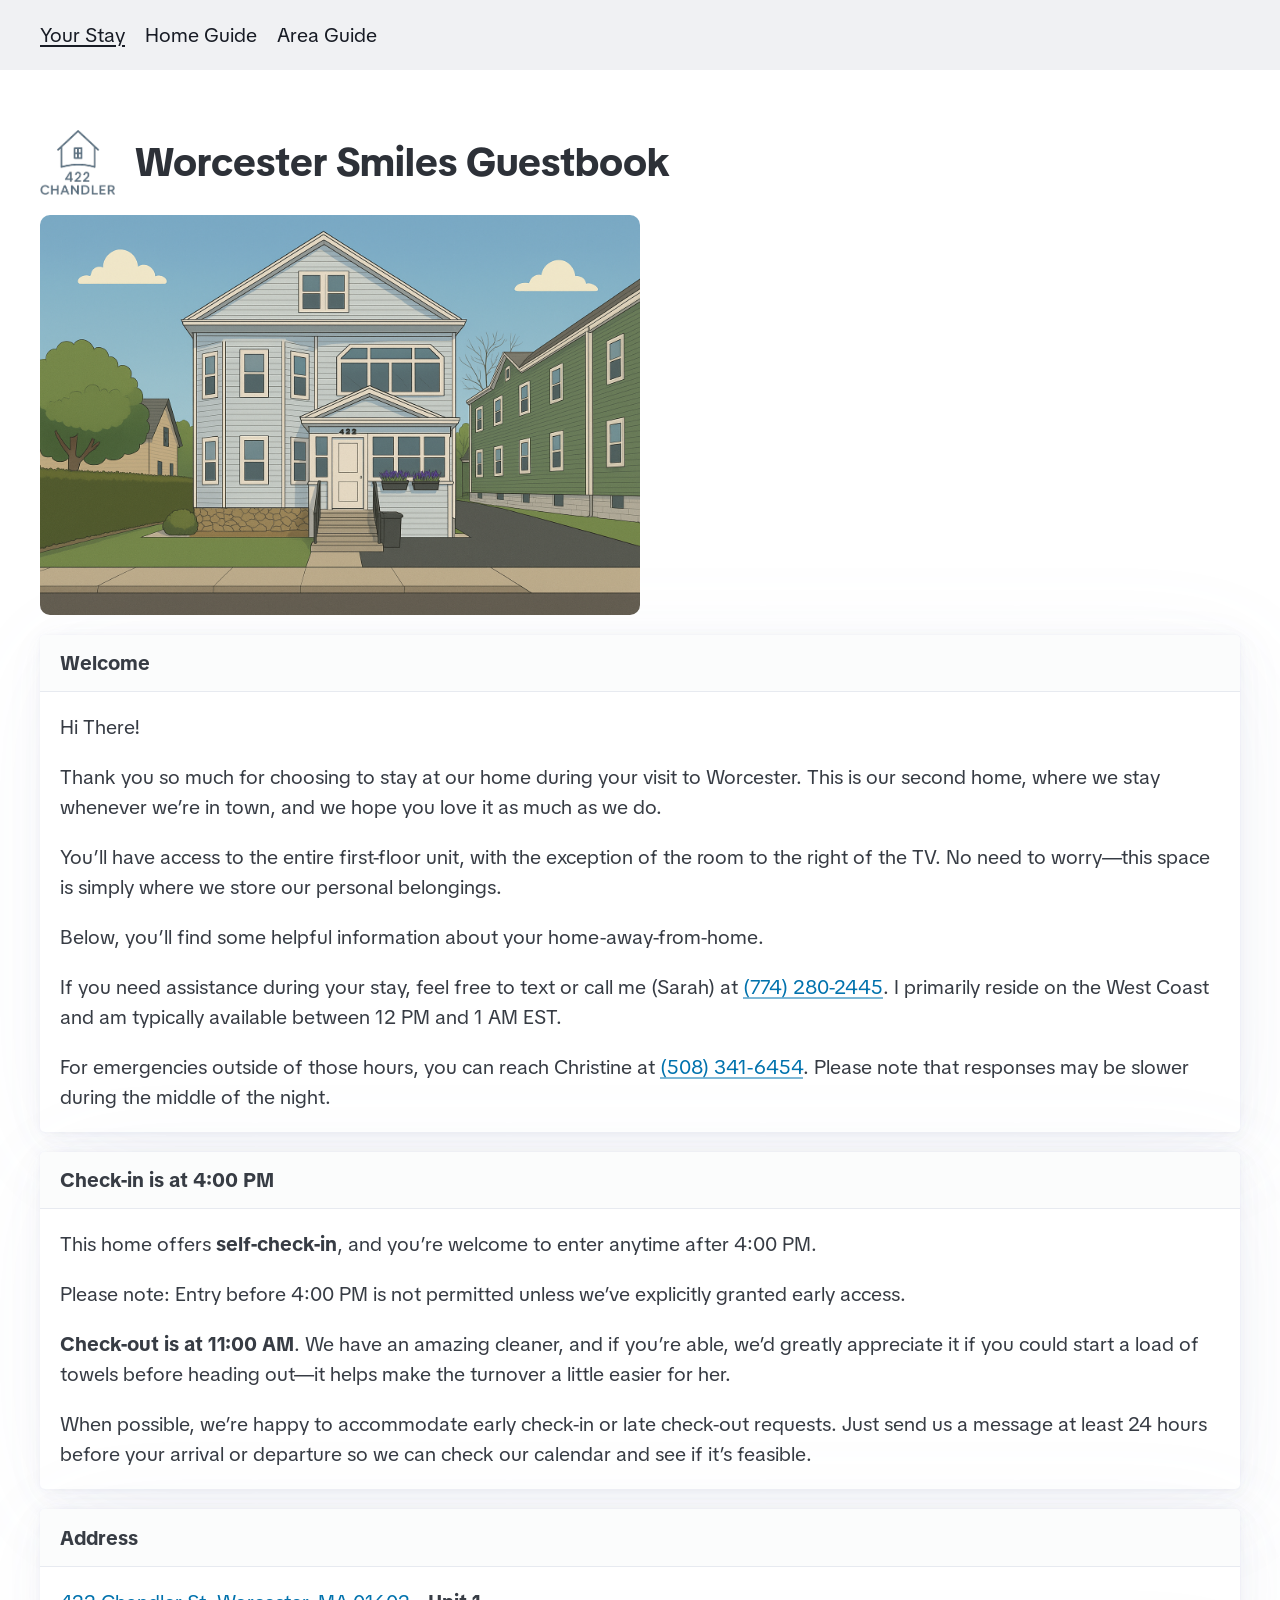
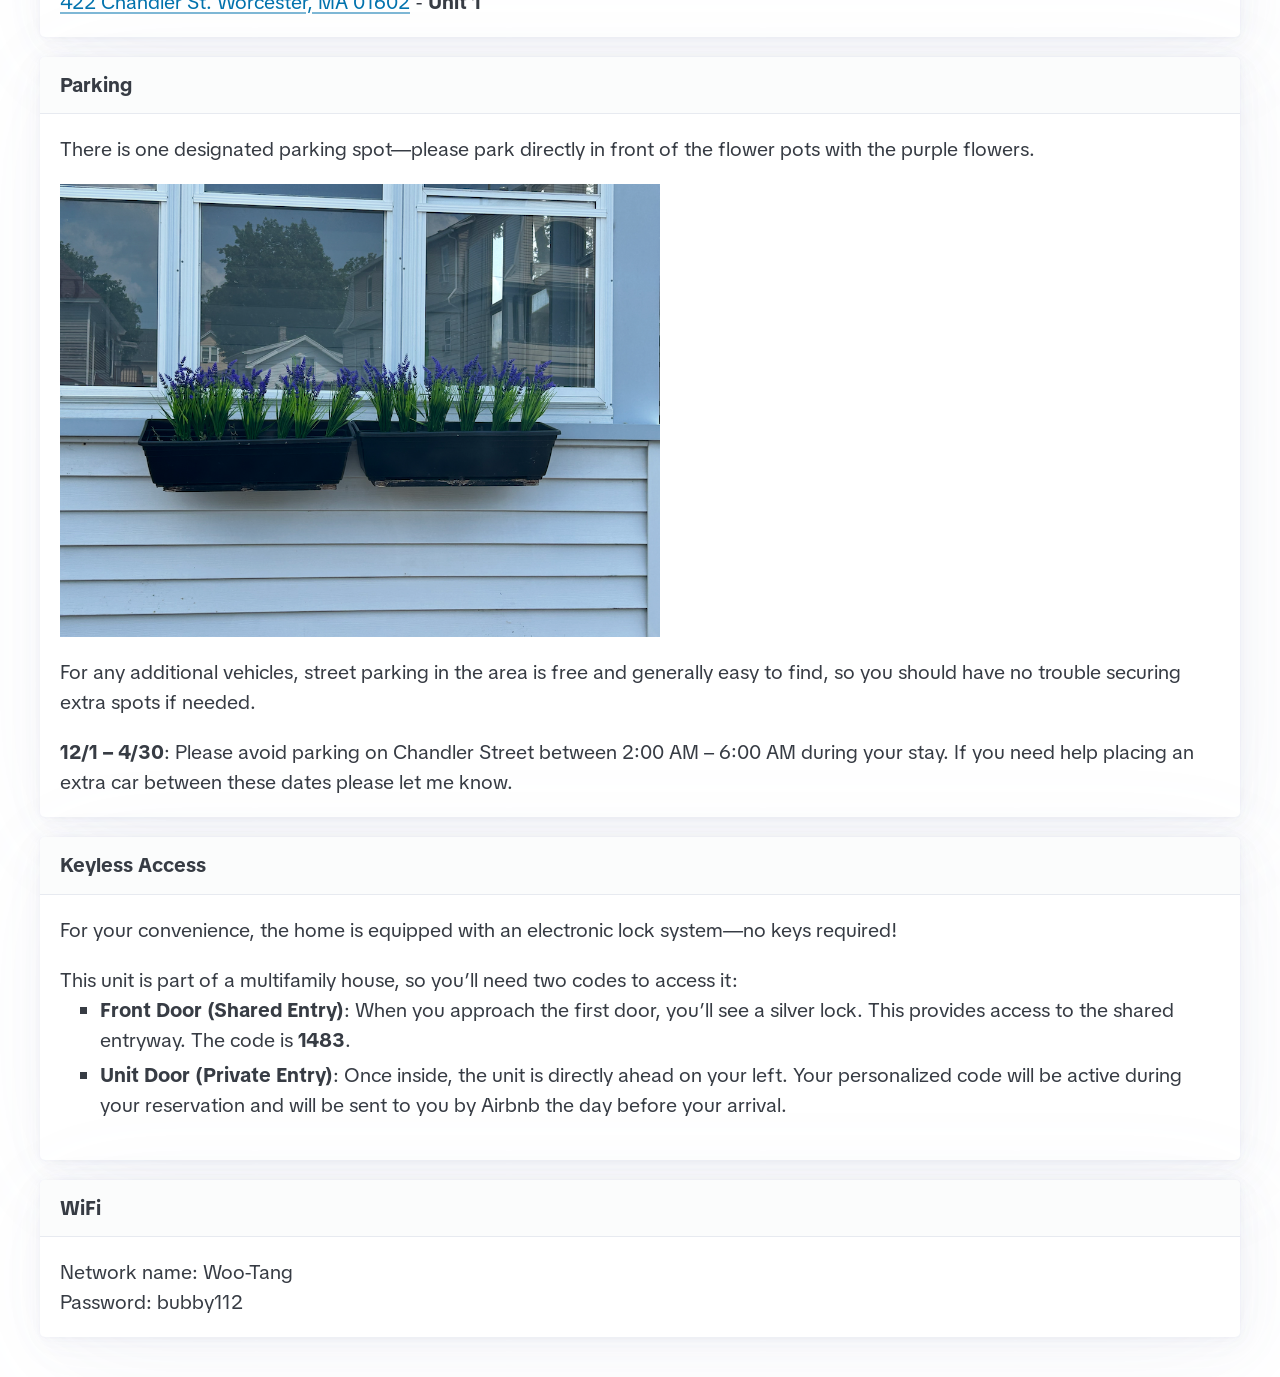
<file: index.html>
<!doctype html>
<html lang="en" data-theme="light">
  <head>
    <meta charset="utf-8" />
    <meta name="viewport" content="width=device-width, initial-scale=1" />

    <title>Worcester Smiles</title>
    <meta name="title" content="Worcester Smiles" />

    <link rel="stylesheet" href="./pico.min.css" />
    <link rel="stylesheet" href="./pico.colors.min.css" />
    <link rel="stylesheet" href="./style/global.css" />
    <link rel="stylesheet" href="./style/index.css" />

    <link rel="preconnect" href="https://fonts.googleapis.com" />
    <link rel="preconnect" href="https://fonts.gstatic.com" crossorigin />
    <link
      href="https://fonts.googleapis.com/css2?family=TikTok+Sans:opsz,wght@12..36,300..900&display=swap"
      rel="stylesheet"
    />
    <link rel="icon" type="image/x-icon" href="./images/favicon.png" />
  </head>
  <body>
    <header class="pico-background-zinc-50">
      <nav class="container">
        <ul>
          <li>
            <a href="./" class="contrast active">Your Stay</a>
          </li>
          <li>
            <a href="home-guide" class="contrast">Home Guide</a>
          </li>
          <li>
            <a href="area-guide" class="contrast">Area Guide</a>
          </li>
        </ul>
      </nav>
    </header>
    <main class="container">
      <section class="title">
        <a href="./">
          <img
            class="logo"
            src="./images/logo.png"
            alt="Worcester Smiles Logo"
          />
        </a>
        <a href="./">
          <h1>Worcester Smiles Guestbook</h1>
        </a>
      </section>

      <section>
        <img class="home" src="./images/home-fixed.png" alt="Home drawing" />
      </section>

      <section>
        <article>
          <header>
            <strong>Welcome</strong>
          </header>
          <p>Hi There!</p>

          <p>
            Thank you so much for choosing to stay at our home during your visit
            to Worcester. This is our second home, where we stay whenever we’re
            in town, and we hope you love it as much as we do.
          </p>

          <p>
            You’ll have access to the entire first-floor unit, with the
            exception of the room to the right of the TV. No need to worry—this
            space is simply where we store our personal belongings.
          </p>

          <p>
            Below, you’ll find some helpful information about your
            home-away-from-home.
          </p>

          <p>
            If you need assistance during your stay, feel free to text or call
            me (Sarah) at
            <a href="tel: (774) 280-2445">(774) 280-2445</a>. I primarily reside
            on the West Coast and am typically available between 12 PM and 1 AM
            EST.
          </p>

          <p>
            For emergencies outside of those hours, you can reach Christine at
            <a href="tel: (508) 341-6454">(508) 341-6454</a>. Please note that
            responses may be slower during the middle of the night.
          </p>
        </article>

        <article>
          <header>
            <strong>Check-in is at 4:00 PM</strong>
          </header>
          <p>
            This home offers <strong>self-check-in</strong>, and you’re welcome
            to enter anytime after 4:00 PM.
          </p>

          <p>
            Please note: Entry before 4:00 PM is not permitted unless we’ve
            explicitly granted early access.
          </p>

          <p>
            <strong>Check-out is at 11:00 AM</strong>. We have an amazing
            cleaner, and if you’re able, we’d greatly appreciate it if you could
            start a load of towels before heading out—it helps make the turnover
            a little easier for her.
          </p>

          <p>
            When possible, we’re happy to accommodate early check-in or late
            check-out requests. Just send us a message at least 24 hours before
            your arrival or departure so we can check our calendar and see if
            it’s feasible.
          </p>
        </article>

        <article>
          <header>
            <strong>Address</strong>
          </header>
          <p>
            <a target="_blank" href="https://maps.app.goo.gl/UMV1MYsTziHJftKr7"
              >422 Chandler St. Worcester, MA 01602</a
            >
            - <strong>Unit 1</strong>
          </p>
        </article>

        <article>
          <header>
            <strong>Parking</strong>
          </header>
          <p>
            There is one designated parking spot—please park directly in front
            of the flower pots with the purple flowers.
          </p>
          <img
            class="plants"
            src="./images/plants.png"
            alt="Potted plants in driveway"
          />
          <p>
            For any additional vehicles, street parking in the area is free and
            generally easy to find, so you should have no trouble securing extra
            spots if needed.
          </p>
          <p>
            <strong>12/1 – 4/30</strong>: Please avoid parking on Chandler
            Street between 2:00 AM – 6:00 AM during your stay. If you need help
            placing an extra car between these dates please let me know.
          </p>
        </article>

        <article>
          <header>
            <strong>Keyless Access</strong>
          </header>
          <p>
            For your convenience, the home is equipped with an electronic lock
            system—no keys required!
          </p>

          <p>
            This unit is part of a multifamily house, so you’ll need two codes
            to access it:
          </p>

          <ul>
            <li>
              <strong>Front Door (Shared Entry)</strong>: When you approach the
              first door, you’ll see a silver lock. This provides access to the
              shared entryway. The code is <strong>1483</strong>.
            </li>
            <li>
              <strong>Unit Door (Private Entry)</strong>: Once inside, the unit
              is directly ahead on your left. Your personalized code will be
              active during your reservation and will be sent to you by Airbnb
              the day before your arrival.
            </li>
          </ul>
        </article>

        <article>
          <header><strong>WiFi</strong></header>

          <p>
            Network name: Woo-Tang <br />
            Password: bubby112
          </p>
        </article>
      </section>
    </main>
  </body>
</html>
</file>
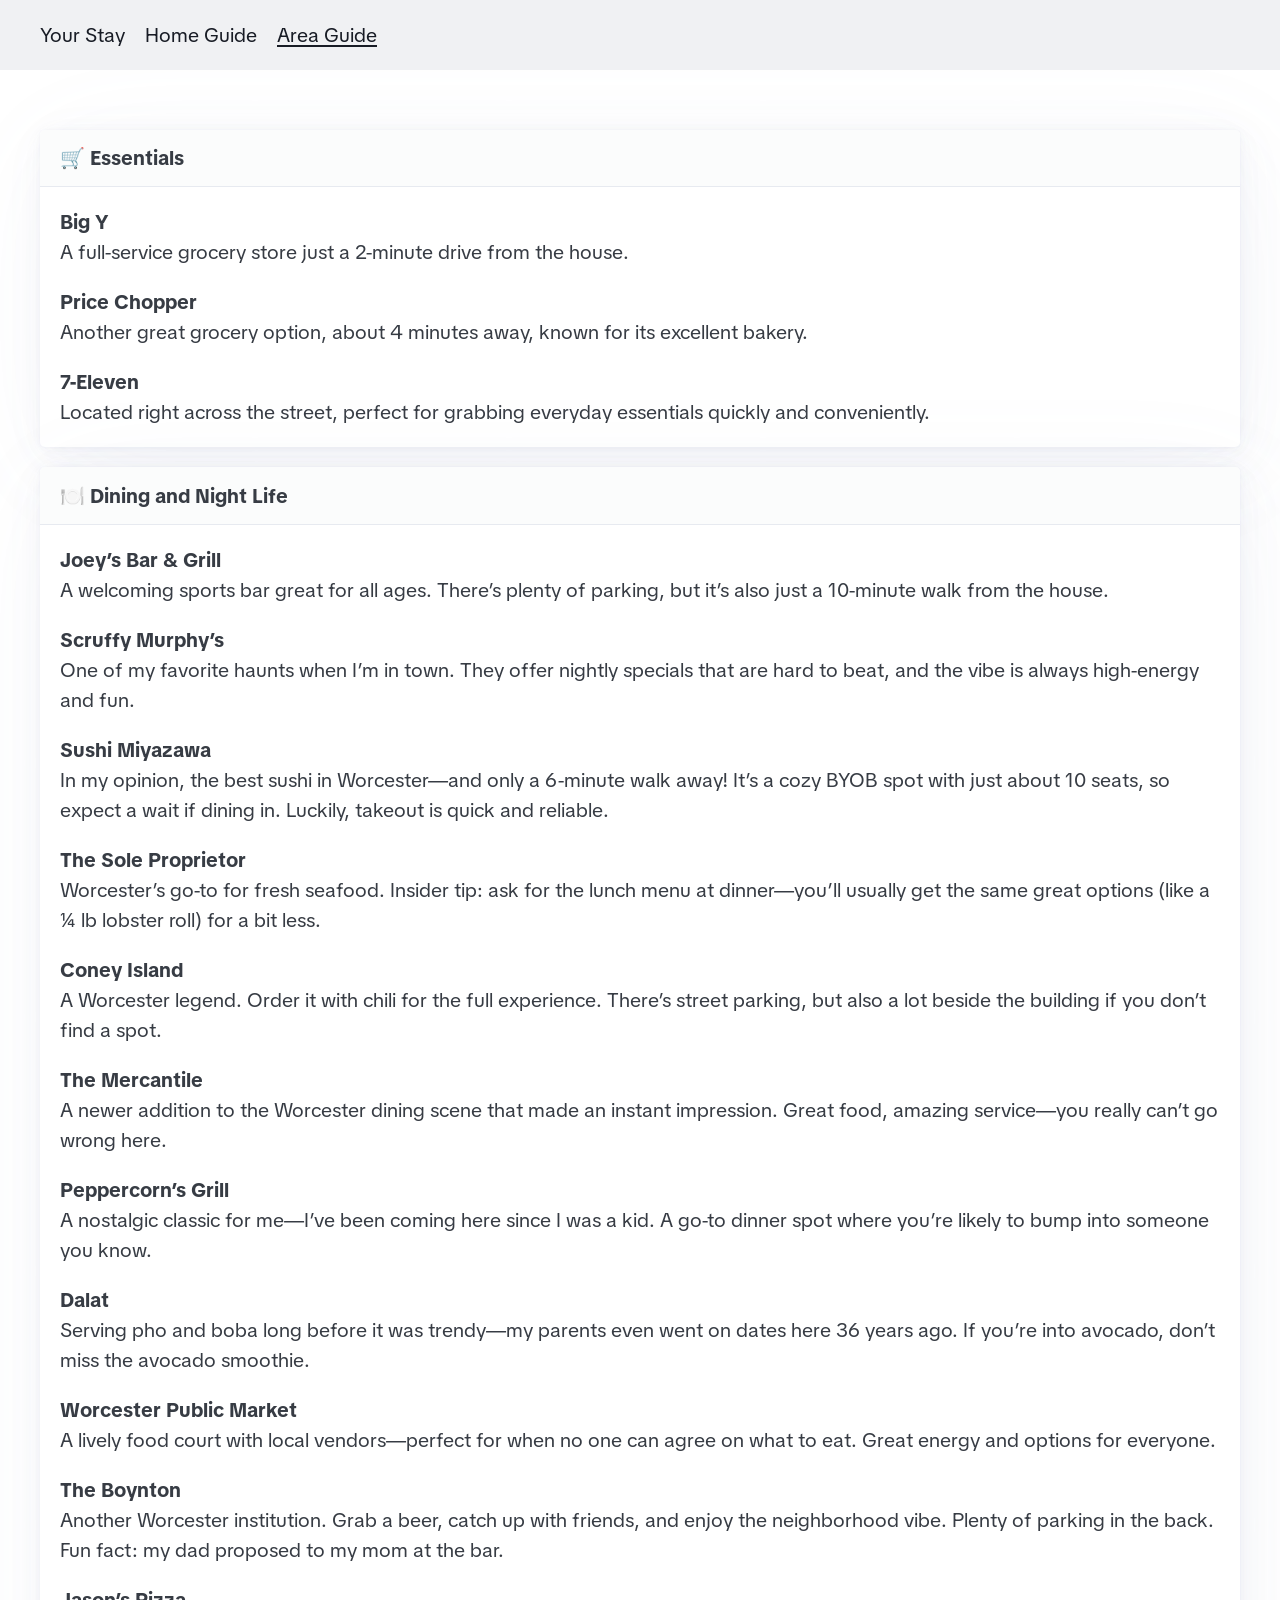
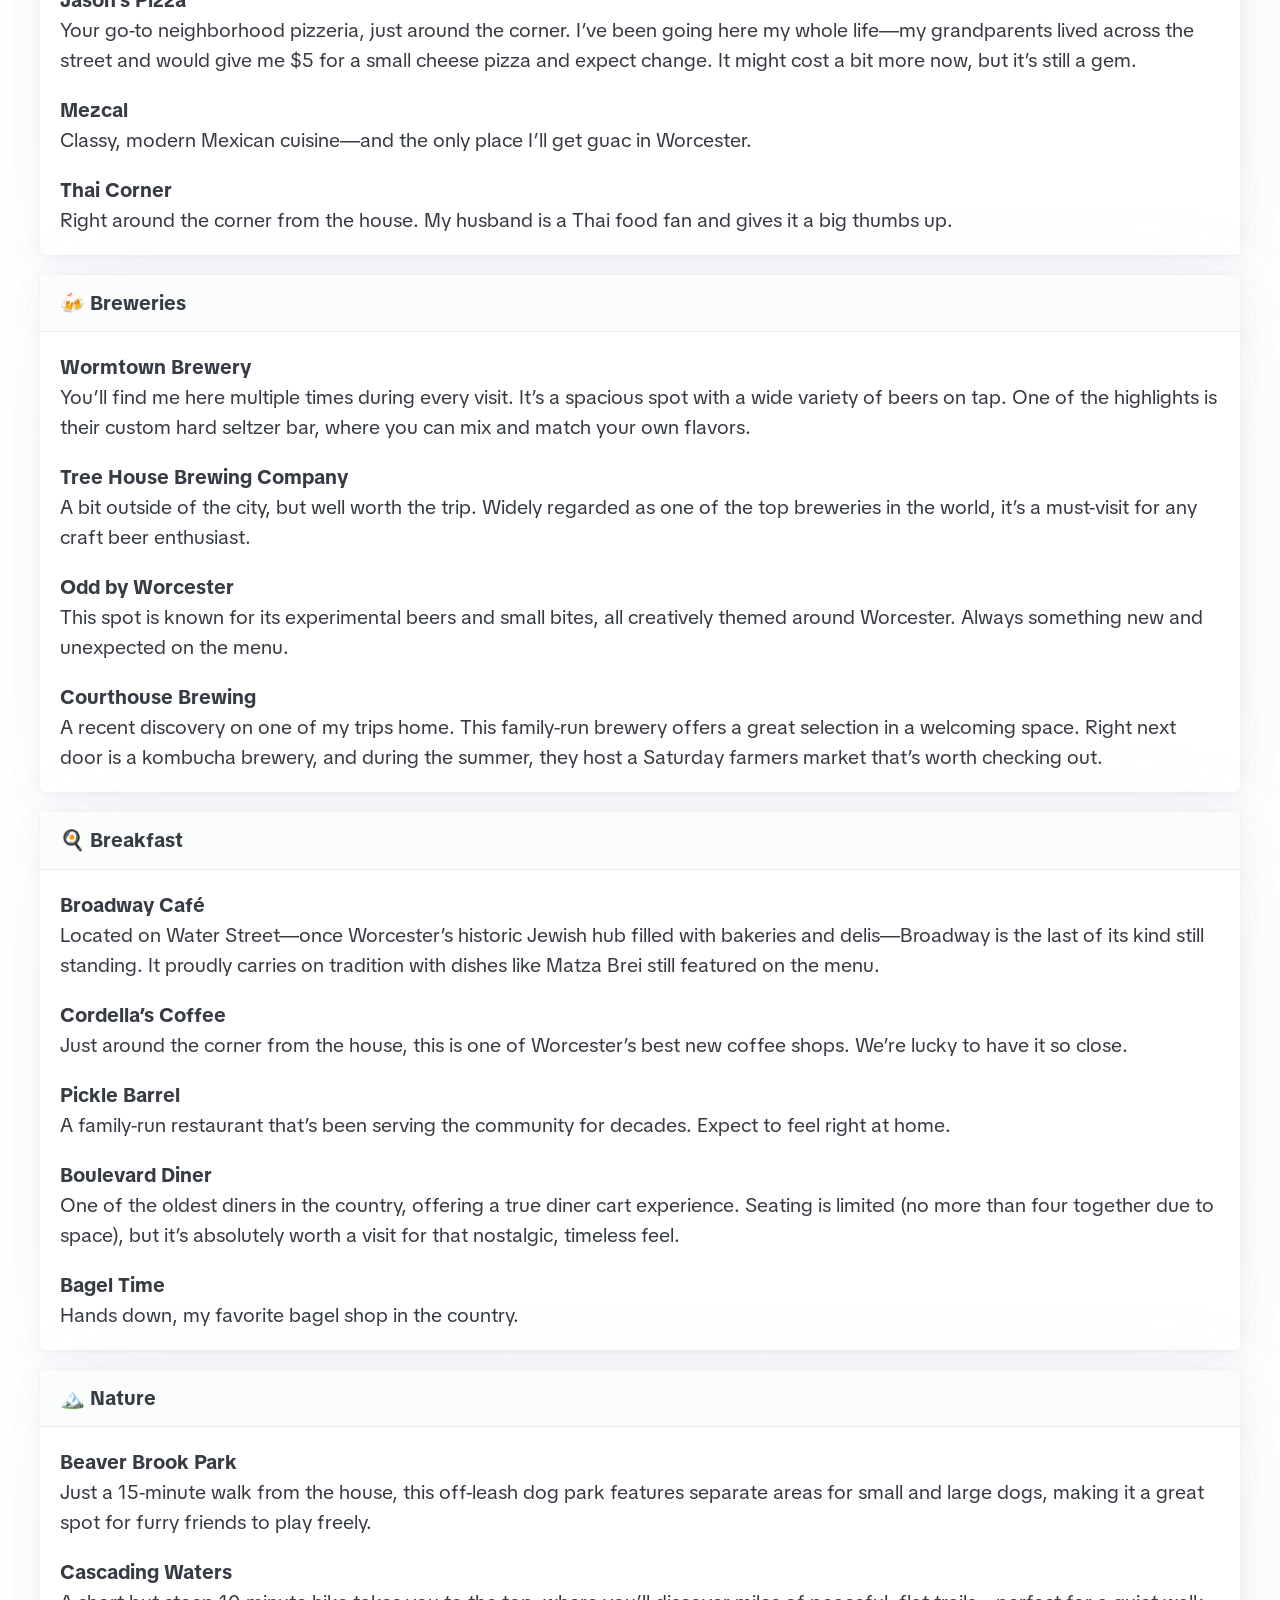
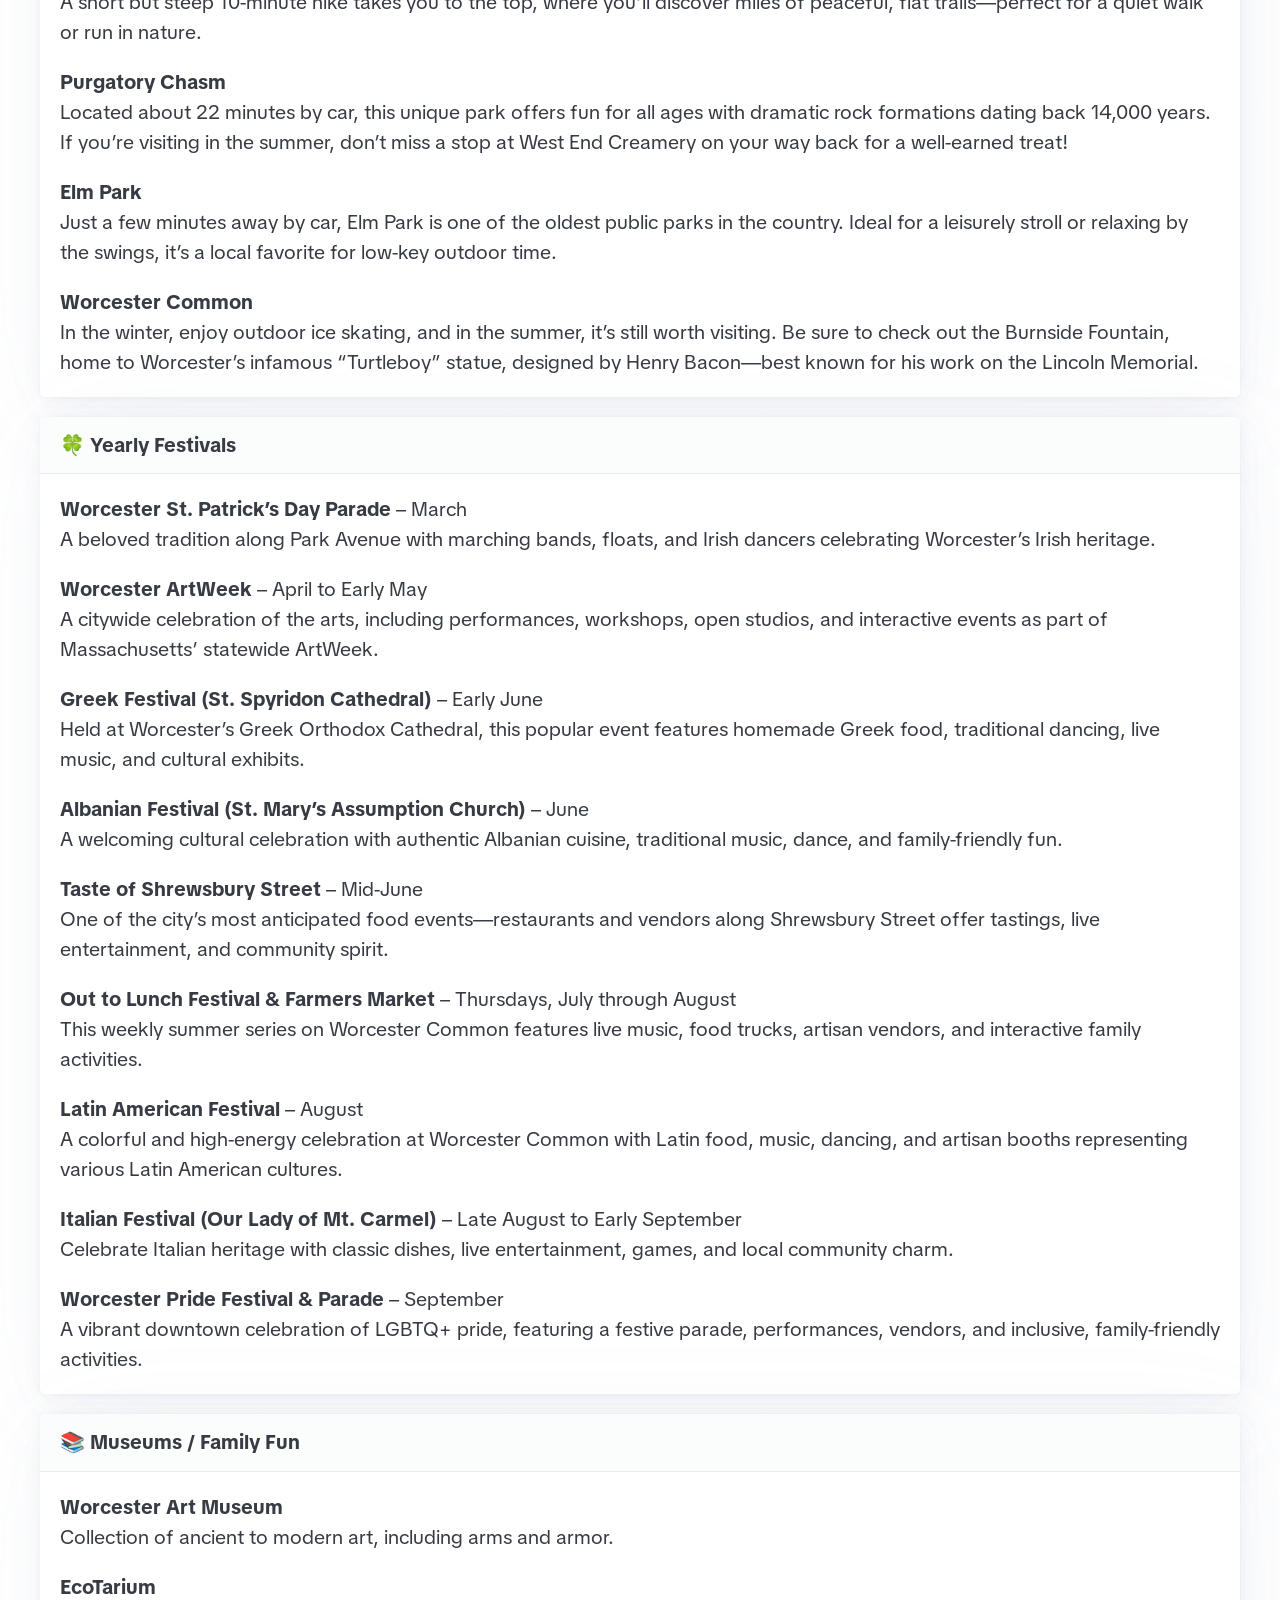
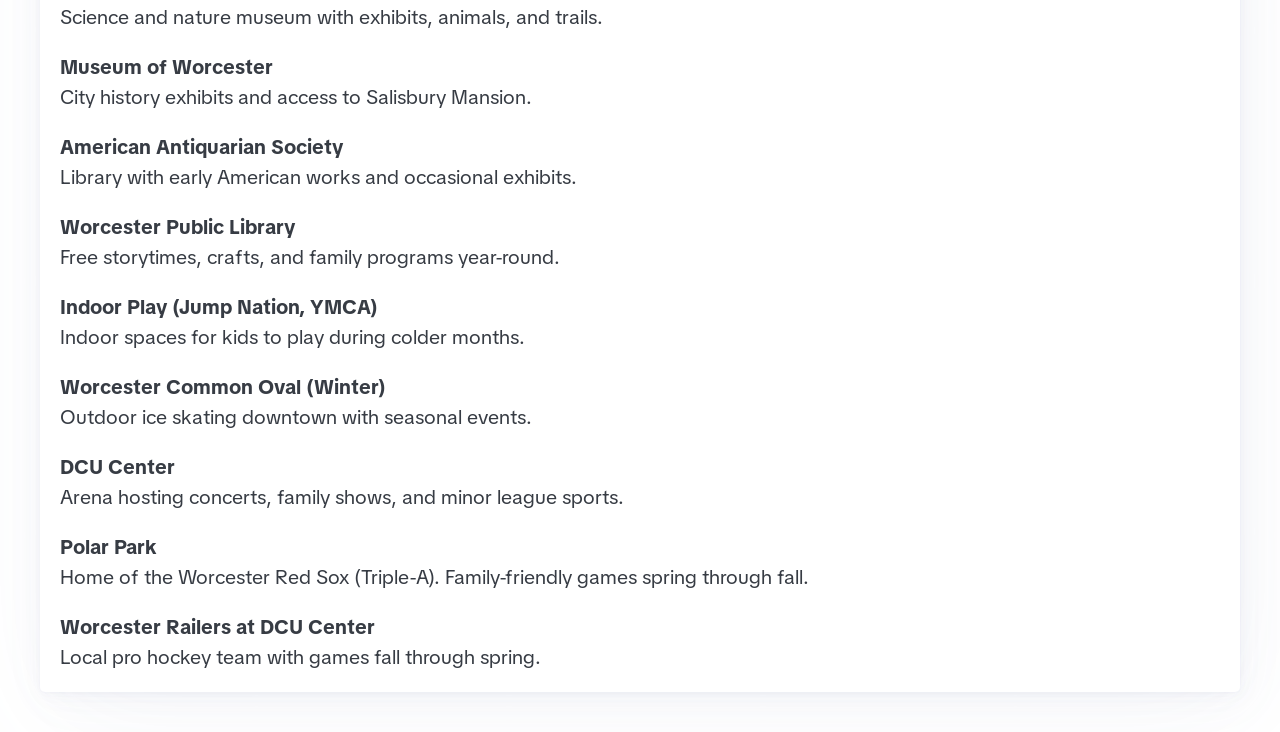
<file: area-guide.html>
<!doctype html>
<html lang="en" data-theme="light">
  <head>
    <meta charset="utf-8" />
    <meta name="viewport" content="width=device-width, initial-scale=1" />

    <title>Worcester Smiles</title>
    <meta name="title" content="Worcester Smiles" />

    <link rel="stylesheet" href="./pico.min.css" />
    <link rel="stylesheet" href="./pico.colors.min.css" />
    <link rel="stylesheet" href="./style/global.css" />

    <link rel="preconnect" href="https://fonts.googleapis.com" />
    <link rel="preconnect" href="https://fonts.gstatic.com" crossorigin />
    <link
      href="https://fonts.googleapis.com/css2?family=TikTok+Sans:opsz,wght@12..36,300..900&display=swap"
      rel="stylesheet"
    />
    <link rel="icon" type="image/x-icon" href="./images/favicon.png" />
  </head>
  <body>
    <header class="pico-background-zinc-50">
      <nav class="container">
        <ul>
          <li>
            <a href="./" class="contrast">Your Stay</a>
          </li>
          <li>
            <a href="home-guide" class="contrast">Home Guide</a>
          </li>
          <li>
            <a href="area-guide" class="contrast active">Area Guide</a>
          </li>
        </ul>
      </nav>
    </header>
    <main class="container">
      <section>
        <article>
          <header>
            <strong>🛒 Essentials</strong>
          </header>
          <p>
            <strong>Big Y</strong>
            <br />
            A full-service grocery store just a 2-minute drive from the house.
          </p>
          <p>
            <strong>Price Chopper</strong>
            <br />
            Another great grocery option, about 4 minutes away, known for its
            excellent bakery.
          </p>
          <p>
            <strong>7-Eleven</strong>
            <br />
            Located right across the street, perfect for grabbing everyday
            essentials quickly and conveniently.
          </p>
        </article>

        <article>
          <header>
            <strong>🍽️ Dining and Night Life</strong>
          </header>

          <p>
            <strong>Joey’s Bar & Grill</strong>
            <br />
            A welcoming sports bar great for all ages. There’s plenty of
            parking, but it’s also just a 10-minute walk from the house.
          </p>

          <p>
            <strong>Scruffy Murphy’s</strong>
            <br />
            One of my favorite haunts when I’m in town. They offer nightly
            specials that are hard to beat, and the vibe is always high-energy
            and fun.
          </p>

          <p>
            <strong>Sushi Miyazawa</strong>
            <br />
            In my opinion, the best sushi in Worcester—and only a 6-minute walk
            away! It’s a cozy BYOB spot with just about 10 seats, so expect a
            wait if dining in. Luckily, takeout is quick and reliable.
          </p>

          <p>
            <strong>The Sole Proprietor</strong>
            <br />
            Worcester’s go-to for fresh seafood. Insider tip: ask for the lunch
            menu at dinner—you’ll usually get the same great options (like a ¼
            lb lobster roll) for a bit less.
          </p>

          <p>
            <strong>Coney Island</strong>
            <br />
            A Worcester legend. Order it with chili for the full experience.
            There’s street parking, but also a lot beside the building if you
            don’t find a spot.
          </p>

          <p>
            <strong>The Mercantile</strong>
            <br />
            A newer addition to the Worcester dining scene that made an instant
            impression. Great food, amazing service—you really can’t go wrong
            here.
          </p>

          <p>
            <strong>Peppercorn’s Grill</strong>
            <br />
            A nostalgic classic for me—I’ve been coming here since I was a kid.
            A go-to dinner spot where you’re likely to bump into someone you
            know.
          </p>

          <p>
            <strong>Dalat</strong><br />
            Serving pho and boba long before it was trendy—my parents even went
            on dates here 36 years ago. If you’re into avocado, don’t miss the
            avocado smoothie.
          </p>

          <p>
            <strong>Worcester Public Market</strong>
            <br />
            A lively food court with local vendors—perfect for when no one can
            agree on what to eat. Great energy and options for everyone.
          </p>

          <p>
            <strong>The Boynton</strong>
            <br />
            Another Worcester institution. Grab a beer, catch up with friends,
            and enjoy the neighborhood vibe. Plenty of parking in the back. Fun
            fact: my dad proposed to my mom at the bar.
          </p>

          <p>
            <strong>Jason’s Pizza</strong>
            <br />
            Your go-to neighborhood pizzeria, just around the corner. I’ve been
            going here my whole life—my grandparents lived across the street and
            would give me $5 for a small cheese pizza and expect change. It
            might cost a bit more now, but it’s still a gem.
          </p>

          <p>
            <strong>Mezcal</strong>
            <br />
            Classy, modern Mexican cuisine—and the only place I’ll get guac in
            Worcester.
          </p>

          <p>
            <strong>Thai Corner</strong>
            <br />
            Right around the corner from the house. My husband is a Thai food
            fan and gives it a big thumbs up.
          </p>
        </article>

        <article>
          <header>
            <strong>🍻 Breweries</strong>
          </header>
          <p>
            <strong>Wormtown Brewery</strong>
            <br />
            You’ll find me here multiple times during every visit. It’s a
            spacious spot with a wide variety of beers on tap. One of the
            highlights is their custom hard seltzer bar, where you can mix and
            match your own flavors.
          </p>

          <p>
            <strong>Tree House Brewing Company</strong>
            <br />
            A bit outside of the city, but well worth the trip. Widely regarded
            as one of the top breweries in the world, it’s a must-visit for any
            craft beer enthusiast.
          </p>

          <p>
            <strong>Odd by Worcester</strong>
            <br />
            This spot is known for its experimental beers and small bites, all
            creatively themed around Worcester. Always something new and
            unexpected on the menu.
          </p>

          <p>
            <strong>Courthouse Brewing</strong>
            <br />
            A recent discovery on one of my trips home. This family-run brewery
            offers a great selection in a welcoming space. Right next door is a
            kombucha brewery, and during the summer, they host a Saturday
            farmers market that’s worth checking out.
          </p>
        </article>

        <article>
          <header>
            <strong>🍳 Breakfast</strong>
          </header>
          <p>
            <strong>Broadway Café</strong>
            <br />
            Located on Water Street—once Worcester’s historic Jewish hub filled
            with bakeries and delis—Broadway is the last of its kind still
            standing. It proudly carries on tradition with dishes like Matza
            Brei still featured on the menu.
          </p>

          <p>
            <strong>Cordella’s Coffee</strong>
            <br />
            Just around the corner from the house, this is one of Worcester’s
            best new coffee shops. We’re lucky to have it so close.
          </p>

          <p>
            <strong>Pickle Barrel</strong>
            <br />
            A family-run restaurant that’s been serving the community for
            decades. Expect to feel right at home.
          </p>

          <p>
            <strong>Boulevard Diner</strong>
            <br />
            One of the oldest diners in the country, offering a true diner cart
            experience. Seating is limited (no more than four together due to
            space), but it’s absolutely worth a visit for that nostalgic,
            timeless feel.
          </p>

          <p>
            <strong>Bagel Time</strong>
            <br />
            Hands down, my favorite bagel shop in the country.
          </p>
        </article>

        <article>
          <header>
            <strong>🏔️ Nature</strong>
          </header>
          <p>
            <strong>Beaver Brook Park</strong>
            <br />
            Just a 15-minute walk from the house, this off-leash dog park
            features separate areas for small and large dogs, making it a great
            spot for furry friends to play freely.
          </p>

          <p>
            <strong>Cascading Waters</strong>
            <br />
            A short but steep 10-minute hike takes you to the top, where you’ll
            discover miles of peaceful, flat trails—perfect for a quiet walk or
            run in nature.
          </p>

          <p>
            <strong>Purgatory Chasm</strong>
            <br />
            Located about 22 minutes by car, this unique park offers fun for all
            ages with dramatic rock formations dating back 14,000 years. If
            you’re visiting in the summer, don’t miss a stop at West End
            Creamery on your way back for a well-earned treat!
          </p>

          <p>
            <strong>Elm Park</strong>
            <br />
            Just a few minutes away by car, Elm Park is one of the oldest public
            parks in the country. Ideal for a leisurely stroll or relaxing by
            the swings, it’s a local favorite for low-key outdoor time.
          </p>

          <p>
            <strong>Worcester Common</strong>
            <br />
            In the winter, enjoy outdoor ice skating, and in the summer, it’s
            still worth visiting. Be sure to check out the Burnside Fountain,
            home to Worcester’s infamous “Turtleboy” statue, designed by Henry
            Bacon—best known for his work on the Lincoln Memorial.
          </p>
        </article>

        <article>
          <header>
            <strong>🍀 Yearly Festivals </strong>
          </header>
          <p>
            <strong>Worcester St. Patrick’s Day Parade</strong> – March
            <br />
            A beloved tradition along Park Avenue with marching bands, floats,
            and Irish dancers celebrating Worcester’s Irish heritage.
          </p>

          <p>
            <strong>Worcester ArtWeek</strong> – April to Early May
            <br />
            A citywide celebration of the arts, including performances,
            workshops, open studios, and interactive events as part of
            Massachusetts’ statewide ArtWeek.
          </p>

          <p>
            <strong>Greek Festival (St. Spyridon Cathedral)</strong> – Early
            June
            <br />
            Held at Worcester’s Greek Orthodox Cathedral, this popular event
            features homemade Greek food, traditional dancing, live music, and
            cultural exhibits.
          </p>

          <p>
            <strong>Albanian Festival (St. Mary’s Assumption Church)</strong> –
            June
            <br />
            A welcoming cultural celebration with authentic Albanian cuisine,
            traditional music, dance, and family-friendly fun.
          </p>

          <p>
            <strong>Taste of Shrewsbury Street</strong> – Mid-June
            <br />
            One of the city’s most anticipated food events—restaurants and
            vendors along Shrewsbury Street offer tastings, live entertainment,
            and community spirit.
          </p>

          <p>
            <strong>Out to Lunch Festival & Farmers Market</strong> – Thursdays,
            July through August
            <br />
            This weekly summer series on Worcester Common features live music,
            food trucks, artisan vendors, and interactive family activities.
          </p>

          <p>
            <strong>Latin American Festival</strong> – August
            <br />
            A colorful and high-energy celebration at Worcester Common with
            Latin food, music, dancing, and artisan booths representing various
            Latin American cultures.
          </p>

          <p>
            <strong>Italian Festival (Our Lady of Mt. Carmel)</strong> – Late
            August to Early September
            <br />
            Celebrate Italian heritage with classic dishes, live entertainment,
            games, and local community charm.
          </p>

          <p>
            <strong>Worcester Pride Festival & Parade</strong> – September
            <br />
            A vibrant downtown celebration of LGBTQ+ pride, featuring a festive
            parade, performances, vendors, and inclusive, family-friendly
            activities.
          </p>
        </article>

        <article>
          <header>
            <strong>📚 Museums / Family Fun</strong>
          </header>
          <p>
            <strong>Worcester Art Museum</strong>
            <br />
            Collection of ancient to modern art, including arms and armor.
          </p>

          <p>
            <strong>EcoTarium</strong>
            <br />
            Science and nature museum with exhibits, animals, and trails.
          </p>

          <p>
            <strong>Museum of Worcester</strong>
            <br />
            City history exhibits and access to Salisbury Mansion.
          </p>

          <p>
            <strong>American Antiquarian Society</strong>
            <br />
            Library with early American works and occasional exhibits.
          </p>

          <p>
            <strong>Worcester Public Library</strong>
            <br />
            Free storytimes, crafts, and family programs year-round.
          </p>

          <p>
            <strong>Indoor Play (Jump Nation, YMCA)</strong>
            <br />
            Indoor spaces for kids to play during colder months.
          </p>

          <p>
            <strong>Worcester Common Oval (Winter)</strong>
            <br />
            Outdoor ice skating downtown with seasonal events.
          </p>

          <p>
            <strong>DCU Center</strong>
            <br />
            Arena hosting concerts, family shows, and minor league sports.
          </p>

          <p>
            <strong>Polar Park</strong>
            <br />
            Home of the Worcester Red Sox (Triple-A). Family-friendly games
            spring through fall.
          </p>

          <p>
            <strong>Worcester Railers at DCU Center</strong>
            <br />
            Local pro hockey team with games fall through spring.
          </p>
        </article>
      </section>
    </main>
  </body>
</html>
</file>
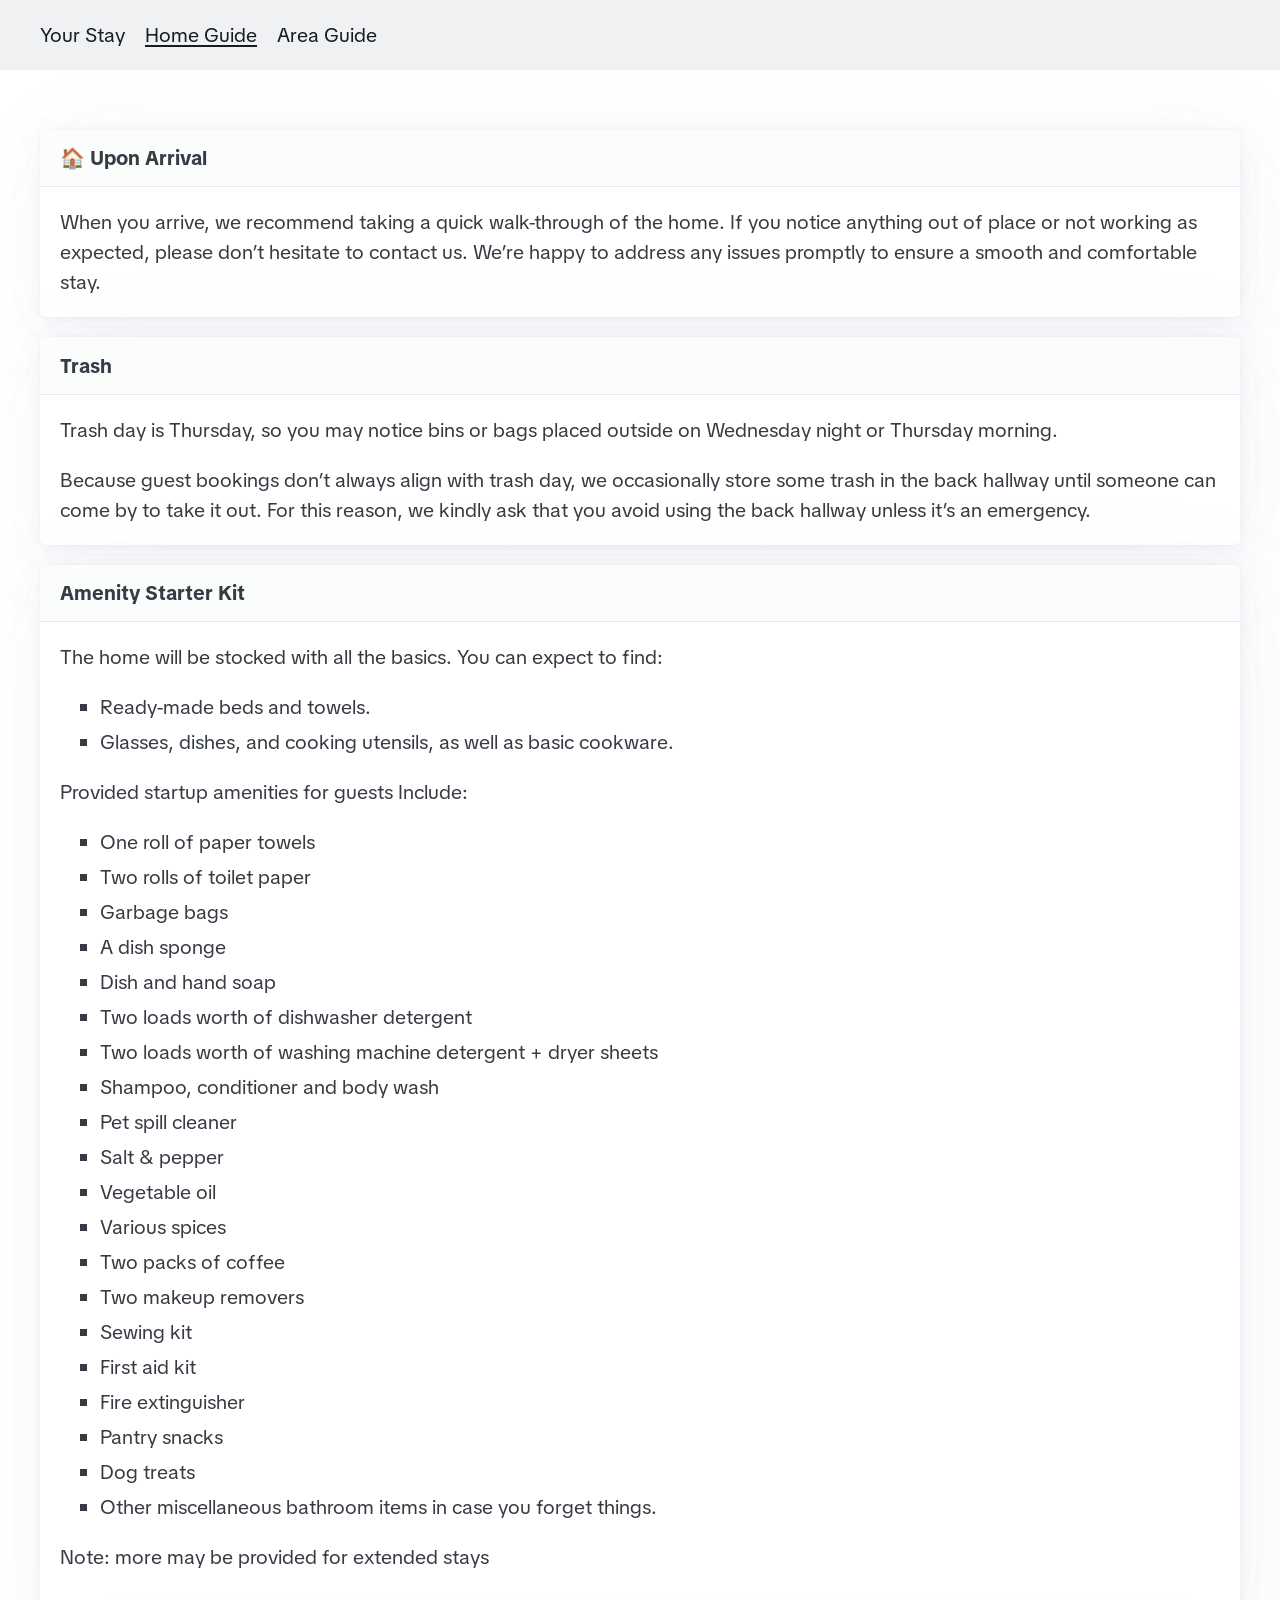
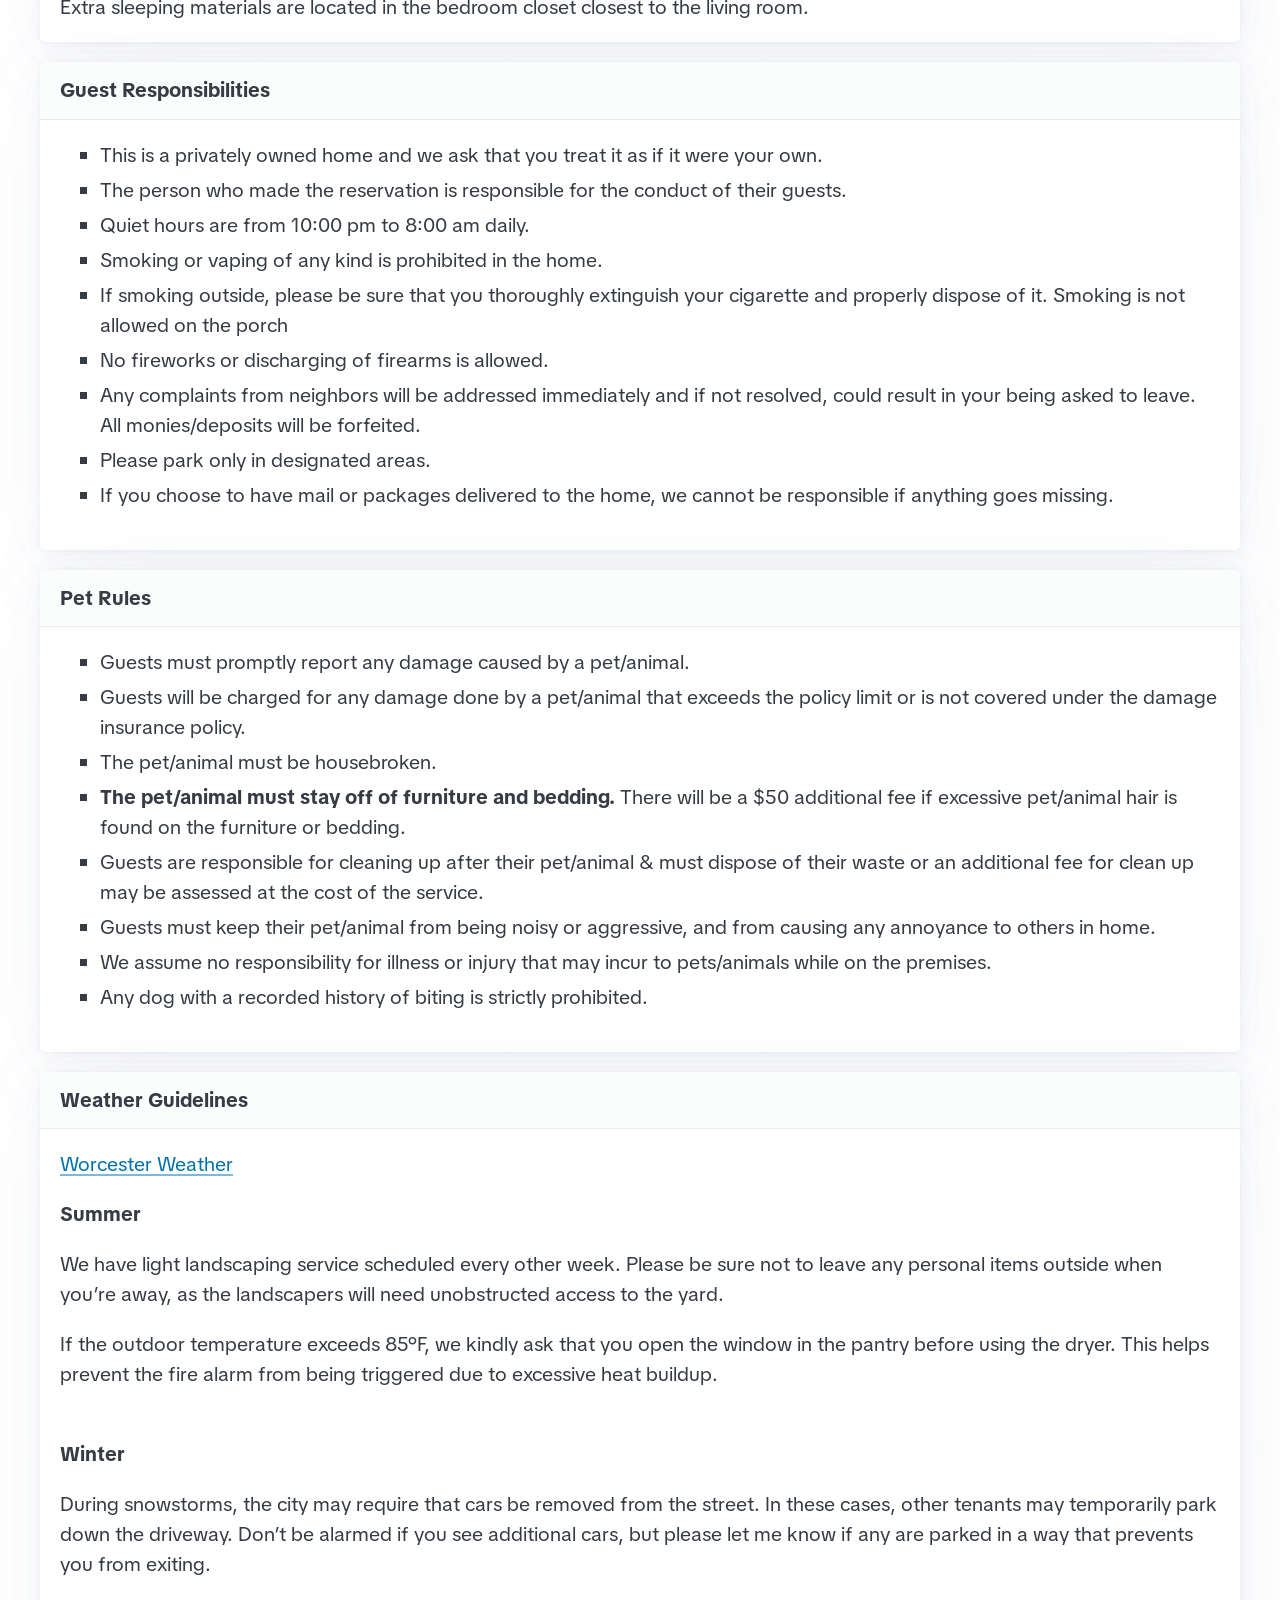
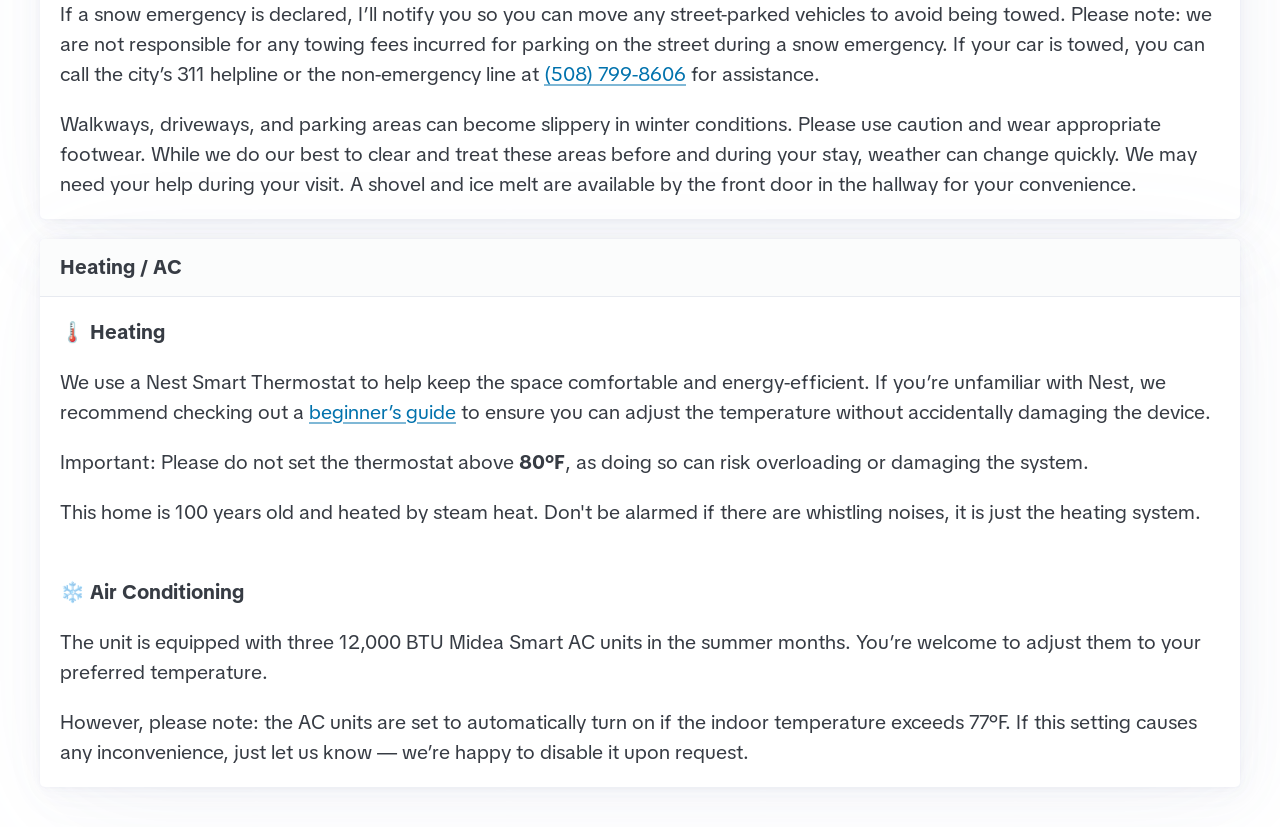
<file: home-guide.html>
<!doctype html>
<html lang="en" data-theme="light">
  <head>
    <meta charset="utf-8" />
    <meta name="viewport" content="width=device-width, initial-scale=1" />

    <title>Worcester Smiles</title>
    <meta name="title" content="Worcester Smiles" />

    <link rel="stylesheet" href="./pico.min.css" />
    <link rel="stylesheet" href="./pico.colors.min.css" />
    <link rel="stylesheet" href="./style/global.css" />

    <link rel="preconnect" href="https://fonts.googleapis.com" />
    <link rel="preconnect" href="https://fonts.gstatic.com" crossorigin />
    <link
      href="https://fonts.googleapis.com/css2?family=TikTok+Sans:opsz,wght@12..36,300..900&display=swap"
      rel="stylesheet"
    />
    <link rel="icon" type="image/x-icon" href="./images/favicon.png" />
  </head>
  <body>
    <header class="pico-background-zinc-50">
      <nav class="container">
        <ul>
          <li>
            <a href="./" class="contrast">Your Stay</a>
          </li>
          <li>
            <a href="home-guide" class="contrast active">Home Guide</a>
          </li>
          <li>
            <a href="area-guide" class="contrast">Area Guide</a>
          </li>
        </ul>
      </nav>
    </header>
    <main class="container">
      <section>
        <article>
          <header>
            <strong>🏠 Upon Arrival</strong>
          </header>
          <p>
            When you arrive, we recommend taking a quick walk-through of the
            home. If you notice anything out of place or not working as
            expected, please don’t hesitate to contact us. We’re happy to
            address any issues promptly to ensure a smooth and comfortable stay.
          </p>
        </article>

        <article>
          <header>
            <strong>Trash</strong>
          </header>
          <p>
            Trash day is Thursday, so you may notice bins or bags placed outside
            on Wednesday night or Thursday morning.
          </p>

          <p>
            Because guest bookings don’t always align with trash day, we
            occasionally store some trash in the back hallway until someone can
            come by to take it out. For this reason, we kindly ask that you
            avoid using the back hallway unless it’s an emergency.
          </p>
        </article>

        <article>
          <header>
            <strong>Amenity Starter Kit</strong>
          </header>
          <p>
            The home will be stocked with all the basics. You can expect to
            find:
          </p>
          <ul>
            <li>Ready-made beds and towels.</li>
            <li>
              Glasses, dishes, and cooking utensils, as well as basic cookware.
            </li>
          </ul>

          <p>Provided startup amenities for guests Include:</p>
          <ul>
            <li>One roll of paper towels</li>
            <li>Two rolls of toilet paper</li>
            <li>Garbage bags</li>
            <li>A dish sponge</li>
            <li>Dish and hand soap</li>
            <li>Two loads worth of dishwasher detergent</li>
            <li>Two loads worth of washing machine detergent + dryer sheets</li>
            <li>Shampoo, conditioner and body wash</li>
            <li>Pet spill cleaner</li>
            <li>Salt & pepper</li>
            <li>Vegetable oil</li>
            <li>Various spices</li>
            <li>Two packs of coffee</li>
            <li>Two makeup removers</li>
            <li>Sewing kit</li>
            <li>First aid kit</li>
            <li>Fire extinguisher</li>
            <li>Pantry snacks</li>
            <li>Dog treats</li>
            <li>
              Other miscellaneous bathroom items in case you forget things.
            </li>
          </ul>

          <p>Note: more may be provided for extended stays</p>

          <p>
            Extra sleeping materials are located in the bedroom closet closest
            to the living room.
          </p>
        </article>

        <article>
          <header>
            <strong>Guest Responsibilities</strong>
          </header>
          <ul>
            <li>
              This is a privately owned home and we ask that you treat it as if
              it were your own.
            </li>
            <li>
              The person who made the reservation is responsible for the conduct
              of their guests.
            </li>
            <li>Quiet hours are from 10:00 pm to 8:00 am daily.</li>
            <li>Smoking or vaping of any kind is prohibited in the home.</li>
            <li>
              If smoking outside, please be sure that you thoroughly extinguish
              your cigarette and properly dispose of it. Smoking is not allowed
              on the porch
            </li>
            <li>No fireworks or discharging of firearms is allowed.</li>
            <li>
              Any complaints from neighbors will be addressed immediately and if
              not resolved, could result in your being asked to leave. All
              monies/deposits will be forfeited.
            </li>
            <li>Please park only in designated areas.</li>
            <li>
              If you choose to have mail or packages delivered to the home, we
              cannot be responsible if anything goes missing.
            </li>
          </ul>
        </article>

        <article>
          <header>
            <strong>Pet Rules</strong>
          </header>
          <ul>
            <li>
              Guests must promptly report any damage caused by a pet/animal.
            </li>
            <li>
              Guests will be charged for any damage done by a pet/animal that
              exceeds the policy limit or is not covered under the damage
              insurance policy.
            </li>
            <li>The pet/animal must be housebroken.</li>
            <li>
              <strong
                >The pet/animal must stay off of furniture and bedding.</strong
              >
              There will be a $50 additional fee if excessive pet/animal hair is
              found on the furniture or bedding.
            </li>
            <li>
              Guests are responsible for cleaning up after their pet/animal &
              must dispose of their waste or an additional fee for clean up may
              be assessed at the cost of the service.
            </li>
            <li>
              Guests must keep their pet/animal from being noisy or aggressive,
              and from causing any annoyance to others in home.
            </li>
            <li>
              We assume no responsibility for illness or injury that may incur
              to pets/animals while on the premises.
            </li>
            <li>
              Any dog with a recorded history of biting is strictly prohibited.
            </li>
          </ul>
        </article>

        <article>
          <header><strong>Weather Guidelines</strong></header>

          <p>
            <a
              class="weatherwidget-io"
              href="https://forecast7.com/en/42d26n71d80/worcester/?unit=us"
              data-label_1="Worcester"
              data-label_2="Weather"
              data-theme="original"
              >Worcester Weather</a
            >
            <script>
              !(function (d, s, id) {
                var js,
                  fjs = d.getElementsByTagName(s)[0];
                if (!d.getElementById(id)) {
                  js = d.createElement(s);
                  js.id = id;
                  js.src = "https://weatherwidget.io/js/widget.min.js";
                  fjs.parentNode.insertBefore(js, fjs);
                }
              })(document, "script", "weatherwidget-io-js");
            </script>
          </p>

          <p><strong>Summer</strong></p>
          <p>
            We have light landscaping service scheduled every other week. Please
            be sure not to leave any personal items outside when you’re away, as
            the landscapers will need unobstructed access to the yard.
          </p>
          <p>
            If the outdoor temperature exceeds 85°F, we kindly ask that you open
            the window in the pantry before using the dryer. This helps prevent
            the fire alarm from being triggered due to excessive heat buildup.
          </p>

          <br />
          <p><strong>Winter</strong></p>

          <p>
            During snowstorms, the city may require that cars be removed from
            the street. In these cases, other tenants may temporarily park down
            the driveway. Don’t be alarmed if you see additional cars, but
            please let me know if any are parked in a way that prevents you from
            exiting.
          </p>
          <p>
            If a snow emergency is declared, I’ll notify you so you can move any
            street-parked vehicles to avoid being towed. Please note: we are not
            responsible for any towing fees incurred for parking on the street
            during a snow emergency. If your car is towed, you can call the
            city’s 311 helpline or the non-emergency line at
            <a href="tel: (508) 799-8606"> (508) 799-8606</a> for assistance.
          </p>
          <p>
            Walkways, driveways, and parking areas can become slippery in winter
            conditions. Please use caution and wear appropriate footwear. While
            we do our best to clear and treat these areas before and during your
            stay, weather can change quickly. We may need your help during your
            visit. A shovel and ice melt are available by the front door in the
            hallway for your convenience.
          </p>
        </article>

        <article>
          <header><strong>Heating / AC</strong></header>

          <p><strong>🌡️ Heating</strong></p>
          <p>
            We use a Nest Smart Thermostat to help keep the space comfortable
            and energy-efficient. If you’re unfamiliar with Nest, we recommend
            checking out a
            <a
              href="https://support.google.com/googlenest/answer/9248184?hl=en"
              target="_blank"
              >beginner’s guide</a
            >
            to ensure you can adjust the temperature without accidentally
            damaging the device.
          </p>
          <p>
            Important: Please do not set the thermostat above
            <strong>80°F</strong>, as doing so can risk overloading or damaging
            the system.
          </p>
          <p>
            This home is 100 years old and heated by steam heat. Don't be
            alarmed if there are whistling noises, it is just the heating
            system.
          </p>

          <br />
          <p><strong>❄️ Air Conditioning</strong></p>

          <p>
            The unit is equipped with three 12,000 BTU Midea Smart AC units in
            the summer months. You’re welcome to adjust them to your preferred
            temperature.
          </p>

          <p>
            However, please note: the AC units are set to automatically turn on
            if the indoor temperature exceeds 77°F. If this setting causes any
            inconvenience, just let us know — we’re happy to disable it upon
            request.
          </p>
        </article>
      </section>
    </main>
  </body>
</html>
</file>
<file: style/global.css>
body,
div,
p,
span,
h1,
h2,
h3,
h4,
a {
  font-family: "TikTok Sans", sans-serif;
  font-optical-sizing: auto;
  font-style: normal;
  font-variation-settings:
    "slnt" 0,
    "wdth" 100;
}

body > header {
  position: sticky;
  top: 0;
  z-index: 1;
  overflow: hidden;
  padding: 0;
  backdrop-filter: blur(10px);

  nav ul li a.active {
    text-decoration: underline;
  }
}

main {
  margin-top: 2rem;

  p:last-of-type {
    margin-bottom: 0;
  }
}
</file>
<file: style/index.css>
main {
  section.title {
    display: flex;
    align-items: center;
    gap: 1rem;

    a {
      text-decoration: none;
      color: inherit;
    }

    img.logo {
      width: 75px;
    }

    h1 {
      margin: 0;
    }
  }

  img.home {
    max-height: 400px;
    border-radius: 0.5rem;
  }

  img.plants {
    width: 600px;
    max-width: 100%;
    margin-bottom: 1rem;
  }
}
</file>
<file: pico.min.css>
@charset "UTF-8";/*!
 * Pico CSS ✨ v2.1.1 (https://picocss.com)
 * Copyright 2019-2025 - Licensed under MIT
 */:host,:root{--pico-font-family-emoji:"Apple Color Emoji","Segoe UI Emoji","Segoe UI Symbol","Noto Color Emoji";--pico-font-family-sans-serif:system-ui,"Segoe UI",Roboto,Oxygen,Ubuntu,Cantarell,Helvetica,Arial,"Helvetica Neue",sans-serif,var(--pico-font-family-emoji);--pico-font-family-monospace:ui-monospace,SFMono-Regular,"SF Mono",Menlo,Consolas,"Liberation Mono",monospace,var(--pico-font-family-emoji);--pico-font-family:var(--pico-font-family-sans-serif);--pico-line-height:1.5;--pico-font-weight:400;--pico-font-size:100%;--pico-text-underline-offset:0.1rem;--pico-border-radius:0.25rem;--pico-border-width:0.0625rem;--pico-outline-width:0.125rem;--pico-transition:0.2s ease-in-out;--pico-spacing:1rem;--pico-typography-spacing-vertical:1rem;--pico-block-spacing-vertical:var(--pico-spacing);--pico-block-spacing-horizontal:var(--pico-spacing);--pico-grid-column-gap:var(--pico-spacing);--pico-grid-row-gap:var(--pico-spacing);--pico-form-element-spacing-vertical:0.75rem;--pico-form-element-spacing-horizontal:1rem;--pico-group-box-shadow:0 0 0 rgba(0, 0, 0, 0);--pico-group-box-shadow-focus-with-button:0 0 0 var(--pico-outline-width) var(--pico-primary-focus);--pico-group-box-shadow-focus-with-input:0 0 0 0.0625rem var(--pico-form-element-border-color);--pico-modal-overlay-backdrop-filter:blur(0.375rem);--pico-nav-element-spacing-vertical:1rem;--pico-nav-element-spacing-horizontal:0.5rem;--pico-nav-link-spacing-vertical:0.5rem;--pico-nav-link-spacing-horizontal:0.5rem;--pico-nav-breadcrumb-divider:">";--pico-icon-checkbox:url("data:image/svg+xml,%3Csvg xmlns='http://www.w3.org/2000/svg' width='24' height='24' viewBox='0 0 24 24' fill='none' stroke='rgb(255, 255, 255)' stroke-width='4' stroke-linecap='round' stroke-linejoin='round'%3E%3Cpolyline points='20 6 9 17 4 12'%3E%3C/polyline%3E%3C/svg%3E");--pico-icon-minus:url("data:image/svg+xml,%3Csvg xmlns='http://www.w3.org/2000/svg' width='24' height='24' viewBox='0 0 24 24' fill='none' stroke='rgb(255, 255, 255)' stroke-width='4' stroke-linecap='round' stroke-linejoin='round'%3E%3Cline x1='5' y1='12' x2='19' y2='12'%3E%3C/line%3E%3C/svg%3E");--pico-icon-chevron:url("data:image/svg+xml,%3Csvg xmlns='http://www.w3.org/2000/svg' width='24' height='24' viewBox='0 0 24 24' fill='none' stroke='rgb(136, 145, 164)' stroke-width='2' stroke-linecap='round' stroke-linejoin='round'%3E%3Cpolyline points='6 9 12 15 18 9'%3E%3C/polyline%3E%3C/svg%3E");--pico-icon-date:url("data:image/svg+xml,%3Csvg xmlns='http://www.w3.org/2000/svg' width='24' height='24' viewBox='0 0 24 24' fill='none' stroke='rgb(136, 145, 164)' stroke-width='2' stroke-linecap='round' stroke-linejoin='round'%3E%3Crect x='3' y='4' width='18' height='18' rx='2' ry='2'%3E%3C/rect%3E%3Cline x1='16' y1='2' x2='16' y2='6'%3E%3C/line%3E%3Cline x1='8' y1='2' x2='8' y2='6'%3E%3C/line%3E%3Cline x1='3' y1='10' x2='21' y2='10'%3E%3C/line%3E%3C/svg%3E");--pico-icon-time:url("data:image/svg+xml,%3Csvg xmlns='http://www.w3.org/2000/svg' width='24' height='24' viewBox='0 0 24 24' fill='none' stroke='rgb(136, 145, 164)' stroke-width='2' stroke-linecap='round' stroke-linejoin='round'%3E%3Ccircle cx='12' cy='12' r='10'%3E%3C/circle%3E%3Cpolyline points='12 6 12 12 16 14'%3E%3C/polyline%3E%3C/svg%3E");--pico-icon-search:url("data:image/svg+xml,%3Csvg xmlns='http://www.w3.org/2000/svg' width='24' height='24' viewBox='0 0 24 24' fill='none' stroke='rgb(136, 145, 164)' stroke-width='1.5' stroke-linecap='round' stroke-linejoin='round'%3E%3Ccircle cx='11' cy='11' r='8'%3E%3C/circle%3E%3Cline x1='21' y1='21' x2='16.65' y2='16.65'%3E%3C/line%3E%3C/svg%3E");--pico-icon-close:url("data:image/svg+xml,%3Csvg xmlns='http://www.w3.org/2000/svg' width='24' height='24' viewBox='0 0 24 24' fill='none' stroke='rgb(136, 145, 164)' stroke-width='3' stroke-linecap='round' stroke-linejoin='round'%3E%3Cline x1='18' y1='6' x2='6' y2='18'%3E%3C/line%3E%3Cline x1='6' y1='6' x2='18' y2='18'%3E%3C/line%3E%3C/svg%3E");--pico-icon-loading:url("data:image/svg+xml,%3Csvg fill='none' height='24' width='24' viewBox='0 0 24 24' xmlns='http://www.w3.org/2000/svg' %3E%3Cstyle%3E g %7B animation: rotate 2s linear infinite; transform-origin: center center; %7D circle %7B stroke-dasharray: 75,100; stroke-dashoffset: -5; animation: dash 1.5s ease-in-out infinite; stroke-linecap: round; %7D @keyframes rotate %7B 0%25 %7B transform: rotate(0deg); %7D 100%25 %7B transform: rotate(360deg); %7D %7D @keyframes dash %7B 0%25 %7B stroke-dasharray: 1,100; stroke-dashoffset: 0; %7D 50%25 %7B stroke-dasharray: 44.5,100; stroke-dashoffset: -17.5; %7D 100%25 %7B stroke-dasharray: 44.5,100; stroke-dashoffset: -62; %7D %7D %3C/style%3E%3Cg%3E%3Ccircle cx='12' cy='12' r='10' fill='none' stroke='rgb(136, 145, 164)' stroke-width='4' /%3E%3C/g%3E%3C/svg%3E")}@media (min-width:576px){:host,:root{--pico-font-size:106.25%}}@media (min-width:768px){:host,:root{--pico-font-size:112.5%}}@media (min-width:1024px){:host,:root{--pico-font-size:118.75%}}@media (min-width:1280px){:host,:root{--pico-font-size:125%}}@media (min-width:1536px){:host,:root{--pico-font-size:131.25%}}a{--pico-text-decoration:underline}a.contrast,a.secondary{--pico-text-decoration:underline}small{--pico-font-size:0.875em}h1,h2,h3,h4,h5,h6{--pico-font-weight:700}h1{--pico-font-size:2rem;--pico-line-height:1.125;--pico-typography-spacing-top:3rem}h2{--pico-font-size:1.75rem;--pico-line-height:1.15;--pico-typography-spacing-top:2.625rem}h3{--pico-font-size:1.5rem;--pico-line-height:1.175;--pico-typography-spacing-top:2.25rem}h4{--pico-font-size:1.25rem;--pico-line-height:1.2;--pico-typography-spacing-top:1.874rem}h5{--pico-font-size:1.125rem;--pico-line-height:1.225;--pico-typography-spacing-top:1.6875rem}h6{--pico-font-size:1rem;--pico-line-height:1.25;--pico-typography-spacing-top:1.5rem}tfoot td,tfoot th,thead td,thead th{--pico-font-weight:600;--pico-border-width:0.1875rem}code,kbd,pre,samp{--pico-font-family:var(--pico-font-family-monospace)}kbd{--pico-font-weight:bolder}:where(select,textarea),input:not([type=submit],[type=button],[type=reset],[type=checkbox],[type=radio],[type=file]){--pico-outline-width:0.0625rem}[type=search]{--pico-border-radius:5rem}[type=checkbox],[type=radio]{--pico-border-width:0.125rem}[type=checkbox][role=switch]{--pico-border-width:0.1875rem}details.dropdown summary:not([role=button]){--pico-outline-width:0.0625rem}nav details.dropdown summary:focus-visible{--pico-outline-width:0.125rem}[role=search]{--pico-border-radius:5rem}[role=group]:has(button.secondary:focus,[type=submit].secondary:focus,[type=button].secondary:focus,[role=button].secondary:focus),[role=search]:has(button.secondary:focus,[type=submit].secondary:focus,[type=button].secondary:focus,[role=button].secondary:focus){--pico-group-box-shadow-focus-with-button:0 0 0 var(--pico-outline-width) var(--pico-secondary-focus)}[role=group]:has(button.contrast:focus,[type=submit].contrast:focus,[type=button].contrast:focus,[role=button].contrast:focus),[role=search]:has(button.contrast:focus,[type=submit].contrast:focus,[type=button].contrast:focus,[role=button].contrast:focus){--pico-group-box-shadow-focus-with-button:0 0 0 var(--pico-outline-width) var(--pico-contrast-focus)}[role=group] [role=button],[role=group] [type=button],[role=group] [type=submit],[role=group] button,[role=search] [role=button],[role=search] [type=button],[role=search] [type=submit],[role=search] button{--pico-form-element-spacing-horizontal:2rem}details summary[role=button]:not(.outline)::after{filter:brightness(0) invert(1)}[aria-busy=true]:not(input,select,textarea):is(button,[type=submit],[type=button],[type=reset],[role=button]):not(.outline)::before{filter:brightness(0) invert(1)}:host(:not([data-theme=dark])),:root:not([data-theme=dark]),[data-theme=light]{color-scheme:light;--pico-background-color:#fff;--pico-color:#373c44;--pico-text-selection-color:rgba(2, 154, 232, 0.25);--pico-muted-color:#646b79;--pico-muted-border-color:rgb(231, 234, 239.5);--pico-primary:#0172ad;--pico-primary-background:#0172ad;--pico-primary-border:var(--pico-primary-background);--pico-primary-underline:rgba(1, 114, 173, 0.5);--pico-primary-hover:#015887;--pico-primary-hover-background:#02659a;--pico-primary-hover-border:var(--pico-primary-hover-background);--pico-primary-hover-underline:var(--pico-primary-hover);--pico-primary-focus:rgba(2, 154, 232, 0.5);--pico-primary-inverse:#fff;--pico-secondary:#5d6b89;--pico-secondary-background:#525f7a;--pico-secondary-border:var(--pico-secondary-background);--pico-secondary-underline:rgba(93, 107, 137, 0.5);--pico-secondary-hover:#48536b;--pico-secondary-hover-background:#48536b;--pico-secondary-hover-border:var(--pico-secondary-hover-background);--pico-secondary-hover-underline:var(--pico-secondary-hover);--pico-secondary-focus:rgba(93, 107, 137, 0.25);--pico-secondary-inverse:#fff;--pico-contrast:#181c25;--pico-contrast-background:#181c25;--pico-contrast-border:var(--pico-contrast-background);--pico-contrast-underline:rgba(24, 28, 37, 0.5);--pico-contrast-hover:#000;--pico-contrast-hover-background:#000;--pico-contrast-hover-border:var(--pico-contrast-hover-background);--pico-contrast-hover-underline:var(--pico-secondary-hover);--pico-contrast-focus:rgba(93, 107, 137, 0.25);--pico-contrast-inverse:#fff;--pico-box-shadow:0.0145rem 0.029rem 0.174rem rgba(129, 145, 181, 0.01698),0.0335rem 0.067rem 0.402rem rgba(129, 145, 181, 0.024),0.0625rem 0.125rem 0.75rem rgba(129, 145, 181, 0.03),0.1125rem 0.225rem 1.35rem rgba(129, 145, 181, 0.036),0.2085rem 0.417rem 2.502rem rgba(129, 145, 181, 0.04302),0.5rem 1rem 6rem rgba(129, 145, 181, 0.06),0 0 0 0.0625rem rgba(129, 145, 181, 0.015);--pico-h1-color:#2d3138;--pico-h2-color:#373c44;--pico-h3-color:#424751;--pico-h4-color:#4d535e;--pico-h5-color:#5c6370;--pico-h6-color:#646b79;--pico-mark-background-color:rgb(252.5, 230.5, 191.5);--pico-mark-color:#0f1114;--pico-ins-color:rgb(28.5, 105.5, 84);--pico-del-color:rgb(136, 56.5, 53);--pico-blockquote-border-color:var(--pico-muted-border-color);--pico-blockquote-footer-color:var(--pico-muted-color);--pico-button-box-shadow:0 0 0 rgba(0, 0, 0, 0);--pico-button-hover-box-shadow:0 0 0 rgba(0, 0, 0, 0);--pico-table-border-color:var(--pico-muted-border-color);--pico-table-row-stripped-background-color:rgba(111, 120, 135, 0.0375);--pico-code-background-color:rgb(243, 244.5, 246.75);--pico-code-color:#646b79;--pico-code-kbd-background-color:var(--pico-color);--pico-code-kbd-color:var(--pico-background-color);--pico-form-element-background-color:rgb(251, 251.5, 252.25);--pico-form-element-selected-background-color:#dfe3eb;--pico-form-element-border-color:#cfd5e2;--pico-form-element-color:#23262c;--pico-form-element-placeholder-color:var(--pico-muted-color);--pico-form-element-active-background-color:#fff;--pico-form-element-active-border-color:var(--pico-primary-border);--pico-form-element-focus-color:var(--pico-primary-border);--pico-form-element-disabled-opacity:0.5;--pico-form-element-invalid-border-color:rgb(183.5, 105.5, 106.5);--pico-form-element-invalid-active-border-color:rgb(200.25, 79.25, 72.25);--pico-form-element-invalid-focus-color:var(--pico-form-element-invalid-active-border-color);--pico-form-element-valid-border-color:rgb(76, 154.5, 137.5);--pico-form-element-valid-active-border-color:rgb(39, 152.75, 118.75);--pico-form-element-valid-focus-color:var(--pico-form-element-valid-active-border-color);--pico-switch-background-color:#bfc7d9;--pico-switch-checked-background-color:var(--pico-primary-background);--pico-switch-color:#fff;--pico-switch-thumb-box-shadow:0 0 0 rgba(0, 0, 0, 0);--pico-range-border-color:#dfe3eb;--pico-range-active-border-color:#bfc7d9;--pico-range-thumb-border-color:var(--pico-background-color);--pico-range-thumb-color:var(--pico-secondary-background);--pico-range-thumb-active-color:var(--pico-primary-background);--pico-accordion-border-color:var(--pico-muted-border-color);--pico-accordion-active-summary-color:var(--pico-primary-hover);--pico-accordion-close-summary-color:var(--pico-color);--pico-accordion-open-summary-color:var(--pico-muted-color);--pico-card-background-color:var(--pico-background-color);--pico-card-border-color:var(--pico-muted-border-color);--pico-card-box-shadow:var(--pico-box-shadow);--pico-card-sectioning-background-color:rgb(251, 251.5, 252.25);--pico-dropdown-background-color:#fff;--pico-dropdown-border-color:#eff1f4;--pico-dropdown-box-shadow:var(--pico-box-shadow);--pico-dropdown-color:var(--pico-color);--pico-dropdown-hover-background-color:#eff1f4;--pico-loading-spinner-opacity:0.5;--pico-modal-overlay-background-color:rgba(232, 234, 237, 0.75);--pico-progress-background-color:#dfe3eb;--pico-progress-color:var(--pico-primary-background);--pico-tooltip-background-color:var(--pico-contrast-background);--pico-tooltip-color:var(--pico-contrast-inverse);--pico-icon-valid:url("data:image/svg+xml,%3Csvg xmlns='http://www.w3.org/2000/svg' width='24' height='24' viewBox='0 0 24 24' fill='none' stroke='rgb(76, 154.5, 137.5)' stroke-width='2' stroke-linecap='round' stroke-linejoin='round'%3E%3Cpolyline points='20 6 9 17 4 12'%3E%3C/polyline%3E%3C/svg%3E");--pico-icon-invalid:url("data:image/svg+xml,%3Csvg xmlns='http://www.w3.org/2000/svg' width='24' height='24' viewBox='0 0 24 24' fill='none' stroke='rgb(200.25, 79.25, 72.25)' stroke-width='2' stroke-linecap='round' stroke-linejoin='round'%3E%3Ccircle cx='12' cy='12' r='10'%3E%3C/circle%3E%3Cline x1='12' y1='8' x2='12' y2='12'%3E%3C/line%3E%3Cline x1='12' y1='16' x2='12.01' y2='16'%3E%3C/line%3E%3C/svg%3E")}:host(:not([data-theme=dark])) input:is([type=submit],[type=button],[type=reset],[type=checkbox],[type=radio],[type=file]),:root:not([data-theme=dark]) input:is([type=submit],[type=button],[type=reset],[type=checkbox],[type=radio],[type=file]),[data-theme=light] input:is([type=submit],[type=button],[type=reset],[type=checkbox],[type=radio],[type=file]){--pico-form-element-focus-color:var(--pico-primary-focus)}@media only screen and (prefers-color-scheme:dark){:host(:not([data-theme])),:root:not([data-theme]){color-scheme:dark;--pico-background-color:rgb(19, 22.5, 30.5);--pico-color:#c2c7d0;--pico-text-selection-color:rgba(1, 170, 255, 0.1875);--pico-muted-color:#7b8495;--pico-muted-border-color:#202632;--pico-primary:#01aaff;--pico-primary-background:#0172ad;--pico-primary-border:var(--pico-primary-background);--pico-primary-underline:rgba(1, 170, 255, 0.5);--pico-primary-hover:#79c0ff;--pico-primary-hover-background:#017fc0;--pico-primary-hover-border:var(--pico-primary-hover-background);--pico-primary-hover-underline:var(--pico-primary-hover);--pico-primary-focus:rgba(1, 170, 255, 0.375);--pico-primary-inverse:#fff;--pico-secondary:#969eaf;--pico-secondary-background:#525f7a;--pico-secondary-border:var(--pico-secondary-background);--pico-secondary-underline:rgba(150, 158, 175, 0.5);--pico-secondary-hover:#b3b9c5;--pico-secondary-hover-background:#5d6b89;--pico-secondary-hover-border:var(--pico-secondary-hover-background);--pico-secondary-hover-underline:var(--pico-secondary-hover);--pico-secondary-focus:rgba(144, 158, 190, 0.25);--pico-secondary-inverse:#fff;--pico-contrast:#dfe3eb;--pico-contrast-background:#eff1f4;--pico-contrast-border:var(--pico-contrast-background);--pico-contrast-underline:rgba(223, 227, 235, 0.5);--pico-contrast-hover:#fff;--pico-contrast-hover-background:#fff;--pico-contrast-hover-border:var(--pico-contrast-hover-background);--pico-contrast-hover-underline:var(--pico-contrast-hover);--pico-contrast-focus:rgba(207, 213, 226, 0.25);--pico-contrast-inverse:#000;--pico-box-shadow:0.0145rem 0.029rem 0.174rem rgba(7, 8.5, 12, 0.01698),0.0335rem 0.067rem 0.402rem rgba(7, 8.5, 12, 0.024),0.0625rem 0.125rem 0.75rem rgba(7, 8.5, 12, 0.03),0.1125rem 0.225rem 1.35rem rgba(7, 8.5, 12, 0.036),0.2085rem 0.417rem 2.502rem rgba(7, 8.5, 12, 0.04302),0.5rem 1rem 6rem rgba(7, 8.5, 12, 0.06),0 0 0 0.0625rem rgba(7, 8.5, 12, 0.015);--pico-h1-color:#f0f1f3;--pico-h2-color:#e0e3e7;--pico-h3-color:#c2c7d0;--pico-h4-color:#b3b9c5;--pico-h5-color:#a4acba;--pico-h6-color:#8891a4;--pico-mark-background-color:#014063;--pico-mark-color:#fff;--pico-ins-color:#62af9a;--pico-del-color:rgb(205.5, 126, 123);--pico-blockquote-border-color:var(--pico-muted-border-color);--pico-blockquote-footer-color:var(--pico-muted-color);--pico-button-box-shadow:0 0 0 rgba(0, 0, 0, 0);--pico-button-hover-box-shadow:0 0 0 rgba(0, 0, 0, 0);--pico-table-border-color:var(--pico-muted-border-color);--pico-table-row-stripped-background-color:rgba(111, 120, 135, 0.0375);--pico-code-background-color:rgb(26, 30.5, 40.25);--pico-code-color:#8891a4;--pico-code-kbd-background-color:var(--pico-color);--pico-code-kbd-color:var(--pico-background-color);--pico-form-element-background-color:rgb(28, 33, 43.5);--pico-form-element-selected-background-color:#2a3140;--pico-form-element-border-color:#2a3140;--pico-form-element-color:#e0e3e7;--pico-form-element-placeholder-color:#8891a4;--pico-form-element-active-background-color:rgb(26, 30.5, 40.25);--pico-form-element-active-border-color:var(--pico-primary-border);--pico-form-element-focus-color:var(--pico-primary-border);--pico-form-element-disabled-opacity:0.5;--pico-form-element-invalid-border-color:rgb(149.5, 74, 80);--pico-form-element-invalid-active-border-color:rgb(183.25, 63.5, 59);--pico-form-element-invalid-focus-color:var(--pico-form-element-invalid-active-border-color);--pico-form-element-valid-border-color:#2a7b6f;--pico-form-element-valid-active-border-color:rgb(22, 137, 105.5);--pico-form-element-valid-focus-color:var(--pico-form-element-valid-active-border-color);--pico-switch-background-color:#333c4e;--pico-switch-checked-background-color:var(--pico-primary-background);--pico-switch-color:#fff;--pico-switch-thumb-box-shadow:0 0 0 rgba(0, 0, 0, 0);--pico-range-border-color:#202632;--pico-range-active-border-color:#2a3140;--pico-range-thumb-border-color:var(--pico-background-color);--pico-range-thumb-color:var(--pico-secondary-background);--pico-range-thumb-active-color:var(--pico-primary-background);--pico-accordion-border-color:var(--pico-muted-border-color);--pico-accordion-active-summary-color:var(--pico-primary-hover);--pico-accordion-close-summary-color:var(--pico-color);--pico-accordion-open-summary-color:var(--pico-muted-color);--pico-card-background-color:#181c25;--pico-card-border-color:var(--pico-card-background-color);--pico-card-box-shadow:var(--pico-box-shadow);--pico-card-sectioning-background-color:rgb(26, 30.5, 40.25);--pico-dropdown-background-color:#181c25;--pico-dropdown-border-color:#202632;--pico-dropdown-box-shadow:var(--pico-box-shadow);--pico-dropdown-color:var(--pico-color);--pico-dropdown-hover-background-color:#202632;--pico-loading-spinner-opacity:0.5;--pico-modal-overlay-background-color:rgba(7.5, 8.5, 10, 0.75);--pico-progress-background-color:#202632;--pico-progress-color:var(--pico-primary-background);--pico-tooltip-background-color:var(--pico-contrast-background);--pico-tooltip-color:var(--pico-contrast-inverse);--pico-icon-valid:url("data:image/svg+xml,%3Csvg xmlns='http://www.w3.org/2000/svg' width='24' height='24' viewBox='0 0 24 24' fill='none' stroke='rgb(42, 123, 111)' stroke-width='2' stroke-linecap='round' stroke-linejoin='round'%3E%3Cpolyline points='20 6 9 17 4 12'%3E%3C/polyline%3E%3C/svg%3E");--pico-icon-invalid:url("data:image/svg+xml,%3Csvg xmlns='http://www.w3.org/2000/svg' width='24' height='24' viewBox='0 0 24 24' fill='none' stroke='rgb(149.5, 74, 80)' stroke-width='2' stroke-linecap='round' stroke-linejoin='round'%3E%3Ccircle cx='12' cy='12' r='10'%3E%3C/circle%3E%3Cline x1='12' y1='8' x2='12' y2='12'%3E%3C/line%3E%3Cline x1='12' y1='16' x2='12.01' y2='16'%3E%3C/line%3E%3C/svg%3E")}:host(:not([data-theme])) input:is([type=submit],[type=button],[type=reset],[type=checkbox],[type=radio],[type=file]),:root:not([data-theme]) input:is([type=submit],[type=button],[type=reset],[type=checkbox],[type=radio],[type=file]){--pico-form-element-focus-color:var(--pico-primary-focus)}:host(:not([data-theme])) details summary[role=button].contrast:not(.outline)::after,:root:not([data-theme]) details summary[role=button].contrast:not(.outline)::after{filter:brightness(0)}:host(:not([data-theme])) [aria-busy=true]:not(input,select,textarea).contrast:is(button,[type=submit],[type=button],[type=reset],[role=button]):not(.outline)::before,:root:not([data-theme]) [aria-busy=true]:not(input,select,textarea).contrast:is(button,[type=submit],[type=button],[type=reset],[role=button]):not(.outline)::before{filter:brightness(0)}}[data-theme=dark]{color-scheme:dark;--pico-background-color:rgb(19, 22.5, 30.5);--pico-color:#c2c7d0;--pico-text-selection-color:rgba(1, 170, 255, 0.1875);--pico-muted-color:#7b8495;--pico-muted-border-color:#202632;--pico-primary:#01aaff;--pico-primary-background:#0172ad;--pico-primary-border:var(--pico-primary-background);--pico-primary-underline:rgba(1, 170, 255, 0.5);--pico-primary-hover:#79c0ff;--pico-primary-hover-background:#017fc0;--pico-primary-hover-border:var(--pico-primary-hover-background);--pico-primary-hover-underline:var(--pico-primary-hover);--pico-primary-focus:rgba(1, 170, 255, 0.375);--pico-primary-inverse:#fff;--pico-secondary:#969eaf;--pico-secondary-background:#525f7a;--pico-secondary-border:var(--pico-secondary-background);--pico-secondary-underline:rgba(150, 158, 175, 0.5);--pico-secondary-hover:#b3b9c5;--pico-secondary-hover-background:#5d6b89;--pico-secondary-hover-border:var(--pico-secondary-hover-background);--pico-secondary-hover-underline:var(--pico-secondary-hover);--pico-secondary-focus:rgba(144, 158, 190, 0.25);--pico-secondary-inverse:#fff;--pico-contrast:#dfe3eb;--pico-contrast-background:#eff1f4;--pico-contrast-border:var(--pico-contrast-background);--pico-contrast-underline:rgba(223, 227, 235, 0.5);--pico-contrast-hover:#fff;--pico-contrast-hover-background:#fff;--pico-contrast-hover-border:var(--pico-contrast-hover-background);--pico-contrast-hover-underline:var(--pico-contrast-hover);--pico-contrast-focus:rgba(207, 213, 226, 0.25);--pico-contrast-inverse:#000;--pico-box-shadow:0.0145rem 0.029rem 0.174rem rgba(7, 8.5, 12, 0.01698),0.0335rem 0.067rem 0.402rem rgba(7, 8.5, 12, 0.024),0.0625rem 0.125rem 0.75rem rgba(7, 8.5, 12, 0.03),0.1125rem 0.225rem 1.35rem rgba(7, 8.5, 12, 0.036),0.2085rem 0.417rem 2.502rem rgba(7, 8.5, 12, 0.04302),0.5rem 1rem 6rem rgba(7, 8.5, 12, 0.06),0 0 0 0.0625rem rgba(7, 8.5, 12, 0.015);--pico-h1-color:#f0f1f3;--pico-h2-color:#e0e3e7;--pico-h3-color:#c2c7d0;--pico-h4-color:#b3b9c5;--pico-h5-color:#a4acba;--pico-h6-color:#8891a4;--pico-mark-background-color:#014063;--pico-mark-color:#fff;--pico-ins-color:#62af9a;--pico-del-color:rgb(205.5, 126, 123);--pico-blockquote-border-color:var(--pico-muted-border-color);--pico-blockquote-footer-color:var(--pico-muted-color);--pico-button-box-shadow:0 0 0 rgba(0, 0, 0, 0);--pico-button-hover-box-shadow:0 0 0 rgba(0, 0, 0, 0);--pico-table-border-color:var(--pico-muted-border-color);--pico-table-row-stripped-background-color:rgba(111, 120, 135, 0.0375);--pico-code-background-color:rgb(26, 30.5, 40.25);--pico-code-color:#8891a4;--pico-code-kbd-background-color:var(--pico-color);--pico-code-kbd-color:var(--pico-background-color);--pico-form-element-background-color:rgb(28, 33, 43.5);--pico-form-element-selected-background-color:#2a3140;--pico-form-element-border-color:#2a3140;--pico-form-element-color:#e0e3e7;--pico-form-element-placeholder-color:#8891a4;--pico-form-element-active-background-color:rgb(26, 30.5, 40.25);--pico-form-element-active-border-color:var(--pico-primary-border);--pico-form-element-focus-color:var(--pico-primary-border);--pico-form-element-disabled-opacity:0.5;--pico-form-element-invalid-border-color:rgb(149.5, 74, 80);--pico-form-element-invalid-active-border-color:rgb(183.25, 63.5, 59);--pico-form-element-invalid-focus-color:var(--pico-form-element-invalid-active-border-color);--pico-form-element-valid-border-color:#2a7b6f;--pico-form-element-valid-active-border-color:rgb(22, 137, 105.5);--pico-form-element-valid-focus-color:var(--pico-form-element-valid-active-border-color);--pico-switch-background-color:#333c4e;--pico-switch-checked-background-color:var(--pico-primary-background);--pico-switch-color:#fff;--pico-switch-thumb-box-shadow:0 0 0 rgba(0, 0, 0, 0);--pico-range-border-color:#202632;--pico-range-active-border-color:#2a3140;--pico-range-thumb-border-color:var(--pico-background-color);--pico-range-thumb-color:var(--pico-secondary-background);--pico-range-thumb-active-color:var(--pico-primary-background);--pico-accordion-border-color:var(--pico-muted-border-color);--pico-accordion-active-summary-color:var(--pico-primary-hover);--pico-accordion-close-summary-color:var(--pico-color);--pico-accordion-open-summary-color:var(--pico-muted-color);--pico-card-background-color:#181c25;--pico-card-border-color:var(--pico-card-background-color);--pico-card-box-shadow:var(--pico-box-shadow);--pico-card-sectioning-background-color:rgb(26, 30.5, 40.25);--pico-dropdown-background-color:#181c25;--pico-dropdown-border-color:#202632;--pico-dropdown-box-shadow:var(--pico-box-shadow);--pico-dropdown-color:var(--pico-color);--pico-dropdown-hover-background-color:#202632;--pico-loading-spinner-opacity:0.5;--pico-modal-overlay-background-color:rgba(7.5, 8.5, 10, 0.75);--pico-progress-background-color:#202632;--pico-progress-color:var(--pico-primary-background);--pico-tooltip-background-color:var(--pico-contrast-background);--pico-tooltip-color:var(--pico-contrast-inverse);--pico-icon-valid:url("data:image/svg+xml,%3Csvg xmlns='http://www.w3.org/2000/svg' width='24' height='24' viewBox='0 0 24 24' fill='none' stroke='rgb(42, 123, 111)' stroke-width='2' stroke-linecap='round' stroke-linejoin='round'%3E%3Cpolyline points='20 6 9 17 4 12'%3E%3C/polyline%3E%3C/svg%3E");--pico-icon-invalid:url("data:image/svg+xml,%3Csvg xmlns='http://www.w3.org/2000/svg' width='24' height='24' viewBox='0 0 24 24' fill='none' stroke='rgb(149.5, 74, 80)' stroke-width='2' stroke-linecap='round' stroke-linejoin='round'%3E%3Ccircle cx='12' cy='12' r='10'%3E%3C/circle%3E%3Cline x1='12' y1='8' x2='12' y2='12'%3E%3C/line%3E%3Cline x1='12' y1='16' x2='12.01' y2='16'%3E%3C/line%3E%3C/svg%3E")}[data-theme=dark] input:is([type=submit],[type=button],[type=reset],[type=checkbox],[type=radio],[type=file]){--pico-form-element-focus-color:var(--pico-primary-focus)}[data-theme=dark] details summary[role=button].contrast:not(.outline)::after{filter:brightness(0)}[data-theme=dark] [aria-busy=true]:not(input,select,textarea).contrast:is(button,[type=submit],[type=button],[type=reset],[role=button]):not(.outline)::before{filter:brightness(0)}[type=checkbox],[type=radio],[type=range],progress{accent-color:var(--pico-primary)}*,::after,::before{box-sizing:border-box;background-repeat:no-repeat}::after,::before{text-decoration:inherit;vertical-align:inherit}:where(:host),:where(:root){-webkit-tap-highlight-color:transparent;-webkit-text-size-adjust:100%;-moz-text-size-adjust:100%;text-size-adjust:100%;background-color:var(--pico-background-color);color:var(--pico-color);font-weight:var(--pico-font-weight);font-size:var(--pico-font-size);line-height:var(--pico-line-height);font-family:var(--pico-font-family);text-underline-offset:var(--pico-text-underline-offset);text-rendering:optimizeLegibility;overflow-wrap:break-word;-moz-tab-size:4;-o-tab-size:4;tab-size:4}body{width:100%;margin:0}main{display:block}body>footer,body>header,body>main{padding-block:var(--pico-block-spacing-vertical)}section{margin-bottom:var(--pico-block-spacing-vertical)}.container,.container-fluid{width:100%;margin-right:auto;margin-left:auto;padding-right:var(--pico-spacing);padding-left:var(--pico-spacing)}@media (min-width:576px){.container{max-width:510px;padding-right:0;padding-left:0}}@media (min-width:768px){.container{max-width:700px}}@media (min-width:1024px){.container{max-width:950px}}@media (min-width:1280px){.container{max-width:1200px}}@media (min-width:1536px){.container{max-width:1450px}}.grid{grid-column-gap:var(--pico-grid-column-gap);grid-row-gap:var(--pico-grid-row-gap);display:grid;grid-template-columns:1fr}@media (min-width:768px){.grid{grid-template-columns:repeat(auto-fit,minmax(0%,1fr))}}.grid>*{min-width:0}.overflow-auto{overflow:auto}b,strong{font-weight:bolder}sub,sup{position:relative;font-size:.75em;line-height:0;vertical-align:baseline}sub{bottom:-.25em}sup{top:-.5em}address,blockquote,dl,ol,p,pre,table,ul{margin-top:0;margin-bottom:var(--pico-typography-spacing-vertical);color:var(--pico-color);font-style:normal;font-weight:var(--pico-font-weight)}h1,h2,h3,h4,h5,h6{margin-top:0;margin-bottom:var(--pico-typography-spacing-vertical);color:var(--pico-color);font-weight:var(--pico-font-weight);font-size:var(--pico-font-size);line-height:var(--pico-line-height);font-family:var(--pico-font-family)}h1{--pico-color:var(--pico-h1-color)}h2{--pico-color:var(--pico-h2-color)}h3{--pico-color:var(--pico-h3-color)}h4{--pico-color:var(--pico-h4-color)}h5{--pico-color:var(--pico-h5-color)}h6{--pico-color:var(--pico-h6-color)}:where(article,address,blockquote,dl,figure,form,ol,p,pre,table,ul)~:is(h1,h2,h3,h4,h5,h6){margin-top:var(--pico-typography-spacing-top)}p{margin-bottom:var(--pico-typography-spacing-vertical)}hgroup{margin-bottom:var(--pico-typography-spacing-vertical)}hgroup>*{margin-top:0;margin-bottom:0}hgroup>:not(:first-child):last-child{--pico-color:var(--pico-muted-color);--pico-font-weight:unset;font-size:1rem}:where(ol,ul) li{margin-bottom:calc(var(--pico-typography-spacing-vertical) * .25)}:where(dl,ol,ul) :where(dl,ol,ul){margin:0;margin-top:calc(var(--pico-typography-spacing-vertical) * .25)}ul li{list-style:square}mark{padding:.125rem .25rem;background-color:var(--pico-mark-background-color);color:var(--pico-mark-color);vertical-align:baseline}blockquote{display:block;margin:var(--pico-typography-spacing-vertical) 0;padding:var(--pico-spacing);border-right:none;border-left:.25rem solid var(--pico-blockquote-border-color);border-inline-start:0.25rem solid var(--pico-blockquote-border-color);border-inline-end:none}blockquote footer{margin-top:calc(var(--pico-typography-spacing-vertical) * .5);color:var(--pico-blockquote-footer-color)}abbr[title]{border-bottom:1px dotted;text-decoration:none;cursor:help}ins{color:var(--pico-ins-color);text-decoration:none}del{color:var(--pico-del-color)}::-moz-selection{background-color:var(--pico-text-selection-color)}::selection{background-color:var(--pico-text-selection-color)}:where(a:not([role=button])),[role=link]{--pico-color:var(--pico-primary);--pico-background-color:transparent;--pico-underline:var(--pico-primary-underline);outline:0;background-color:var(--pico-background-color);color:var(--pico-color);-webkit-text-decoration:var(--pico-text-decoration);text-decoration:var(--pico-text-decoration);text-decoration-color:var(--pico-underline);text-underline-offset:0.125em;transition:background-color var(--pico-transition),color var(--pico-transition),box-shadow var(--pico-transition),-webkit-text-decoration var(--pico-transition);transition:background-color var(--pico-transition),color var(--pico-transition),text-decoration var(--pico-transition),box-shadow var(--pico-transition);transition:background-color var(--pico-transition),color var(--pico-transition),text-decoration var(--pico-transition),box-shadow var(--pico-transition),-webkit-text-decoration var(--pico-transition)}:where(a:not([role=button])):is([aria-current]:not([aria-current=false]),:hover,:active,:focus),[role=link]:is([aria-current]:not([aria-current=false]),:hover,:active,:focus){--pico-color:var(--pico-primary-hover);--pico-underline:var(--pico-primary-hover-underline);--pico-text-decoration:underline}:where(a:not([role=button])):focus-visible,[role=link]:focus-visible{box-shadow:0 0 0 var(--pico-outline-width) var(--pico-primary-focus)}:where(a:not([role=button])).secondary,[role=link].secondary{--pico-color:var(--pico-secondary);--pico-underline:var(--pico-secondary-underline)}:where(a:not([role=button])).secondary:is([aria-current]:not([aria-current=false]),:hover,:active,:focus),[role=link].secondary:is([aria-current]:not([aria-current=false]),:hover,:active,:focus){--pico-color:var(--pico-secondary-hover);--pico-underline:var(--pico-secondary-hover-underline)}:where(a:not([role=button])).contrast,[role=link].contrast{--pico-color:var(--pico-contrast);--pico-underline:var(--pico-contrast-underline)}:where(a:not([role=button])).contrast:is([aria-current]:not([aria-current=false]),:hover,:active,:focus),[role=link].contrast:is([aria-current]:not([aria-current=false]),:hover,:active,:focus){--pico-color:var(--pico-contrast-hover);--pico-underline:var(--pico-contrast-hover-underline)}a[role=button]{display:inline-block}button{margin:0;overflow:visible;font-family:inherit;text-transform:none}[type=button],[type=reset],[type=submit],button{-webkit-appearance:button}[role=button],[type=button],[type=file]::file-selector-button,[type=reset],[type=submit],button{--pico-background-color:var(--pico-primary-background);--pico-border-color:var(--pico-primary-border);--pico-color:var(--pico-primary-inverse);--pico-box-shadow:var(--pico-button-box-shadow, 0 0 0 rgba(0, 0, 0, 0));padding:var(--pico-form-element-spacing-vertical) var(--pico-form-element-spacing-horizontal);border:var(--pico-border-width) solid var(--pico-border-color);border-radius:var(--pico-border-radius);outline:0;background-color:var(--pico-background-color);box-shadow:var(--pico-box-shadow);color:var(--pico-color);font-weight:var(--pico-font-weight);font-size:1rem;line-height:var(--pico-line-height);text-align:center;text-decoration:none;cursor:pointer;-webkit-user-select:none;-moz-user-select:none;user-select:none;transition:background-color var(--pico-transition),border-color var(--pico-transition),color var(--pico-transition),box-shadow var(--pico-transition)}[role=button]:is(:hover,:active,:focus),[role=button]:is([aria-current]:not([aria-current=false])),[type=button]:is(:hover,:active,:focus),[type=button]:is([aria-current]:not([aria-current=false])),[type=file]::file-selector-button:is(:hover,:active,:focus),[type=file]::file-selector-button:is([aria-current]:not([aria-current=false])),[type=reset]:is(:hover,:active,:focus),[type=reset]:is([aria-current]:not([aria-current=false])),[type=submit]:is(:hover,:active,:focus),[type=submit]:is([aria-current]:not([aria-current=false])),button:is(:hover,:active,:focus),button:is([aria-current]:not([aria-current=false])){--pico-background-color:var(--pico-primary-hover-background);--pico-border-color:var(--pico-primary-hover-border);--pico-box-shadow:var(--pico-button-hover-box-shadow, 0 0 0 rgba(0, 0, 0, 0));--pico-color:var(--pico-primary-inverse)}[role=button]:focus,[role=button]:is([aria-current]:not([aria-current=false])):focus,[type=button]:focus,[type=button]:is([aria-current]:not([aria-current=false])):focus,[type=file]::file-selector-button:focus,[type=file]::file-selector-button:is([aria-current]:not([aria-current=false])):focus,[type=reset]:focus,[type=reset]:is([aria-current]:not([aria-current=false])):focus,[type=submit]:focus,[type=submit]:is([aria-current]:not([aria-current=false])):focus,button:focus,button:is([aria-current]:not([aria-current=false])):focus{--pico-box-shadow:var(--pico-button-hover-box-shadow, 0 0 0 rgba(0, 0, 0, 0)),0 0 0 var(--pico-outline-width) var(--pico-primary-focus)}[type=button],[type=reset],[type=submit]{margin-bottom:var(--pico-spacing)}:is(button,[type=submit],[type=button],[role=button]).secondary,[type=file]::file-selector-button,[type=reset]{--pico-background-color:var(--pico-secondary-background);--pico-border-color:var(--pico-secondary-border);--pico-color:var(--pico-secondary-inverse);cursor:pointer}:is(button,[type=submit],[type=button],[role=button]).secondary:is([aria-current]:not([aria-current=false]),:hover,:active,:focus),[type=file]::file-selector-button:is([aria-current]:not([aria-current=false]),:hover,:active,:focus),[type=reset]:is([aria-current]:not([aria-current=false]),:hover,:active,:focus){--pico-background-color:var(--pico-secondary-hover-background);--pico-border-color:var(--pico-secondary-hover-border);--pico-color:var(--pico-secondary-inverse)}:is(button,[type=submit],[type=button],[role=button]).secondary:focus,:is(button,[type=submit],[type=button],[role=button]).secondary:is([aria-current]:not([aria-current=false])):focus,[type=file]::file-selector-button:focus,[type=file]::file-selector-button:is([aria-current]:not([aria-current=false])):focus,[type=reset]:focus,[type=reset]:is([aria-current]:not([aria-current=false])):focus{--pico-box-shadow:var(--pico-button-hover-box-shadow, 0 0 0 rgba(0, 0, 0, 0)),0 0 0 var(--pico-outline-width) var(--pico-secondary-focus)}:is(button,[type=submit],[type=button],[role=button]).contrast{--pico-background-color:var(--pico-contrast-background);--pico-border-color:var(--pico-contrast-border);--pico-color:var(--pico-contrast-inverse)}:is(button,[type=submit],[type=button],[role=button]).contrast:is([aria-current]:not([aria-current=false]),:hover,:active,:focus){--pico-background-color:var(--pico-contrast-hover-background);--pico-border-color:var(--pico-contrast-hover-border);--pico-color:var(--pico-contrast-inverse)}:is(button,[type=submit],[type=button],[role=button]).contrast:focus,:is(button,[type=submit],[type=button],[role=button]).contrast:is([aria-current]:not([aria-current=false])):focus{--pico-box-shadow:var(--pico-button-hover-box-shadow, 0 0 0 rgba(0, 0, 0, 0)),0 0 0 var(--pico-outline-width) var(--pico-contrast-focus)}:is(button,[type=submit],[type=button],[role=button]).outline,[type=reset].outline{--pico-background-color:transparent;--pico-color:var(--pico-primary);--pico-border-color:var(--pico-primary)}:is(button,[type=submit],[type=button],[role=button]).outline:is([aria-current]:not([aria-current=false]),:hover,:active,:focus),[type=reset].outline:is([aria-current]:not([aria-current=false]),:hover,:active,:focus){--pico-background-color:transparent;--pico-color:var(--pico-primary-hover);--pico-border-color:var(--pico-primary-hover)}:is(button,[type=submit],[type=button],[role=button]).outline.secondary,[type=reset].outline{--pico-color:var(--pico-secondary);--pico-border-color:var(--pico-secondary)}:is(button,[type=submit],[type=button],[role=button]).outline.secondary:is([aria-current]:not([aria-current=false]),:hover,:active,:focus),[type=reset].outline:is([aria-current]:not([aria-current=false]),:hover,:active,:focus){--pico-color:var(--pico-secondary-hover);--pico-border-color:var(--pico-secondary-hover)}:is(button,[type=submit],[type=button],[role=button]).outline.contrast{--pico-color:var(--pico-contrast);--pico-border-color:var(--pico-contrast)}:is(button,[type=submit],[type=button],[role=button]).outline.contrast:is([aria-current]:not([aria-current=false]),:hover,:active,:focus){--pico-color:var(--pico-contrast-hover);--pico-border-color:var(--pico-contrast-hover)}:where(button,[type=submit],[type=reset],[type=button],[role=button])[disabled],:where(fieldset[disabled]) :is(button,[type=submit],[type=button],[type=reset],[role=button]){opacity:.5;pointer-events:none}:where(table){width:100%;border-collapse:collapse;border-spacing:0;text-indent:0}td,th{padding:calc(var(--pico-spacing)/ 2) var(--pico-spacing);border-bottom:var(--pico-border-width) solid var(--pico-table-border-color);background-color:var(--pico-background-color);color:var(--pico-color);font-weight:var(--pico-font-weight);text-align:left;text-align:start}tfoot td,tfoot th{border-top:var(--pico-border-width) solid var(--pico-table-border-color);border-bottom:0}table.striped tbody tr:nth-child(odd) td,table.striped tbody tr:nth-child(odd) th{background-color:var(--pico-table-row-stripped-background-color)}:where(audio,canvas,iframe,img,svg,video){vertical-align:middle}audio,video{display:inline-block}audio:not([controls]){display:none;height:0}:where(iframe){border-style:none}img{max-width:100%;height:auto;border-style:none}:where(svg:not([fill])){fill:currentColor}svg:not(:host),svg:not(:root){overflow:hidden}code,kbd,pre,samp{font-size:.875em;font-family:var(--pico-font-family)}pre code,pre samp{font-size:inherit;font-family:inherit}pre{-ms-overflow-style:scrollbar;overflow:auto}code,kbd,pre,samp{border-radius:var(--pico-border-radius);background:var(--pico-code-background-color);color:var(--pico-code-color);font-weight:var(--pico-font-weight);line-height:initial}code,kbd,samp{display:inline-block;padding:.375rem}pre{display:block;margin-bottom:var(--pico-spacing);overflow-x:auto}pre>code,pre>samp{display:block;padding:var(--pico-spacing);background:0 0;line-height:var(--pico-line-height)}kbd{background-color:var(--pico-code-kbd-background-color);color:var(--pico-code-kbd-color);vertical-align:baseline}figure{display:block;margin:0;padding:0}figure figcaption{padding:calc(var(--pico-spacing) * .5) 0;color:var(--pico-muted-color)}hr{height:0;margin:var(--pico-typography-spacing-vertical) 0;border:0;border-top:1px solid var(--pico-muted-border-color);color:inherit}[hidden],template{display:none!important}canvas{display:inline-block}input,optgroup,select,textarea{margin:0;font-size:1rem;line-height:var(--pico-line-height);font-family:inherit;letter-spacing:inherit}input{overflow:visible}select{text-transform:none}legend{max-width:100%;padding:0;color:inherit;white-space:normal}textarea{overflow:auto}[type=checkbox],[type=radio]{padding:0}::-webkit-inner-spin-button,::-webkit-outer-spin-button{height:auto}[type=search]{-webkit-appearance:textfield;outline-offset:-2px}[type=search]::-webkit-search-decoration{-webkit-appearance:none}::-webkit-file-upload-button{-webkit-appearance:button;font:inherit}::-moz-focus-inner{padding:0;border-style:none}:-moz-focusring{outline:0}:-moz-ui-invalid{box-shadow:none}::-ms-expand{display:none}[type=file],[type=range]{padding:0;border-width:0}input:not([type=checkbox],[type=radio],[type=range]){height:calc(1rem * var(--pico-line-height) + var(--pico-form-element-spacing-vertical) * 2 + var(--pico-border-width) * 2)}fieldset{width:100%;margin:0;margin-bottom:var(--pico-spacing);padding:0;border:0}fieldset legend,label{display:block;margin-bottom:calc(var(--pico-spacing) * .375);color:var(--pico-color);font-weight:var(--pico-form-label-font-weight,var(--pico-font-weight))}fieldset legend{margin-bottom:calc(var(--pico-spacing) * .5)}button[type=submit],input:not([type=checkbox],[type=radio]),select,textarea{width:100%}input:not([type=checkbox],[type=radio],[type=range],[type=file]),select,textarea{-webkit-appearance:none;-moz-appearance:none;appearance:none;padding:var(--pico-form-element-spacing-vertical) var(--pico-form-element-spacing-horizontal)}input,select,textarea{--pico-background-color:var(--pico-form-element-background-color);--pico-border-color:var(--pico-form-element-border-color);--pico-color:var(--pico-form-element-color);--pico-box-shadow:none;border:var(--pico-border-width) solid var(--pico-border-color);border-radius:var(--pico-border-radius);outline:0;background-color:var(--pico-background-color);box-shadow:var(--pico-box-shadow);color:var(--pico-color);font-weight:var(--pico-font-weight);transition:background-color var(--pico-transition),border-color var(--pico-transition),color var(--pico-transition),box-shadow var(--pico-transition)}:where(select,textarea):not([readonly]):is(:active,:focus),input:not([type=submit],[type=button],[type=reset],[type=checkbox],[type=radio],[readonly]):is(:active,:focus){--pico-background-color:var(--pico-form-element-active-background-color)}:where(select,textarea):not([readonly]):is(:active,:focus),input:not([type=submit],[type=button],[type=reset],[role=switch],[readonly]):is(:active,:focus){--pico-border-color:var(--pico-form-element-active-border-color)}:where(select,textarea):not([readonly]):focus,input:not([type=submit],[type=button],[type=reset],[type=range],[type=file],[readonly]):focus{--pico-box-shadow:0 0 0 var(--pico-outline-width) var(--pico-form-element-focus-color)}:where(fieldset[disabled]) :is(input:not([type=submit],[type=button],[type=reset]),select,textarea),input:not([type=submit],[type=button],[type=reset])[disabled],label[aria-disabled=true],select[disabled],textarea[disabled]{opacity:var(--pico-form-element-disabled-opacity);pointer-events:none}label[aria-disabled=true] input[disabled]{opacity:1}:where(input,select,textarea):not([type=checkbox],[type=radio],[type=date],[type=datetime-local],[type=month],[type=time],[type=week],[type=range])[aria-invalid]{padding-right:calc(var(--pico-form-element-spacing-horizontal) + 1.5rem)!important;padding-left:var(--pico-form-element-spacing-horizontal);padding-inline-start:var(--pico-form-element-spacing-horizontal)!important;padding-inline-end:calc(var(--pico-form-element-spacing-horizontal) + 1.5rem)!important;background-position:center right .75rem;background-size:1rem auto;background-repeat:no-repeat}:where(input,select,textarea):not([type=checkbox],[type=radio],[type=date],[type=datetime-local],[type=month],[type=time],[type=week],[type=range])[aria-invalid=false]:not(select){background-image:var(--pico-icon-valid)}:where(input,select,textarea):not([type=checkbox],[type=radio],[type=date],[type=datetime-local],[type=month],[type=time],[type=week],[type=range])[aria-invalid=true]:not(select){background-image:var(--pico-icon-invalid)}:where(input,select,textarea)[aria-invalid=false]{--pico-border-color:var(--pico-form-element-valid-border-color)}:where(input,select,textarea)[aria-invalid=false]:is(:active,:focus){--pico-border-color:var(--pico-form-element-valid-active-border-color)!important}:where(input,select,textarea)[aria-invalid=false]:is(:active,:focus):not([type=checkbox],[type=radio]){--pico-box-shadow:0 0 0 var(--pico-outline-width) var(--pico-form-element-valid-focus-color)!important}:where(input,select,textarea)[aria-invalid=true]{--pico-border-color:var(--pico-form-element-invalid-border-color)}:where(input,select,textarea)[aria-invalid=true]:is(:active,:focus){--pico-border-color:var(--pico-form-element-invalid-active-border-color)!important}:where(input,select,textarea)[aria-invalid=true]:is(:active,:focus):not([type=checkbox],[type=radio]){--pico-box-shadow:0 0 0 var(--pico-outline-width) var(--pico-form-element-invalid-focus-color)!important}[dir=rtl] :where(input,select,textarea):not([type=checkbox],[type=radio]):is([aria-invalid],[aria-invalid=true],[aria-invalid=false]){background-position:center left .75rem}input::-webkit-input-placeholder,input::placeholder,select:invalid,textarea::-webkit-input-placeholder,textarea::placeholder{color:var(--pico-form-element-placeholder-color);opacity:1}input:not([type=checkbox],[type=radio]),select,textarea{margin-bottom:var(--pico-spacing)}select::-ms-expand{border:0;background-color:transparent}select:not([multiple],[size]){padding-right:calc(var(--pico-form-element-spacing-horizontal) + 1.5rem);padding-left:var(--pico-form-element-spacing-horizontal);padding-inline-start:var(--pico-form-element-spacing-horizontal);padding-inline-end:calc(var(--pico-form-element-spacing-horizontal) + 1.5rem);background-image:var(--pico-icon-chevron);background-position:center right .75rem;background-size:1rem auto;background-repeat:no-repeat}select[multiple] option:checked{background:var(--pico-form-element-selected-background-color);color:var(--pico-form-element-color)}[dir=rtl] select:not([multiple],[size]){background-position:center left .75rem}textarea{display:block;resize:vertical}textarea[aria-invalid]{--pico-icon-height:calc(1rem * var(--pico-line-height) + var(--pico-form-element-spacing-vertical) * 2 + var(--pico-border-width) * 2);background-position:top right .75rem!important;background-size:1rem var(--pico-icon-height)!important}:where(input,select,textarea,fieldset,.grid)+small{display:block;width:100%;margin-top:calc(var(--pico-spacing) * -.75);margin-bottom:var(--pico-spacing);color:var(--pico-muted-color)}:where(input,select,textarea,fieldset,.grid)[aria-invalid=false]+small{color:var(--pico-ins-color)}:where(input,select,textarea,fieldset,.grid)[aria-invalid=true]+small{color:var(--pico-del-color)}label>:where(input,select,textarea){margin-top:calc(var(--pico-spacing) * .25)}label:has([type=checkbox],[type=radio]){width:-moz-fit-content;width:fit-content;cursor:pointer}[type=checkbox],[type=radio]{-webkit-appearance:none;-moz-appearance:none;appearance:none;width:1.25em;height:1.25em;margin-top:-.125em;margin-inline-end:.5em;border-width:var(--pico-border-width);vertical-align:middle;cursor:pointer}[type=checkbox]::-ms-check,[type=radio]::-ms-check{display:none}[type=checkbox]:checked,[type=checkbox]:checked:active,[type=checkbox]:checked:focus,[type=radio]:checked,[type=radio]:checked:active,[type=radio]:checked:focus{--pico-background-color:var(--pico-primary-background);--pico-border-color:var(--pico-primary-border);background-image:var(--pico-icon-checkbox);background-position:center;background-size:.75em auto;background-repeat:no-repeat}[type=checkbox]~label,[type=radio]~label{display:inline-block;margin-bottom:0;cursor:pointer}[type=checkbox]~label:not(:last-of-type),[type=radio]~label:not(:last-of-type){margin-inline-end:1em}[type=checkbox]:indeterminate{--pico-background-color:var(--pico-primary-background);--pico-border-color:var(--pico-primary-border);background-image:var(--pico-icon-minus);background-position:center;background-size:.75em auto;background-repeat:no-repeat}[type=radio]{border-radius:50%}[type=radio]:checked,[type=radio]:checked:active,[type=radio]:checked:focus{--pico-background-color:var(--pico-primary-inverse);border-width:.35em;background-image:none}[type=checkbox][role=switch]{--pico-background-color:var(--pico-switch-background-color);--pico-color:var(--pico-switch-color);width:2.25em;height:1.25em;border:var(--pico-border-width) solid var(--pico-border-color);border-radius:1.25em;background-color:var(--pico-background-color);line-height:1.25em}[type=checkbox][role=switch]:not([aria-invalid]){--pico-border-color:var(--pico-switch-background-color)}[type=checkbox][role=switch]:before{display:block;aspect-ratio:1;height:100%;border-radius:50%;background-color:var(--pico-color);box-shadow:var(--pico-switch-thumb-box-shadow);content:"";transition:margin .1s ease-in-out}[type=checkbox][role=switch]:focus{--pico-background-color:var(--pico-switch-background-color);--pico-border-color:var(--pico-switch-background-color)}[type=checkbox][role=switch]:checked{--pico-background-color:var(--pico-switch-checked-background-color);--pico-border-color:var(--pico-switch-checked-background-color);background-image:none}[type=checkbox][role=switch]:checked::before{margin-inline-start:calc(2.25em - 1.25em)}[type=checkbox][role=switch][disabled]{--pico-background-color:var(--pico-border-color)}[type=checkbox][aria-invalid=false]:checked,[type=checkbox][aria-invalid=false]:checked:active,[type=checkbox][aria-invalid=false]:checked:focus,[type=checkbox][role=switch][aria-invalid=false]:checked,[type=checkbox][role=switch][aria-invalid=false]:checked:active,[type=checkbox][role=switch][aria-invalid=false]:checked:focus{--pico-background-color:var(--pico-form-element-valid-border-color)}[type=checkbox]:checked:active[aria-invalid=true],[type=checkbox]:checked:focus[aria-invalid=true],[type=checkbox]:checked[aria-invalid=true],[type=checkbox][role=switch]:checked:active[aria-invalid=true],[type=checkbox][role=switch]:checked:focus[aria-invalid=true],[type=checkbox][role=switch]:checked[aria-invalid=true]{--pico-background-color:var(--pico-form-element-invalid-border-color)}[type=checkbox][aria-invalid=false]:checked,[type=checkbox][aria-invalid=false]:checked:active,[type=checkbox][aria-invalid=false]:checked:focus,[type=checkbox][role=switch][aria-invalid=false]:checked,[type=checkbox][role=switch][aria-invalid=false]:checked:active,[type=checkbox][role=switch][aria-invalid=false]:checked:focus,[type=radio][aria-invalid=false]:checked,[type=radio][aria-invalid=false]:checked:active,[type=radio][aria-invalid=false]:checked:focus{--pico-border-color:var(--pico-form-element-valid-border-color)}[type=checkbox]:checked:active[aria-invalid=true],[type=checkbox]:checked:focus[aria-invalid=true],[type=checkbox]:checked[aria-invalid=true],[type=checkbox][role=switch]:checked:active[aria-invalid=true],[type=checkbox][role=switch]:checked:focus[aria-invalid=true],[type=checkbox][role=switch]:checked[aria-invalid=true],[type=radio]:checked:active[aria-invalid=true],[type=radio]:checked:focus[aria-invalid=true],[type=radio]:checked[aria-invalid=true]{--pico-border-color:var(--pico-form-element-invalid-border-color)}[type=color]::-webkit-color-swatch-wrapper{padding:0}[type=color]::-moz-focus-inner{padding:0}[type=color]::-webkit-color-swatch{border:0;border-radius:calc(var(--pico-border-radius) * .5)}[type=color]::-moz-color-swatch{border:0;border-radius:calc(var(--pico-border-radius) * .5)}input:not([type=checkbox],[type=radio],[type=range],[type=file]):is([type=date],[type=datetime-local],[type=month],[type=time],[type=week]){--pico-icon-position:0.75rem;--pico-icon-width:1rem;padding-right:calc(var(--pico-icon-width) + var(--pico-icon-position));background-image:var(--pico-icon-date);background-position:center right var(--pico-icon-position);background-size:var(--pico-icon-width) auto;background-repeat:no-repeat}input:not([type=checkbox],[type=radio],[type=range],[type=file])[type=time]{background-image:var(--pico-icon-time)}[type=date]::-webkit-calendar-picker-indicator,[type=datetime-local]::-webkit-calendar-picker-indicator,[type=month]::-webkit-calendar-picker-indicator,[type=time]::-webkit-calendar-picker-indicator,[type=week]::-webkit-calendar-picker-indicator{width:var(--pico-icon-width);margin-right:calc(var(--pico-icon-width) * -1);margin-left:var(--pico-icon-position);opacity:0}@-moz-document url-prefix(){[type=date],[type=datetime-local],[type=month],[type=time],[type=week]{padding-right:var(--pico-form-element-spacing-horizontal)!important;background-image:none!important}}[dir=rtl] :is([type=date],[type=datetime-local],[type=month],[type=time],[type=week]){text-align:right}[type=file]{--pico-color:var(--pico-muted-color);margin-left:calc(var(--pico-outline-width) * -1);padding:calc(var(--pico-form-element-spacing-vertical) * .5) 0;padding-left:var(--pico-outline-width);border:0;border-radius:0;background:0 0}[type=file]::file-selector-button{margin-right:calc(var(--pico-spacing)/ 2);padding:calc(var(--pico-form-element-spacing-vertical) * .5) var(--pico-form-element-spacing-horizontal)}[type=file]:is(:hover,:active,:focus)::file-selector-button{--pico-background-color:var(--pico-secondary-hover-background);--pico-border-color:var(--pico-secondary-hover-border)}[type=file]:focus::file-selector-button{--pico-box-shadow:var(--pico-button-hover-box-shadow, 0 0 0 rgba(0, 0, 0, 0)),0 0 0 var(--pico-outline-width) var(--pico-secondary-focus)}[type=range]{-webkit-appearance:none;-moz-appearance:none;appearance:none;width:100%;height:1.25rem;background:0 0}[type=range]::-webkit-slider-runnable-track{width:100%;height:.375rem;border-radius:var(--pico-border-radius);background-color:var(--pico-range-border-color);-webkit-transition:background-color var(--pico-transition),box-shadow var(--pico-transition);transition:background-color var(--pico-transition),box-shadow var(--pico-transition)}[type=range]::-moz-range-track{width:100%;height:.375rem;border-radius:var(--pico-border-radius);background-color:var(--pico-range-border-color);-moz-transition:background-color var(--pico-transition),box-shadow var(--pico-transition);transition:background-color var(--pico-transition),box-shadow var(--pico-transition)}[type=range]::-ms-track{width:100%;height:.375rem;border-radius:var(--pico-border-radius);background-color:var(--pico-range-border-color);-ms-transition:background-color var(--pico-transition),box-shadow var(--pico-transition);transition:background-color var(--pico-transition),box-shadow var(--pico-transition)}[type=range]::-webkit-slider-thumb{-webkit-appearance:none;width:1.25rem;height:1.25rem;margin-top:-.4375rem;border:2px solid var(--pico-range-thumb-border-color);border-radius:50%;background-color:var(--pico-range-thumb-color);cursor:pointer;-webkit-transition:background-color var(--pico-transition),transform var(--pico-transition);transition:background-color var(--pico-transition),transform var(--pico-transition)}[type=range]::-moz-range-thumb{-webkit-appearance:none;width:1.25rem;height:1.25rem;margin-top:-.4375rem;border:2px solid var(--pico-range-thumb-border-color);border-radius:50%;background-color:var(--pico-range-thumb-color);cursor:pointer;-moz-transition:background-color var(--pico-transition),transform var(--pico-transition);transition:background-color var(--pico-transition),transform var(--pico-transition)}[type=range]::-ms-thumb{-webkit-appearance:none;width:1.25rem;height:1.25rem;margin-top:-.4375rem;border:2px solid var(--pico-range-thumb-border-color);border-radius:50%;background-color:var(--pico-range-thumb-color);cursor:pointer;-ms-transition:background-color var(--pico-transition),transform var(--pico-transition);transition:background-color var(--pico-transition),transform var(--pico-transition)}[type=range]:active,[type=range]:focus-within{--pico-range-border-color:var(--pico-range-active-border-color);--pico-range-thumb-color:var(--pico-range-thumb-active-color)}[type=range]:active::-webkit-slider-thumb{transform:scale(1.25)}[type=range]:active::-moz-range-thumb{transform:scale(1.25)}[type=range]:active::-ms-thumb{transform:scale(1.25)}input:not([type=checkbox],[type=radio],[type=range],[type=file])[type=search]{padding-inline-start:calc(var(--pico-form-element-spacing-horizontal) + 1.75rem);background-image:var(--pico-icon-search);background-position:center left calc(var(--pico-form-element-spacing-horizontal) + .125rem);background-size:1rem auto;background-repeat:no-repeat}input:not([type=checkbox],[type=radio],[type=range],[type=file])[type=search][aria-invalid]{padding-inline-start:calc(var(--pico-form-element-spacing-horizontal) + 1.75rem)!important;background-position:center left 1.125rem,center right .75rem}input:not([type=checkbox],[type=radio],[type=range],[type=file])[type=search][aria-invalid=false]{background-image:var(--pico-icon-search),var(--pico-icon-valid)}input:not([type=checkbox],[type=radio],[type=range],[type=file])[type=search][aria-invalid=true]{background-image:var(--pico-icon-search),var(--pico-icon-invalid)}[dir=rtl] :where(input):not([type=checkbox],[type=radio],[type=range],[type=file])[type=search]{background-position:center right 1.125rem}[dir=rtl] :where(input):not([type=checkbox],[type=radio],[type=range],[type=file])[type=search][aria-invalid]{background-position:center right 1.125rem,center left .75rem}details{display:block;margin-bottom:var(--pico-spacing)}details summary{line-height:1rem;list-style-type:none;cursor:pointer;transition:color var(--pico-transition)}details summary:not([role]){color:var(--pico-accordion-close-summary-color)}details summary::-webkit-details-marker{display:none}details summary::marker{display:none}details summary::-moz-list-bullet{list-style-type:none}details summary::after{display:block;width:1rem;height:1rem;margin-inline-start:calc(var(--pico-spacing,1rem) * .5);float:right;transform:rotate(-90deg);background-image:var(--pico-icon-chevron);background-position:right center;background-size:1rem auto;background-repeat:no-repeat;content:"";transition:transform var(--pico-transition)}details summary:focus{outline:0}details summary:focus:not([role]){color:var(--pico-accordion-active-summary-color)}details summary:focus-visible:not([role]){outline:var(--pico-outline-width) solid var(--pico-primary-focus);outline-offset:calc(var(--pico-spacing,1rem) * 0.5);color:var(--pico-primary)}details summary[role=button]{width:100%;text-align:left}details summary[role=button]::after{height:calc(1rem * var(--pico-line-height,1.5))}details[open]>summary{margin-bottom:var(--pico-spacing)}details[open]>summary:not([role]):not(:focus){color:var(--pico-accordion-open-summary-color)}details[open]>summary::after{transform:rotate(0)}[dir=rtl] details summary{text-align:right}[dir=rtl] details summary::after{float:left;background-position:left center}article{margin-bottom:var(--pico-block-spacing-vertical);padding:var(--pico-block-spacing-vertical) var(--pico-block-spacing-horizontal);border-radius:var(--pico-border-radius);background:var(--pico-card-background-color);box-shadow:var(--pico-card-box-shadow)}article>footer,article>header{margin-right:calc(var(--pico-block-spacing-horizontal) * -1);margin-left:calc(var(--pico-block-spacing-horizontal) * -1);padding:calc(var(--pico-block-spacing-vertical) * .66) var(--pico-block-spacing-horizontal);background-color:var(--pico-card-sectioning-background-color)}article>header{margin-top:calc(var(--pico-block-spacing-vertical) * -1);margin-bottom:var(--pico-block-spacing-vertical);border-bottom:var(--pico-border-width) solid var(--pico-card-border-color);border-top-right-radius:var(--pico-border-radius);border-top-left-radius:var(--pico-border-radius)}article>footer{margin-top:var(--pico-block-spacing-vertical);margin-bottom:calc(var(--pico-block-spacing-vertical) * -1);border-top:var(--pico-border-width) solid var(--pico-card-border-color);border-bottom-right-radius:var(--pico-border-radius);border-bottom-left-radius:var(--pico-border-radius)}details.dropdown{position:relative;border-bottom:none}details.dropdown>a::after,details.dropdown>button::after,details.dropdown>summary::after{display:block;width:1rem;height:calc(1rem * var(--pico-line-height,1.5));margin-inline-start:.25rem;float:right;transform:rotate(0) translateX(.2rem);background-image:var(--pico-icon-chevron);background-position:right center;background-size:1rem auto;background-repeat:no-repeat;content:""}nav details.dropdown{margin-bottom:0}details.dropdown>summary:not([role]){height:calc(1rem * var(--pico-line-height) + var(--pico-form-element-spacing-vertical) * 2 + var(--pico-border-width) * 2);padding:var(--pico-form-element-spacing-vertical) var(--pico-form-element-spacing-horizontal);border:var(--pico-border-width) solid var(--pico-form-element-border-color);border-radius:var(--pico-border-radius);background-color:var(--pico-form-element-background-color);color:var(--pico-form-element-placeholder-color);line-height:inherit;cursor:pointer;-webkit-user-select:none;-moz-user-select:none;user-select:none;transition:background-color var(--pico-transition),border-color var(--pico-transition),color var(--pico-transition),box-shadow var(--pico-transition)}details.dropdown>summary:not([role]):active,details.dropdown>summary:not([role]):focus{border-color:var(--pico-form-element-active-border-color);background-color:var(--pico-form-element-active-background-color)}details.dropdown>summary:not([role]):focus{box-shadow:0 0 0 var(--pico-outline-width) var(--pico-form-element-focus-color)}details.dropdown>summary:not([role]):focus-visible{outline:0}details.dropdown>summary:not([role])[aria-invalid=false]{--pico-form-element-border-color:var(--pico-form-element-valid-border-color);--pico-form-element-active-border-color:var(--pico-form-element-valid-focus-color);--pico-form-element-focus-color:var(--pico-form-element-valid-focus-color)}details.dropdown>summary:not([role])[aria-invalid=true]{--pico-form-element-border-color:var(--pico-form-element-invalid-border-color);--pico-form-element-active-border-color:var(--pico-form-element-invalid-focus-color);--pico-form-element-focus-color:var(--pico-form-element-invalid-focus-color)}nav details.dropdown{display:inline;margin:calc(var(--pico-nav-element-spacing-vertical) * -1) 0}nav details.dropdown>summary::after{transform:rotate(0) translateX(0)}nav details.dropdown>summary:not([role]){height:calc(1rem * var(--pico-line-height) + var(--pico-nav-link-spacing-vertical) * 2);padding:calc(var(--pico-nav-link-spacing-vertical) - var(--pico-border-width) * 2) var(--pico-nav-link-spacing-horizontal)}nav details.dropdown>summary:not([role]):focus-visible{box-shadow:0 0 0 var(--pico-outline-width) var(--pico-primary-focus)}details.dropdown>summary+ul{display:flex;z-index:99;position:absolute;left:0;flex-direction:column;width:100%;min-width:-moz-fit-content;min-width:fit-content;margin:0;margin-top:var(--pico-outline-width);padding:0;border:var(--pico-border-width) solid var(--pico-dropdown-border-color);border-radius:var(--pico-border-radius);background-color:var(--pico-dropdown-background-color);box-shadow:var(--pico-dropdown-box-shadow);color:var(--pico-dropdown-color);white-space:nowrap;opacity:0;transition:opacity var(--pico-transition),transform 0s ease-in-out 1s}details.dropdown>summary+ul[dir=rtl]{right:0;left:auto}details.dropdown>summary+ul li{width:100%;margin-bottom:0;padding:calc(var(--pico-form-element-spacing-vertical) * .5) var(--pico-form-element-spacing-horizontal);list-style:none}details.dropdown>summary+ul li:first-of-type{margin-top:calc(var(--pico-form-element-spacing-vertical) * .5)}details.dropdown>summary+ul li:last-of-type{margin-bottom:calc(var(--pico-form-element-spacing-vertical) * .5)}details.dropdown>summary+ul li a{display:block;margin:calc(var(--pico-form-element-spacing-vertical) * -.5) calc(var(--pico-form-element-spacing-horizontal) * -1);padding:calc(var(--pico-form-element-spacing-vertical) * .5) var(--pico-form-element-spacing-horizontal);overflow:hidden;border-radius:0;color:var(--pico-dropdown-color);text-decoration:none;text-overflow:ellipsis}details.dropdown>summary+ul li a:active,details.dropdown>summary+ul li a:focus,details.dropdown>summary+ul li a:focus-visible,details.dropdown>summary+ul li a:hover,details.dropdown>summary+ul li a[aria-current]:not([aria-current=false]){background-color:var(--pico-dropdown-hover-background-color)}details.dropdown>summary+ul li label{width:100%}details.dropdown>summary+ul li:has(label):hover{background-color:var(--pico-dropdown-hover-background-color)}details.dropdown[open]>summary{margin-bottom:0}details.dropdown[open]>summary+ul{transform:scaleY(1);opacity:1;transition:opacity var(--pico-transition),transform 0s ease-in-out 0s}details.dropdown[open]>summary::before{display:block;z-index:1;position:fixed;width:100vw;height:100vh;inset:0;background:0 0;content:"";cursor:default}label>details.dropdown{margin-top:calc(var(--pico-spacing) * .25)}[role=group],[role=search]{display:inline-flex;position:relative;width:100%;margin-bottom:var(--pico-spacing);border-radius:var(--pico-border-radius);box-shadow:var(--pico-group-box-shadow,0 0 0 transparent);vertical-align:middle;transition:box-shadow var(--pico-transition)}[role=group] input:not([type=checkbox],[type=radio]),[role=group] select,[role=group]>*,[role=search] input:not([type=checkbox],[type=radio]),[role=search] select,[role=search]>*{position:relative;flex:1 1 auto;margin-bottom:0}[role=group] input:not([type=checkbox],[type=radio]):not(:first-child),[role=group] select:not(:first-child),[role=group]>:not(:first-child),[role=search] input:not([type=checkbox],[type=radio]):not(:first-child),[role=search] select:not(:first-child),[role=search]>:not(:first-child){margin-left:0;border-top-left-radius:0;border-bottom-left-radius:0}[role=group] input:not([type=checkbox],[type=radio]):not(:last-child),[role=group] select:not(:last-child),[role=group]>:not(:last-child),[role=search] input:not([type=checkbox],[type=radio]):not(:last-child),[role=search] select:not(:last-child),[role=search]>:not(:last-child){border-top-right-radius:0;border-bottom-right-radius:0}[role=group] input:not([type=checkbox],[type=radio]):focus,[role=group] select:focus,[role=group]>:focus,[role=search] input:not([type=checkbox],[type=radio]):focus,[role=search] select:focus,[role=search]>:focus{z-index:2}[role=group] [role=button]:not(:first-child),[role=group] [type=button]:not(:first-child),[role=group] [type=reset]:not(:first-child),[role=group] [type=submit]:not(:first-child),[role=group] button:not(:first-child),[role=group] input:not([type=checkbox],[type=radio]):not(:first-child),[role=group] select:not(:first-child),[role=search] [role=button]:not(:first-child),[role=search] [type=button]:not(:first-child),[role=search] [type=reset]:not(:first-child),[role=search] [type=submit]:not(:first-child),[role=search] button:not(:first-child),[role=search] input:not([type=checkbox],[type=radio]):not(:first-child),[role=search] select:not(:first-child){margin-left:calc(var(--pico-border-width) * -1)}[role=group] [role=button],[role=group] [type=button],[role=group] [type=reset],[role=group] [type=submit],[role=group] button,[role=search] [role=button],[role=search] [type=button],[role=search] [type=reset],[role=search] [type=submit],[role=search] button{width:auto}@supports selector(:has(*)){[role=group]:has(button:focus,[type=submit]:focus,[type=button]:focus,[role=button]:focus),[role=search]:has(button:focus,[type=submit]:focus,[type=button]:focus,[role=button]:focus){--pico-group-box-shadow:var(--pico-group-box-shadow-focus-with-button)}[role=group]:has(button:focus,[type=submit]:focus,[type=button]:focus,[role=button]:focus) input:not([type=checkbox],[type=radio]),[role=group]:has(button:focus,[type=submit]:focus,[type=button]:focus,[role=button]:focus) select,[role=search]:has(button:focus,[type=submit]:focus,[type=button]:focus,[role=button]:focus) input:not([type=checkbox],[type=radio]),[role=search]:has(button:focus,[type=submit]:focus,[type=button]:focus,[role=button]:focus) select{border-color:transparent}[role=group]:has(input:not([type=submit],[type=button]):focus,select:focus),[role=search]:has(input:not([type=submit],[type=button]):focus,select:focus){--pico-group-box-shadow:var(--pico-group-box-shadow-focus-with-input)}[role=group]:has(input:not([type=submit],[type=button]):focus,select:focus) [role=button],[role=group]:has(input:not([type=submit],[type=button]):focus,select:focus) [type=button],[role=group]:has(input:not([type=submit],[type=button]):focus,select:focus) [type=submit],[role=group]:has(input:not([type=submit],[type=button]):focus,select:focus) button,[role=search]:has(input:not([type=submit],[type=button]):focus,select:focus) [role=button],[role=search]:has(input:not([type=submit],[type=button]):focus,select:focus) [type=button],[role=search]:has(input:not([type=submit],[type=button]):focus,select:focus) [type=submit],[role=search]:has(input:not([type=submit],[type=button]):focus,select:focus) button{--pico-button-box-shadow:0 0 0 var(--pico-border-width) var(--pico-primary-border);--pico-button-hover-box-shadow:0 0 0 var(--pico-border-width) var(--pico-primary-hover-border)}[role=group] [role=button]:focus,[role=group] [type=button]:focus,[role=group] [type=reset]:focus,[role=group] [type=submit]:focus,[role=group] button:focus,[role=search] [role=button]:focus,[role=search] [type=button]:focus,[role=search] [type=reset]:focus,[role=search] [type=submit]:focus,[role=search] button:focus{box-shadow:none}}[role=search]>:first-child{border-top-left-radius:5rem;border-bottom-left-radius:5rem}[role=search]>:last-child{border-top-right-radius:5rem;border-bottom-right-radius:5rem}[aria-busy=true]:not(input,select,textarea,html,form){white-space:nowrap}[aria-busy=true]:not(input,select,textarea,html,form)::before{display:inline-block;width:1em;height:1em;background-image:var(--pico-icon-loading);background-size:1em auto;background-repeat:no-repeat;content:"";vertical-align:-.125em}[aria-busy=true]:not(input,select,textarea,html,form):not(:empty)::before{margin-inline-end:calc(var(--pico-spacing) * .5)}[aria-busy=true]:not(input,select,textarea,html,form):empty{text-align:center}[role=button][aria-busy=true],[type=button][aria-busy=true],[type=reset][aria-busy=true],[type=submit][aria-busy=true],a[aria-busy=true],button[aria-busy=true]{pointer-events:none}:host,:root{--pico-scrollbar-width:0px}dialog{display:flex;z-index:999;position:fixed;top:0;right:0;bottom:0;left:0;align-items:center;justify-content:center;width:inherit;min-width:100%;height:inherit;min-height:100%;padding:0;border:0;-webkit-backdrop-filter:var(--pico-modal-overlay-backdrop-filter);backdrop-filter:var(--pico-modal-overlay-backdrop-filter);background-color:var(--pico-modal-overlay-background-color);color:var(--pico-color)}dialog>article{width:100%;max-height:calc(100vh - var(--pico-spacing) * 2);margin:var(--pico-spacing);overflow:auto}@media (min-width:576px){dialog>article{max-width:510px}}@media (min-width:768px){dialog>article{max-width:700px}}dialog>article>header>*{margin-bottom:0}dialog>article>header .close,dialog>article>header :is(a,button)[rel=prev]{margin:0;margin-left:var(--pico-spacing);padding:0;float:right}dialog>article>footer{text-align:right}dialog>article>footer [role=button],dialog>article>footer button{margin-bottom:0}dialog>article>footer [role=button]:not(:first-of-type),dialog>article>footer button:not(:first-of-type){margin-left:calc(var(--pico-spacing) * .5)}dialog>article .close,dialog>article :is(a,button)[rel=prev]{display:block;width:1rem;height:1rem;margin-top:calc(var(--pico-spacing) * -1);margin-bottom:var(--pico-spacing);margin-left:auto;border:none;background-image:var(--pico-icon-close);background-position:center;background-size:auto 1rem;background-repeat:no-repeat;background-color:transparent;opacity:.5;transition:opacity var(--pico-transition)}dialog>article .close:is([aria-current]:not([aria-current=false]),:hover,:active,:focus),dialog>article :is(a,button)[rel=prev]:is([aria-current]:not([aria-current=false]),:hover,:active,:focus){opacity:1}dialog:not([open]),dialog[open=false]{display:none}.modal-is-open{padding-right:var(--pico-scrollbar-width,0);overflow:hidden;pointer-events:none;touch-action:none}.modal-is-open dialog{pointer-events:auto;touch-action:auto}:where(.modal-is-opening,.modal-is-closing) dialog,:where(.modal-is-opening,.modal-is-closing) dialog>article{animation-duration:.2s;animation-timing-function:ease-in-out;animation-fill-mode:both}:where(.modal-is-opening,.modal-is-closing) dialog{animation-duration:.8s;animation-name:modal-overlay}:where(.modal-is-opening,.modal-is-closing) dialog>article{animation-delay:.2s;animation-name:modal}.modal-is-closing dialog,.modal-is-closing dialog>article{animation-delay:0s;animation-direction:reverse}@keyframes modal-overlay{from{-webkit-backdrop-filter:none;backdrop-filter:none;background-color:transparent}}@keyframes modal{from{transform:translateY(-100%);opacity:0}}:where(nav li)::before{float:left;content:"​"}nav,nav ul{display:flex}nav{justify-content:space-between;overflow:visible}nav ol,nav ul{align-items:center;margin-bottom:0;padding:0;list-style:none}nav ol:first-of-type,nav ul:first-of-type{margin-left:calc(var(--pico-nav-element-spacing-horizontal) * -1)}nav ol:last-of-type,nav ul:last-of-type{margin-right:calc(var(--pico-nav-element-spacing-horizontal) * -1)}nav li{display:inline-block;margin:0;padding:var(--pico-nav-element-spacing-vertical) var(--pico-nav-element-spacing-horizontal)}nav li :where(a,[role=link]){display:inline-block;margin:calc(var(--pico-nav-link-spacing-vertical) * -1) calc(var(--pico-nav-link-spacing-horizontal) * -1);padding:var(--pico-nav-link-spacing-vertical) var(--pico-nav-link-spacing-horizontal);border-radius:var(--pico-border-radius)}nav li :where(a,[role=link]):not(:hover){text-decoration:none}nav li [role=button],nav li [type=button],nav li button,nav li input:not([type=checkbox],[type=radio],[type=range],[type=file]),nav li select{height:auto;margin-right:inherit;margin-bottom:0;margin-left:inherit;padding:calc(var(--pico-nav-link-spacing-vertical) - var(--pico-border-width) * 2) var(--pico-nav-link-spacing-horizontal)}nav[aria-label=breadcrumb]{align-items:center;justify-content:start}nav[aria-label=breadcrumb] ul li:not(:first-child){margin-inline-start:var(--pico-nav-link-spacing-horizontal)}nav[aria-label=breadcrumb] ul li a{margin:calc(var(--pico-nav-link-spacing-vertical) * -1) 0;margin-inline-start:calc(var(--pico-nav-link-spacing-horizontal) * -1)}nav[aria-label=breadcrumb] ul li:not(:last-child)::after{display:inline-block;position:absolute;width:calc(var(--pico-nav-link-spacing-horizontal) * 4);margin:0 calc(var(--pico-nav-link-spacing-horizontal) * -1);content:var(--pico-nav-breadcrumb-divider);color:var(--pico-muted-color);text-align:center;text-decoration:none;white-space:nowrap}nav[aria-label=breadcrumb] a[aria-current]:not([aria-current=false]){background-color:transparent;color:inherit;text-decoration:none;pointer-events:none}aside li,aside nav,aside ol,aside ul{display:block}aside li{padding:calc(var(--pico-nav-element-spacing-vertical) * .5) var(--pico-nav-element-spacing-horizontal)}aside li a{display:block}aside li [role=button]{margin:inherit}[dir=rtl] nav[aria-label=breadcrumb] ul li:not(:last-child) ::after{content:"\\"}progress{display:inline-block;vertical-align:baseline}progress{-webkit-appearance:none;-moz-appearance:none;display:inline-block;appearance:none;width:100%;height:.5rem;margin-bottom:calc(var(--pico-spacing) * .5);overflow:hidden;border:0;border-radius:var(--pico-border-radius);background-color:var(--pico-progress-background-color);color:var(--pico-progress-color)}progress::-webkit-progress-bar{border-radius:var(--pico-border-radius);background:0 0}progress[value]::-webkit-progress-value{background-color:var(--pico-progress-color);-webkit-transition:inline-size var(--pico-transition);transition:inline-size var(--pico-transition)}progress::-moz-progress-bar{background-color:var(--pico-progress-color)}@media (prefers-reduced-motion:no-preference){progress:indeterminate{background:var(--pico-progress-background-color) linear-gradient(to right,var(--pico-progress-color) 30%,var(--pico-progress-background-color) 30%) top left/150% 150% no-repeat;animation:progress-indeterminate 1s linear infinite}progress:indeterminate[value]::-webkit-progress-value{background-color:transparent}progress:indeterminate::-moz-progress-bar{background-color:transparent}}@media (prefers-reduced-motion:no-preference){[dir=rtl] progress:indeterminate{animation-direction:reverse}}@keyframes progress-indeterminate{0%{background-position:200% 0}100%{background-position:-200% 0}}[data-tooltip]{position:relative}[data-tooltip]:not(a,button,input,[role=button]){border-bottom:1px dotted;text-decoration:none;cursor:help}[data-tooltip]::after,[data-tooltip]::before,[data-tooltip][data-placement=top]::after,[data-tooltip][data-placement=top]::before{display:block;z-index:99;position:absolute;bottom:100%;left:50%;padding:.25rem .5rem;overflow:hidden;transform:translate(-50%,-.25rem);border-radius:var(--pico-border-radius);background:var(--pico-tooltip-background-color);content:attr(data-tooltip);color:var(--pico-tooltip-color);font-style:normal;font-weight:var(--pico-font-weight);font-size:.875rem;text-decoration:none;text-overflow:ellipsis;white-space:nowrap;opacity:0;pointer-events:none}[data-tooltip]::after,[data-tooltip][data-placement=top]::after{padding:0;transform:translate(-50%,0);border-top:.3rem solid;border-right:.3rem solid transparent;border-left:.3rem solid transparent;border-radius:0;background-color:transparent;content:"";color:var(--pico-tooltip-background-color)}[data-tooltip][data-placement=bottom]::after,[data-tooltip][data-placement=bottom]::before{top:100%;bottom:auto;transform:translate(-50%,.25rem)}[data-tooltip][data-placement=bottom]:after{transform:translate(-50%,-.3rem);border:.3rem solid transparent;border-bottom:.3rem solid}[data-tooltip][data-placement=left]::after,[data-tooltip][data-placement=left]::before{top:50%;right:100%;bottom:auto;left:auto;transform:translate(-.25rem,-50%)}[data-tooltip][data-placement=left]:after{transform:translate(.3rem,-50%);border:.3rem solid transparent;border-left:.3rem solid}[data-tooltip][data-placement=right]::after,[data-tooltip][data-placement=right]::before{top:50%;right:auto;bottom:auto;left:100%;transform:translate(.25rem,-50%)}[data-tooltip][data-placement=right]:after{transform:translate(-.3rem,-50%);border:.3rem solid transparent;border-right:.3rem solid}[data-tooltip]:focus::after,[data-tooltip]:focus::before,[data-tooltip]:hover::after,[data-tooltip]:hover::before{opacity:1}@media (hover:hover) and (pointer:fine){[data-tooltip]:focus::after,[data-tooltip]:focus::before,[data-tooltip]:hover::after,[data-tooltip]:hover::before{--pico-tooltip-slide-to:translate(-50%, -0.25rem);transform:translate(-50%,.75rem);animation-duration:.2s;animation-fill-mode:forwards;animation-name:tooltip-slide;opacity:0}[data-tooltip]:focus::after,[data-tooltip]:hover::after{--pico-tooltip-caret-slide-to:translate(-50%, 0rem);transform:translate(-50%,-.25rem);animation-name:tooltip-caret-slide}[data-tooltip][data-placement=bottom]:focus::after,[data-tooltip][data-placement=bottom]:focus::before,[data-tooltip][data-placement=bottom]:hover::after,[data-tooltip][data-placement=bottom]:hover::before{--pico-tooltip-slide-to:translate(-50%, 0.25rem);transform:translate(-50%,-.75rem);animation-name:tooltip-slide}[data-tooltip][data-placement=bottom]:focus::after,[data-tooltip][data-placement=bottom]:hover::after{--pico-tooltip-caret-slide-to:translate(-50%, -0.3rem);transform:translate(-50%,-.5rem);animation-name:tooltip-caret-slide}[data-tooltip][data-placement=left]:focus::after,[data-tooltip][data-placement=left]:focus::before,[data-tooltip][data-placement=left]:hover::after,[data-tooltip][data-placement=left]:hover::before{--pico-tooltip-slide-to:translate(-0.25rem, -50%);transform:translate(.75rem,-50%);animation-name:tooltip-slide}[data-tooltip][data-placement=left]:focus::after,[data-tooltip][data-placement=left]:hover::after{--pico-tooltip-caret-slide-to:translate(0.3rem, -50%);transform:translate(.05rem,-50%);animation-name:tooltip-caret-slide}[data-tooltip][data-placement=right]:focus::after,[data-tooltip][data-placement=right]:focus::before,[data-tooltip][data-placement=right]:hover::after,[data-tooltip][data-placement=right]:hover::before{--pico-tooltip-slide-to:translate(0.25rem, -50%);transform:translate(-.75rem,-50%);animation-name:tooltip-slide}[data-tooltip][data-placement=right]:focus::after,[data-tooltip][data-placement=right]:hover::after{--pico-tooltip-caret-slide-to:translate(-0.3rem, -50%);transform:translate(-.05rem,-50%);animation-name:tooltip-caret-slide}}@keyframes tooltip-slide{to{transform:var(--pico-tooltip-slide-to);opacity:1}}@keyframes tooltip-caret-slide{50%{opacity:0}to{transform:var(--pico-tooltip-caret-slide-to);opacity:1}}[aria-controls]{cursor:pointer}[aria-disabled=true],[disabled]{cursor:not-allowed}[aria-hidden=false][hidden]{display:initial}[aria-hidden=false][hidden]:not(:focus){clip:rect(0,0,0,0);position:absolute}[tabindex],a,area,button,input,label,select,summary,textarea{-ms-touch-action:manipulation}[dir=rtl]{direction:rtl}@media (prefers-reduced-motion:reduce){:not([aria-busy=true]),:not([aria-busy=true])::after,:not([aria-busy=true])::before{background-attachment:initial!important;animation-duration:1ms!important;animation-delay:-1ms!important;animation-iteration-count:1!important;scroll-behavior:auto!important;transition-delay:0s!important;transition-duration:0s!important}}
</file>
<file: pico.colors.min.css>
@charset "UTF-8";/*!
 * Pico CSS ✨ v2.1.1 (https://picocss.com)
 * Copyright 2019-2025 - Licensed under MIT
 */:host,:root{--pico-color-red-950:#1c0d06;--pico-color-red-900:#30130a;--pico-color-red-850:#45150c;--pico-color-red-800:#5c160d;--pico-color-red-750:#72170f;--pico-color-red-700:#861d13;--pico-color-red-650:#9b2318;--pico-color-red-600:#af291d;--pico-color-red-550:#c52f21;--pico-color-red-500:#d93526;--pico-color-red-450:#ee402e;--pico-color-red-400:#f06048;--pico-color-red-350:#f17961;--pico-color-red-300:#f38f79;--pico-color-red-250:#f5a390;--pico-color-red-200:#f5b7a8;--pico-color-red-150:#f6cabf;--pico-color-red-100:#f8dcd6;--pico-color-red-50:#faeeeb;--pico-color-red:#c52f21;--pico-color-pink-950:#25060c;--pico-color-pink-900:#380916;--pico-color-pink-850:#4b0c1f;--pico-color-pink-800:#5f0e28;--pico-color-pink-750:#740f31;--pico-color-pink-700:#88143b;--pico-color-pink-650:#9d1945;--pico-color-pink-600:#b21e4f;--pico-color-pink-550:#c72259;--pico-color-pink-500:#d92662;--pico-color-pink-450:#f42c6f;--pico-color-pink-400:#f6547e;--pico-color-pink-350:#f7708e;--pico-color-pink-300:#f8889e;--pico-color-pink-250:#f99eae;--pico-color-pink-200:#f9b4be;--pico-color-pink-150:#f9c8ce;--pico-color-pink-100:#f9dbdf;--pico-color-pink-50:#fbedef;--pico-color-pink:#d92662;--pico-color-fuchsia-950:#230518;--pico-color-fuchsia-900:#360925;--pico-color-fuchsia-850:#480b33;--pico-color-fuchsia-800:#5c0d41;--pico-color-fuchsia-750:#700e4f;--pico-color-fuchsia-700:#84135e;--pico-color-fuchsia-650:#98176d;--pico-color-fuchsia-600:#ac1c7c;--pico-color-fuchsia-550:#c1208b;--pico-color-fuchsia-500:#d9269d;--pico-color-fuchsia-450:#ed2aac;--pico-color-fuchsia-400:#f748b7;--pico-color-fuchsia-350:#f869bf;--pico-color-fuchsia-300:#f983c7;--pico-color-fuchsia-250:#fa9acf;--pico-color-fuchsia-200:#f9b1d8;--pico-color-fuchsia-150:#f9c6e1;--pico-color-fuchsia-100:#f9daea;--pico-color-fuchsia-50:#fbedf4;--pico-color-fuchsia:#c1208b;--pico-color-purple-950:#1e0820;--pico-color-purple-900:#2d0f33;--pico-color-purple-850:#3d1545;--pico-color-purple-800:#4d1a57;--pico-color-purple-750:#5e206b;--pico-color-purple-700:#6f277d;--pico-color-purple-650:#802e90;--pico-color-purple-600:#9236a4;--pico-color-purple-550:#aa40bf;--pico-color-purple-500:#b645cd;--pico-color-purple-450:#c652dc;--pico-color-purple-400:#cd68e0;--pico-color-purple-350:#d47de4;--pico-color-purple-300:#db90e8;--pico-color-purple-250:#e2a3eb;--pico-color-purple-200:#e7b6ee;--pico-color-purple-150:#edc9f1;--pico-color-purple-100:#f2dcf4;--pico-color-purple-50:#f8eef9;--pico-color-purple:#9236a4;--pico-color-violet-950:#190928;--pico-color-violet-900:#251140;--pico-color-violet-850:#321856;--pico-color-violet-800:#3f1e6d;--pico-color-violet-750:#4d2585;--pico-color-violet-700:#5b2d9c;--pico-color-violet-650:#6935b3;--pico-color-violet-600:#7540bf;--pico-color-violet-550:#8352c5;--pico-color-violet-500:#9062ca;--pico-color-violet-450:#9b71cf;--pico-color-violet-400:#a780d4;--pico-color-violet-350:#b290d9;--pico-color-violet-300:#bd9fdf;--pico-color-violet-250:#c9afe4;--pico-color-violet-200:#d3bfe8;--pico-color-violet-150:#decfed;--pico-color-violet-100:#e8dff2;--pico-color-violet-50:#f3eff7;--pico-color-violet:#7540bf;--pico-color-indigo-950:#110b31;--pico-color-indigo-900:#181546;--pico-color-indigo-850:#1f1e5e;--pico-color-indigo-800:#272678;--pico-color-indigo-750:#2f2f92;--pico-color-indigo-700:#3838ab;--pico-color-indigo-650:#4040bf;--pico-color-indigo-600:#524ed2;--pico-color-indigo-550:#655cd6;--pico-color-indigo-500:#7569da;--pico-color-indigo-450:#8577dd;--pico-color-indigo-400:#9486e1;--pico-color-indigo-350:#a294e5;--pico-color-indigo-300:#b0a3e8;--pico-color-indigo-250:#bdb2ec;--pico-color-indigo-200:#cac1ee;--pico-color-indigo-150:#d8d0f1;--pico-color-indigo-100:#e5e0f4;--pico-color-indigo-50:#f2f0f9;--pico-color-indigo:#524ed2;--pico-color-blue-950:#080f2d;--pico-color-blue-900:#0c1a41;--pico-color-blue-850:#0e2358;--pico-color-blue-800:#0f2d70;--pico-color-blue-750:#0f3888;--pico-color-blue-700:#1343a0;--pico-color-blue-650:#184eb8;--pico-color-blue-600:#1d59d0;--pico-color-blue-550:#2060df;--pico-color-blue-500:#3c71f7;--pico-color-blue-450:#5c7ef8;--pico-color-blue-400:#748bf8;--pico-color-blue-350:#8999f9;--pico-color-blue-300:#9ca7fa;--pico-color-blue-250:#aeb5fb;--pico-color-blue-200:#bfc3fa;--pico-color-blue-150:#d0d2fa;--pico-color-blue-100:#e0e1fa;--pico-color-blue-50:#f0f0fb;--pico-color-blue:#2060df;--pico-color-azure-950:#04121d;--pico-color-azure-900:#061e2f;--pico-color-azure-850:#052940;--pico-color-azure-800:#033452;--pico-color-azure-750:#014063;--pico-color-azure-700:#014c75;--pico-color-azure-650:#015887;--pico-color-azure-600:#02659a;--pico-color-azure-550:#0172ad;--pico-color-azure-500:#017fc0;--pico-color-azure-450:#018cd4;--pico-color-azure-400:#029ae8;--pico-color-azure-350:#01aaff;--pico-color-azure-300:#51b4ff;--pico-color-azure-250:#79c0ff;--pico-color-azure-200:#9bccfd;--pico-color-azure-150:#b7d9fc;--pico-color-azure-100:#d1e5fb;--pico-color-azure-50:#e9f2fc;--pico-color-azure:#0172ad;--pico-color-cyan-950:#041413;--pico-color-cyan-900:#051f1f;--pico-color-cyan-850:#052b2b;--pico-color-cyan-800:#043737;--pico-color-cyan-750:#014343;--pico-color-cyan-700:#015050;--pico-color-cyan-650:#025d5d;--pico-color-cyan-600:#046a6a;--pico-color-cyan-550:#047878;--pico-color-cyan-500:#058686;--pico-color-cyan-450:#059494;--pico-color-cyan-400:#05a2a2;--pico-color-cyan-350:#0ab1b1;--pico-color-cyan-300:#0ac2c2;--pico-color-cyan-250:#0ccece;--pico-color-cyan-200:#25dddd;--pico-color-cyan-150:#3deceb;--pico-color-cyan-100:#58faf9;--pico-color-cyan-50:#c3fcfa;--pico-color-cyan:#047878;--pico-color-jade-950:#04140c;--pico-color-jade-900:#052014;--pico-color-jade-850:#042c1b;--pico-color-jade-800:#033823;--pico-color-jade-750:#00452b;--pico-color-jade-700:#015234;--pico-color-jade-650:#005f3d;--pico-color-jade-600:#006d46;--pico-color-jade-550:#007a50;--pico-color-jade-500:#00895a;--pico-color-jade-450:#029764;--pico-color-jade-400:#00a66e;--pico-color-jade-350:#00b478;--pico-color-jade-300:#00c482;--pico-color-jade-250:#00cc88;--pico-color-jade-200:#21e299;--pico-color-jade-150:#39f1a6;--pico-color-jade-100:#70fcba;--pico-color-jade-50:#cbfce1;--pico-color-jade:#007a50;--pico-color-green-950:#0b1305;--pico-color-green-900:#131f07;--pico-color-green-850:#152b07;--pico-color-green-800:#173806;--pico-color-green-750:#1a4405;--pico-color-green-700:#205107;--pico-color-green-650:#265e09;--pico-color-green-600:#2c6c0c;--pico-color-green-550:#33790f;--pico-color-green-500:#398712;--pico-color-green-450:#409614;--pico-color-green-400:#47a417;--pico-color-green-350:#4eb31b;--pico-color-green-300:#55c21e;--pico-color-green-250:#5dd121;--pico-color-green-200:#62d926;--pico-color-green-150:#77ef3d;--pico-color-green-100:#95fb62;--pico-color-green-50:#d7fbc1;--pico-color-green:#398712;--pico-color-lime-950:#101203;--pico-color-lime-900:#191d03;--pico-color-lime-850:#202902;--pico-color-lime-800:#273500;--pico-color-lime-750:#304100;--pico-color-lime-700:#394d00;--pico-color-lime-650:#435a00;--pico-color-lime-600:#4d6600;--pico-color-lime-550:#577400;--pico-color-lime-500:#628100;--pico-color-lime-450:#6c8f00;--pico-color-lime-400:#779c00;--pico-color-lime-350:#82ab00;--pico-color-lime-300:#8eb901;--pico-color-lime-250:#99c801;--pico-color-lime-200:#a5d601;--pico-color-lime-150:#b2e51a;--pico-color-lime-100:#c1f335;--pico-color-lime-50:#defc85;--pico-color-lime:#a5d601;--pico-color-yellow-950:#141103;--pico-color-yellow-900:#1f1c02;--pico-color-yellow-850:#2b2600;--pico-color-yellow-800:#363100;--pico-color-yellow-750:#423c00;--pico-color-yellow-700:#4e4700;--pico-color-yellow-650:#5b5300;--pico-color-yellow-600:#685f00;--pico-color-yellow-550:#756b00;--pico-color-yellow-500:#827800;--pico-color-yellow-450:#908501;--pico-color-yellow-400:#9e9200;--pico-color-yellow-350:#ad9f00;--pico-color-yellow-300:#bbac00;--pico-color-yellow-250:#caba01;--pico-color-yellow-200:#d9c800;--pico-color-yellow-150:#e8d600;--pico-color-yellow-100:#f2df0d;--pico-color-yellow-50:#fdf1b4;--pico-color-yellow:#f2df0d;--pico-color-amber-950:#161003;--pico-color-amber-900:#231a03;--pico-color-amber-850:#312302;--pico-color-amber-800:#3f2d00;--pico-color-amber-750:#4d3700;--pico-color-amber-700:#5b4200;--pico-color-amber-650:#694d00;--pico-color-amber-600:#785800;--pico-color-amber-550:#876400;--pico-color-amber-500:#977000;--pico-color-amber-450:#a77c00;--pico-color-amber-400:#b78800;--pico-color-amber-350:#c79400;--pico-color-amber-300:#d8a100;--pico-color-amber-250:#e8ae01;--pico-color-amber-200:#ffbf00;--pico-color-amber-150:#fecc63;--pico-color-amber-100:#fddea6;--pico-color-amber-50:#fcefd9;--pico-color-amber:#ffbf00;--pico-color-pumpkin-950:#180f04;--pico-color-pumpkin-900:#271805;--pico-color-pumpkin-850:#372004;--pico-color-pumpkin-800:#482802;--pico-color-pumpkin-750:#593100;--pico-color-pumpkin-700:#693a00;--pico-color-pumpkin-650:#7a4400;--pico-color-pumpkin-600:#8b4f00;--pico-color-pumpkin-550:#9c5900;--pico-color-pumpkin-500:#ad6400;--pico-color-pumpkin-450:#bf6e00;--pico-color-pumpkin-400:#d27a01;--pico-color-pumpkin-350:#e48500;--pico-color-pumpkin-300:#ff9500;--pico-color-pumpkin-250:#ffa23a;--pico-color-pumpkin-200:#feb670;--pico-color-pumpkin-150:#fcca9b;--pico-color-pumpkin-100:#fcdcc1;--pico-color-pumpkin-50:#fceee3;--pico-color-pumpkin:#ff9500;--pico-color-orange-950:#1b0d06;--pico-color-orange-900:#2d1509;--pico-color-orange-850:#411a0a;--pico-color-orange-800:#561e0a;--pico-color-orange-750:#6b220a;--pico-color-orange-700:#7f270b;--pico-color-orange-650:#942d0d;--pico-color-orange-600:#a83410;--pico-color-orange-550:#bd3c13;--pico-color-orange-500:#d24317;--pico-color-orange-450:#e74b1a;--pico-color-orange-400:#f45d2c;--pico-color-orange-350:#f56b3d;--pico-color-orange-300:#f68e68;--pico-color-orange-250:#f8a283;--pico-color-orange-200:#f8b79f;--pico-color-orange-150:#f8cab9;--pico-color-orange-100:#f9dcd2;--pico-color-orange-50:#faeeea;--pico-color-orange:#d24317;--pico-color-sand-950:#111110;--pico-color-sand-900:#1c1b19;--pico-color-sand-850:#272622;--pico-color-sand-800:#32302b;--pico-color-sand-750:#3d3b35;--pico-color-sand-700:#49463f;--pico-color-sand-650:#55524a;--pico-color-sand-600:#615e55;--pico-color-sand-550:#6e6a60;--pico-color-sand-500:#7b776b;--pico-color-sand-450:#888377;--pico-color-sand-400:#959082;--pico-color-sand-350:#a39e8f;--pico-color-sand-300:#b0ab9b;--pico-color-sand-250:#beb8a7;--pico-color-sand-200:#ccc6b4;--pico-color-sand-150:#dad4c2;--pico-color-sand-100:#e8e2d2;--pico-color-sand-50:#f2f0ec;--pico-color-sand:#ccc6b4;--pico-color-grey-950:#111111;--pico-color-grey-900:#1b1b1b;--pico-color-grey-850:#262626;--pico-color-grey-800:#303030;--pico-color-grey-750:#3b3b3b;--pico-color-grey-700:#474747;--pico-color-grey-650:#525252;--pico-color-grey-600:#5e5e5e;--pico-color-grey-550:#6a6a6a;--pico-color-grey-500:#777777;--pico-color-grey-450:#808080;--pico-color-grey-400:#919191;--pico-color-grey-350:#9e9e9e;--pico-color-grey-300:#ababab;--pico-color-grey-250:#b9b9b9;--pico-color-grey-200:#c6c6c6;--pico-color-grey-150:#d4d4d4;--pico-color-grey-100:#e2e2e2;--pico-color-grey-50:#f1f1f1;--pico-color-grey:#ababab;--pico-color-zinc-950:#0f1114;--pico-color-zinc-900:#191c20;--pico-color-zinc-850:#23262c;--pico-color-zinc-800:#2d3138;--pico-color-zinc-750:#373c44;--pico-color-zinc-700:#424751;--pico-color-zinc-650:#4d535e;--pico-color-zinc-600:#5c6370;--pico-color-zinc-550:#646b79;--pico-color-zinc-500:#6f7887;--pico-color-zinc-450:#7b8495;--pico-color-zinc-400:#8891a4;--pico-color-zinc-350:#969eaf;--pico-color-zinc-300:#a4acba;--pico-color-zinc-250:#b3b9c5;--pico-color-zinc-200:#c2c7d0;--pico-color-zinc-150:#d1d5db;--pico-color-zinc-100:#e0e3e7;--pico-color-zinc-50:#f0f1f3;--pico-color-zinc:#646b79;--pico-color-slate-950:#0e1118;--pico-color-slate-900:#181c25;--pico-color-slate-850:#202632;--pico-color-slate-800:#2a3140;--pico-color-slate-750:#333c4e;--pico-color-slate-700:#3d475c;--pico-color-slate-650:#48536b;--pico-color-slate-600:#525f7a;--pico-color-slate-550:#5d6b89;--pico-color-slate-500:#687899;--pico-color-slate-450:#7385a9;--pico-color-slate-400:#8191b5;--pico-color-slate-350:#909ebe;--pico-color-slate-300:#a0acc7;--pico-color-slate-250:#b0b9d0;--pico-color-slate-200:#bfc7d9;--pico-color-slate-150:#cfd5e2;--pico-color-slate-100:#dfe3eb;--pico-color-slate-50:#eff1f4;--pico-color-slate:#525f7a;--pico-color-light:#fff;--pico-color-dark:#000}.pico-color-red-950{color:var(--pico-color-red-950)}.pico-color-red-900{color:var(--pico-color-red-900)}.pico-color-red-850{color:var(--pico-color-red-850)}.pico-color-red-800{color:var(--pico-color-red-800)}.pico-color-red-750{color:var(--pico-color-red-750)}.pico-color-red-700{color:var(--pico-color-red-700)}.pico-color-red-650{color:var(--pico-color-red-650)}.pico-color-red-600{color:var(--pico-color-red-600)}.pico-color-red-550{color:var(--pico-color-red-550)}.pico-color-red-500{color:var(--pico-color-red-500)}.pico-color-red-450{color:var(--pico-color-red-450)}.pico-color-red-400{color:var(--pico-color-red-400)}.pico-color-red-350{color:var(--pico-color-red-350)}.pico-color-red-300{color:var(--pico-color-red-300)}.pico-color-red-250{color:var(--pico-color-red-250)}.pico-color-red-200{color:var(--pico-color-red-200)}.pico-color-red-150{color:var(--pico-color-red-150)}.pico-color-red-100{color:var(--pico-color-red-100)}.pico-color-red-50{color:var(--pico-color-red-50)}.pico-color-red{color:var(--pico-color-red)}.pico-color-pink-950{color:var(--pico-color-pink-950)}.pico-color-pink-900{color:var(--pico-color-pink-900)}.pico-color-pink-850{color:var(--pico-color-pink-850)}.pico-color-pink-800{color:var(--pico-color-pink-800)}.pico-color-pink-750{color:var(--pico-color-pink-750)}.pico-color-pink-700{color:var(--pico-color-pink-700)}.pico-color-pink-650{color:var(--pico-color-pink-650)}.pico-color-pink-600{color:var(--pico-color-pink-600)}.pico-color-pink-550{color:var(--pico-color-pink-550)}.pico-color-pink-500{color:var(--pico-color-pink-500)}.pico-color-pink-450{color:var(--pico-color-pink-450)}.pico-color-pink-400{color:var(--pico-color-pink-400)}.pico-color-pink-350{color:var(--pico-color-pink-350)}.pico-color-pink-300{color:var(--pico-color-pink-300)}.pico-color-pink-250{color:var(--pico-color-pink-250)}.pico-color-pink-200{color:var(--pico-color-pink-200)}.pico-color-pink-150{color:var(--pico-color-pink-150)}.pico-color-pink-100{color:var(--pico-color-pink-100)}.pico-color-pink-50{color:var(--pico-color-pink-50)}.pico-color-pink{color:var(--pico-color-pink)}.pico-color-fuchsia-950{color:var(--pico-color-fuchsia-950)}.pico-color-fuchsia-900{color:var(--pico-color-fuchsia-900)}.pico-color-fuchsia-850{color:var(--pico-color-fuchsia-850)}.pico-color-fuchsia-800{color:var(--pico-color-fuchsia-800)}.pico-color-fuchsia-750{color:var(--pico-color-fuchsia-750)}.pico-color-fuchsia-700{color:var(--pico-color-fuchsia-700)}.pico-color-fuchsia-650{color:var(--pico-color-fuchsia-650)}.pico-color-fuchsia-600{color:var(--pico-color-fuchsia-600)}.pico-color-fuchsia-550{color:var(--pico-color-fuchsia-550)}.pico-color-fuchsia-500{color:var(--pico-color-fuchsia-500)}.pico-color-fuchsia-450{color:var(--pico-color-fuchsia-450)}.pico-color-fuchsia-400{color:var(--pico-color-fuchsia-400)}.pico-color-fuchsia-350{color:var(--pico-color-fuchsia-350)}.pico-color-fuchsia-300{color:var(--pico-color-fuchsia-300)}.pico-color-fuchsia-250{color:var(--pico-color-fuchsia-250)}.pico-color-fuchsia-200{color:var(--pico-color-fuchsia-200)}.pico-color-fuchsia-150{color:var(--pico-color-fuchsia-150)}.pico-color-fuchsia-100{color:var(--pico-color-fuchsia-100)}.pico-color-fuchsia-50{color:var(--pico-color-fuchsia-50)}.pico-color-fuchsia{color:var(--pico-color-fuchsia)}.pico-color-purple-950{color:var(--pico-color-purple-950)}.pico-color-purple-900{color:var(--pico-color-purple-900)}.pico-color-purple-850{color:var(--pico-color-purple-850)}.pico-color-purple-800{color:var(--pico-color-purple-800)}.pico-color-purple-750{color:var(--pico-color-purple-750)}.pico-color-purple-700{color:var(--pico-color-purple-700)}.pico-color-purple-650{color:var(--pico-color-purple-650)}.pico-color-purple-600{color:var(--pico-color-purple-600)}.pico-color-purple-550{color:var(--pico-color-purple-550)}.pico-color-purple-500{color:var(--pico-color-purple-500)}.pico-color-purple-450{color:var(--pico-color-purple-450)}.pico-color-purple-400{color:var(--pico-color-purple-400)}.pico-color-purple-350{color:var(--pico-color-purple-350)}.pico-color-purple-300{color:var(--pico-color-purple-300)}.pico-color-purple-250{color:var(--pico-color-purple-250)}.pico-color-purple-200{color:var(--pico-color-purple-200)}.pico-color-purple-150{color:var(--pico-color-purple-150)}.pico-color-purple-100{color:var(--pico-color-purple-100)}.pico-color-purple-50{color:var(--pico-color-purple-50)}.pico-color-purple{color:var(--pico-color-purple)}.pico-color-violet-950{color:var(--pico-color-violet-950)}.pico-color-violet-900{color:var(--pico-color-violet-900)}.pico-color-violet-850{color:var(--pico-color-violet-850)}.pico-color-violet-800{color:var(--pico-color-violet-800)}.pico-color-violet-750{color:var(--pico-color-violet-750)}.pico-color-violet-700{color:var(--pico-color-violet-700)}.pico-color-violet-650{color:var(--pico-color-violet-650)}.pico-color-violet-600{color:var(--pico-color-violet-600)}.pico-color-violet-550{color:var(--pico-color-violet-550)}.pico-color-violet-500{color:var(--pico-color-violet-500)}.pico-color-violet-450{color:var(--pico-color-violet-450)}.pico-color-violet-400{color:var(--pico-color-violet-400)}.pico-color-violet-350{color:var(--pico-color-violet-350)}.pico-color-violet-300{color:var(--pico-color-violet-300)}.pico-color-violet-250{color:var(--pico-color-violet-250)}.pico-color-violet-200{color:var(--pico-color-violet-200)}.pico-color-violet-150{color:var(--pico-color-violet-150)}.pico-color-violet-100{color:var(--pico-color-violet-100)}.pico-color-violet-50{color:var(--pico-color-violet-50)}.pico-color-violet{color:var(--pico-color-violet)}.pico-color-indigo-950{color:var(--pico-color-indigo-950)}.pico-color-indigo-900{color:var(--pico-color-indigo-900)}.pico-color-indigo-850{color:var(--pico-color-indigo-850)}.pico-color-indigo-800{color:var(--pico-color-indigo-800)}.pico-color-indigo-750{color:var(--pico-color-indigo-750)}.pico-color-indigo-700{color:var(--pico-color-indigo-700)}.pico-color-indigo-650{color:var(--pico-color-indigo-650)}.pico-color-indigo-600{color:var(--pico-color-indigo-600)}.pico-color-indigo-550{color:var(--pico-color-indigo-550)}.pico-color-indigo-500{color:var(--pico-color-indigo-500)}.pico-color-indigo-450{color:var(--pico-color-indigo-450)}.pico-color-indigo-400{color:var(--pico-color-indigo-400)}.pico-color-indigo-350{color:var(--pico-color-indigo-350)}.pico-color-indigo-300{color:var(--pico-color-indigo-300)}.pico-color-indigo-250{color:var(--pico-color-indigo-250)}.pico-color-indigo-200{color:var(--pico-color-indigo-200)}.pico-color-indigo-150{color:var(--pico-color-indigo-150)}.pico-color-indigo-100{color:var(--pico-color-indigo-100)}.pico-color-indigo-50{color:var(--pico-color-indigo-50)}.pico-color-indigo{color:var(--pico-color-indigo)}.pico-color-blue-950{color:var(--pico-color-blue-950)}.pico-color-blue-900{color:var(--pico-color-blue-900)}.pico-color-blue-850{color:var(--pico-color-blue-850)}.pico-color-blue-800{color:var(--pico-color-blue-800)}.pico-color-blue-750{color:var(--pico-color-blue-750)}.pico-color-blue-700{color:var(--pico-color-blue-700)}.pico-color-blue-650{color:var(--pico-color-blue-650)}.pico-color-blue-600{color:var(--pico-color-blue-600)}.pico-color-blue-550{color:var(--pico-color-blue-550)}.pico-color-blue-500{color:var(--pico-color-blue-500)}.pico-color-blue-450{color:var(--pico-color-blue-450)}.pico-color-blue-400{color:var(--pico-color-blue-400)}.pico-color-blue-350{color:var(--pico-color-blue-350)}.pico-color-blue-300{color:var(--pico-color-blue-300)}.pico-color-blue-250{color:var(--pico-color-blue-250)}.pico-color-blue-200{color:var(--pico-color-blue-200)}.pico-color-blue-150{color:var(--pico-color-blue-150)}.pico-color-blue-100{color:var(--pico-color-blue-100)}.pico-color-blue-50{color:var(--pico-color-blue-50)}.pico-color-blue{color:var(--pico-color-blue)}.pico-color-azure-950{color:var(--pico-color-azure-950)}.pico-color-azure-900{color:var(--pico-color-azure-900)}.pico-color-azure-850{color:var(--pico-color-azure-850)}.pico-color-azure-800{color:var(--pico-color-azure-800)}.pico-color-azure-750{color:var(--pico-color-azure-750)}.pico-color-azure-700{color:var(--pico-color-azure-700)}.pico-color-azure-650{color:var(--pico-color-azure-650)}.pico-color-azure-600{color:var(--pico-color-azure-600)}.pico-color-azure-550{color:var(--pico-color-azure-550)}.pico-color-azure-500{color:var(--pico-color-azure-500)}.pico-color-azure-450{color:var(--pico-color-azure-450)}.pico-color-azure-400{color:var(--pico-color-azure-400)}.pico-color-azure-350{color:var(--pico-color-azure-350)}.pico-color-azure-300{color:var(--pico-color-azure-300)}.pico-color-azure-250{color:var(--pico-color-azure-250)}.pico-color-azure-200{color:var(--pico-color-azure-200)}.pico-color-azure-150{color:var(--pico-color-azure-150)}.pico-color-azure-100{color:var(--pico-color-azure-100)}.pico-color-azure-50{color:var(--pico-color-azure-50)}.pico-color-azure{color:var(--pico-color-azure)}.pico-color-cyan-950{color:var(--pico-color-cyan-950)}.pico-color-cyan-900{color:var(--pico-color-cyan-900)}.pico-color-cyan-850{color:var(--pico-color-cyan-850)}.pico-color-cyan-800{color:var(--pico-color-cyan-800)}.pico-color-cyan-750{color:var(--pico-color-cyan-750)}.pico-color-cyan-700{color:var(--pico-color-cyan-700)}.pico-color-cyan-650{color:var(--pico-color-cyan-650)}.pico-color-cyan-600{color:var(--pico-color-cyan-600)}.pico-color-cyan-550{color:var(--pico-color-cyan-550)}.pico-color-cyan-500{color:var(--pico-color-cyan-500)}.pico-color-cyan-450{color:var(--pico-color-cyan-450)}.pico-color-cyan-400{color:var(--pico-color-cyan-400)}.pico-color-cyan-350{color:var(--pico-color-cyan-350)}.pico-color-cyan-300{color:var(--pico-color-cyan-300)}.pico-color-cyan-250{color:var(--pico-color-cyan-250)}.pico-color-cyan-200{color:var(--pico-color-cyan-200)}.pico-color-cyan-150{color:var(--pico-color-cyan-150)}.pico-color-cyan-100{color:var(--pico-color-cyan-100)}.pico-color-cyan-50{color:var(--pico-color-cyan-50)}.pico-color-cyan{color:var(--pico-color-cyan)}.pico-color-jade-950{color:var(--pico-color-jade-950)}.pico-color-jade-900{color:var(--pico-color-jade-900)}.pico-color-jade-850{color:var(--pico-color-jade-850)}.pico-color-jade-800{color:var(--pico-color-jade-800)}.pico-color-jade-750{color:var(--pico-color-jade-750)}.pico-color-jade-700{color:var(--pico-color-jade-700)}.pico-color-jade-650{color:var(--pico-color-jade-650)}.pico-color-jade-600{color:var(--pico-color-jade-600)}.pico-color-jade-550{color:var(--pico-color-jade-550)}.pico-color-jade-500{color:var(--pico-color-jade-500)}.pico-color-jade-450{color:var(--pico-color-jade-450)}.pico-color-jade-400{color:var(--pico-color-jade-400)}.pico-color-jade-350{color:var(--pico-color-jade-350)}.pico-color-jade-300{color:var(--pico-color-jade-300)}.pico-color-jade-250{color:var(--pico-color-jade-250)}.pico-color-jade-200{color:var(--pico-color-jade-200)}.pico-color-jade-150{color:var(--pico-color-jade-150)}.pico-color-jade-100{color:var(--pico-color-jade-100)}.pico-color-jade-50{color:var(--pico-color-jade-50)}.pico-color-jade{color:var(--pico-color-jade)}.pico-color-green-950{color:var(--pico-color-green-950)}.pico-color-green-900{color:var(--pico-color-green-900)}.pico-color-green-850{color:var(--pico-color-green-850)}.pico-color-green-800{color:var(--pico-color-green-800)}.pico-color-green-750{color:var(--pico-color-green-750)}.pico-color-green-700{color:var(--pico-color-green-700)}.pico-color-green-650{color:var(--pico-color-green-650)}.pico-color-green-600{color:var(--pico-color-green-600)}.pico-color-green-550{color:var(--pico-color-green-550)}.pico-color-green-500{color:var(--pico-color-green-500)}.pico-color-green-450{color:var(--pico-color-green-450)}.pico-color-green-400{color:var(--pico-color-green-400)}.pico-color-green-350{color:var(--pico-color-green-350)}.pico-color-green-300{color:var(--pico-color-green-300)}.pico-color-green-250{color:var(--pico-color-green-250)}.pico-color-green-200{color:var(--pico-color-green-200)}.pico-color-green-150{color:var(--pico-color-green-150)}.pico-color-green-100{color:var(--pico-color-green-100)}.pico-color-green-50{color:var(--pico-color-green-50)}.pico-color-green{color:var(--pico-color-green)}.pico-color-lime-950{color:var(--pico-color-lime-950)}.pico-color-lime-900{color:var(--pico-color-lime-900)}.pico-color-lime-850{color:var(--pico-color-lime-850)}.pico-color-lime-800{color:var(--pico-color-lime-800)}.pico-color-lime-750{color:var(--pico-color-lime-750)}.pico-color-lime-700{color:var(--pico-color-lime-700)}.pico-color-lime-650{color:var(--pico-color-lime-650)}.pico-color-lime-600{color:var(--pico-color-lime-600)}.pico-color-lime-550{color:var(--pico-color-lime-550)}.pico-color-lime-500{color:var(--pico-color-lime-500)}.pico-color-lime-450{color:var(--pico-color-lime-450)}.pico-color-lime-400{color:var(--pico-color-lime-400)}.pico-color-lime-350{color:var(--pico-color-lime-350)}.pico-color-lime-300{color:var(--pico-color-lime-300)}.pico-color-lime-250{color:var(--pico-color-lime-250)}.pico-color-lime-200{color:var(--pico-color-lime-200)}.pico-color-lime-150{color:var(--pico-color-lime-150)}.pico-color-lime-100{color:var(--pico-color-lime-100)}.pico-color-lime-50{color:var(--pico-color-lime-50)}.pico-color-lime{color:var(--pico-color-lime)}.pico-color-yellow-950{color:var(--pico-color-yellow-950)}.pico-color-yellow-900{color:var(--pico-color-yellow-900)}.pico-color-yellow-850{color:var(--pico-color-yellow-850)}.pico-color-yellow-800{color:var(--pico-color-yellow-800)}.pico-color-yellow-750{color:var(--pico-color-yellow-750)}.pico-color-yellow-700{color:var(--pico-color-yellow-700)}.pico-color-yellow-650{color:var(--pico-color-yellow-650)}.pico-color-yellow-600{color:var(--pico-color-yellow-600)}.pico-color-yellow-550{color:var(--pico-color-yellow-550)}.pico-color-yellow-500{color:var(--pico-color-yellow-500)}.pico-color-yellow-450{color:var(--pico-color-yellow-450)}.pico-color-yellow-400{color:var(--pico-color-yellow-400)}.pico-color-yellow-350{color:var(--pico-color-yellow-350)}.pico-color-yellow-300{color:var(--pico-color-yellow-300)}.pico-color-yellow-250{color:var(--pico-color-yellow-250)}.pico-color-yellow-200{color:var(--pico-color-yellow-200)}.pico-color-yellow-150{color:var(--pico-color-yellow-150)}.pico-color-yellow-100{color:var(--pico-color-yellow-100)}.pico-color-yellow-50{color:var(--pico-color-yellow-50)}.pico-color-yellow{color:var(--pico-color-yellow)}.pico-color-amber-950{color:var(--pico-color-amber-950)}.pico-color-amber-900{color:var(--pico-color-amber-900)}.pico-color-amber-850{color:var(--pico-color-amber-850)}.pico-color-amber-800{color:var(--pico-color-amber-800)}.pico-color-amber-750{color:var(--pico-color-amber-750)}.pico-color-amber-700{color:var(--pico-color-amber-700)}.pico-color-amber-650{color:var(--pico-color-amber-650)}.pico-color-amber-600{color:var(--pico-color-amber-600)}.pico-color-amber-550{color:var(--pico-color-amber-550)}.pico-color-amber-500{color:var(--pico-color-amber-500)}.pico-color-amber-450{color:var(--pico-color-amber-450)}.pico-color-amber-400{color:var(--pico-color-amber-400)}.pico-color-amber-350{color:var(--pico-color-amber-350)}.pico-color-amber-300{color:var(--pico-color-amber-300)}.pico-color-amber-250{color:var(--pico-color-amber-250)}.pico-color-amber-200{color:var(--pico-color-amber-200)}.pico-color-amber-150{color:var(--pico-color-amber-150)}.pico-color-amber-100{color:var(--pico-color-amber-100)}.pico-color-amber-50{color:var(--pico-color-amber-50)}.pico-color-amber{color:var(--pico-color-amber)}.pico-color-pumpkin-950{color:var(--pico-color-pumpkin-950)}.pico-color-pumpkin-900{color:var(--pico-color-pumpkin-900)}.pico-color-pumpkin-850{color:var(--pico-color-pumpkin-850)}.pico-color-pumpkin-800{color:var(--pico-color-pumpkin-800)}.pico-color-pumpkin-750{color:var(--pico-color-pumpkin-750)}.pico-color-pumpkin-700{color:var(--pico-color-pumpkin-700)}.pico-color-pumpkin-650{color:var(--pico-color-pumpkin-650)}.pico-color-pumpkin-600{color:var(--pico-color-pumpkin-600)}.pico-color-pumpkin-550{color:var(--pico-color-pumpkin-550)}.pico-color-pumpkin-500{color:var(--pico-color-pumpkin-500)}.pico-color-pumpkin-450{color:var(--pico-color-pumpkin-450)}.pico-color-pumpkin-400{color:var(--pico-color-pumpkin-400)}.pico-color-pumpkin-350{color:var(--pico-color-pumpkin-350)}.pico-color-pumpkin-300{color:var(--pico-color-pumpkin-300)}.pico-color-pumpkin-250{color:var(--pico-color-pumpkin-250)}.pico-color-pumpkin-200{color:var(--pico-color-pumpkin-200)}.pico-color-pumpkin-150{color:var(--pico-color-pumpkin-150)}.pico-color-pumpkin-100{color:var(--pico-color-pumpkin-100)}.pico-color-pumpkin-50{color:var(--pico-color-pumpkin-50)}.pico-color-pumpkin{color:var(--pico-color-pumpkin)}.pico-color-orange-950{color:var(--pico-color-orange-950)}.pico-color-orange-900{color:var(--pico-color-orange-900)}.pico-color-orange-850{color:var(--pico-color-orange-850)}.pico-color-orange-800{color:var(--pico-color-orange-800)}.pico-color-orange-750{color:var(--pico-color-orange-750)}.pico-color-orange-700{color:var(--pico-color-orange-700)}.pico-color-orange-650{color:var(--pico-color-orange-650)}.pico-color-orange-600{color:var(--pico-color-orange-600)}.pico-color-orange-550{color:var(--pico-color-orange-550)}.pico-color-orange-500{color:var(--pico-color-orange-500)}.pico-color-orange-450{color:var(--pico-color-orange-450)}.pico-color-orange-400{color:var(--pico-color-orange-400)}.pico-color-orange-350{color:var(--pico-color-orange-350)}.pico-color-orange-300{color:var(--pico-color-orange-300)}.pico-color-orange-250{color:var(--pico-color-orange-250)}.pico-color-orange-200{color:var(--pico-color-orange-200)}.pico-color-orange-150{color:var(--pico-color-orange-150)}.pico-color-orange-100{color:var(--pico-color-orange-100)}.pico-color-orange-50{color:var(--pico-color-orange-50)}.pico-color-orange{color:var(--pico-color-orange)}.pico-color-sand-950{color:var(--pico-color-sand-950)}.pico-color-sand-900{color:var(--pico-color-sand-900)}.pico-color-sand-850{color:var(--pico-color-sand-850)}.pico-color-sand-800{color:var(--pico-color-sand-800)}.pico-color-sand-750{color:var(--pico-color-sand-750)}.pico-color-sand-700{color:var(--pico-color-sand-700)}.pico-color-sand-650{color:var(--pico-color-sand-650)}.pico-color-sand-600{color:var(--pico-color-sand-600)}.pico-color-sand-550{color:var(--pico-color-sand-550)}.pico-color-sand-500{color:var(--pico-color-sand-500)}.pico-color-sand-450{color:var(--pico-color-sand-450)}.pico-color-sand-400{color:var(--pico-color-sand-400)}.pico-color-sand-350{color:var(--pico-color-sand-350)}.pico-color-sand-300{color:var(--pico-color-sand-300)}.pico-color-sand-250{color:var(--pico-color-sand-250)}.pico-color-sand-200{color:var(--pico-color-sand-200)}.pico-color-sand-150{color:var(--pico-color-sand-150)}.pico-color-sand-100{color:var(--pico-color-sand-100)}.pico-color-sand-50{color:var(--pico-color-sand-50)}.pico-color-sand{color:var(--pico-color-sand)}.pico-color-grey-950{color:var(--pico-color-grey-950)}.pico-color-grey-900{color:var(--pico-color-grey-900)}.pico-color-grey-850{color:var(--pico-color-grey-850)}.pico-color-grey-800{color:var(--pico-color-grey-800)}.pico-color-grey-750{color:var(--pico-color-grey-750)}.pico-color-grey-700{color:var(--pico-color-grey-700)}.pico-color-grey-650{color:var(--pico-color-grey-650)}.pico-color-grey-600{color:var(--pico-color-grey-600)}.pico-color-grey-550{color:var(--pico-color-grey-550)}.pico-color-grey-500{color:var(--pico-color-grey-500)}.pico-color-grey-450{color:var(--pico-color-grey-450)}.pico-color-grey-400{color:var(--pico-color-grey-400)}.pico-color-grey-350{color:var(--pico-color-grey-350)}.pico-color-grey-300{color:var(--pico-color-grey-300)}.pico-color-grey-250{color:var(--pico-color-grey-250)}.pico-color-grey-200{color:var(--pico-color-grey-200)}.pico-color-grey-150{color:var(--pico-color-grey-150)}.pico-color-grey-100{color:var(--pico-color-grey-100)}.pico-color-grey-50{color:var(--pico-color-grey-50)}.pico-color-grey{color:var(--pico-color-grey)}.pico-color-zinc-950{color:var(--pico-color-zinc-950)}.pico-color-zinc-900{color:var(--pico-color-zinc-900)}.pico-color-zinc-850{color:var(--pico-color-zinc-850)}.pico-color-zinc-800{color:var(--pico-color-zinc-800)}.pico-color-zinc-750{color:var(--pico-color-zinc-750)}.pico-color-zinc-700{color:var(--pico-color-zinc-700)}.pico-color-zinc-650{color:var(--pico-color-zinc-650)}.pico-color-zinc-600{color:var(--pico-color-zinc-600)}.pico-color-zinc-550{color:var(--pico-color-zinc-550)}.pico-color-zinc-500{color:var(--pico-color-zinc-500)}.pico-color-zinc-450{color:var(--pico-color-zinc-450)}.pico-color-zinc-400{color:var(--pico-color-zinc-400)}.pico-color-zinc-350{color:var(--pico-color-zinc-350)}.pico-color-zinc-300{color:var(--pico-color-zinc-300)}.pico-color-zinc-250{color:var(--pico-color-zinc-250)}.pico-color-zinc-200{color:var(--pico-color-zinc-200)}.pico-color-zinc-150{color:var(--pico-color-zinc-150)}.pico-color-zinc-100{color:var(--pico-color-zinc-100)}.pico-color-zinc-50{color:var(--pico-color-zinc-50)}.pico-color-zinc{color:var(--pico-color-zinc)}.pico-color-slate-950{color:var(--pico-color-slate-950)}.pico-color-slate-900{color:var(--pico-color-slate-900)}.pico-color-slate-850{color:var(--pico-color-slate-850)}.pico-color-slate-800{color:var(--pico-color-slate-800)}.pico-color-slate-750{color:var(--pico-color-slate-750)}.pico-color-slate-700{color:var(--pico-color-slate-700)}.pico-color-slate-650{color:var(--pico-color-slate-650)}.pico-color-slate-600{color:var(--pico-color-slate-600)}.pico-color-slate-550{color:var(--pico-color-slate-550)}.pico-color-slate-500{color:var(--pico-color-slate-500)}.pico-color-slate-450{color:var(--pico-color-slate-450)}.pico-color-slate-400{color:var(--pico-color-slate-400)}.pico-color-slate-350{color:var(--pico-color-slate-350)}.pico-color-slate-300{color:var(--pico-color-slate-300)}.pico-color-slate-250{color:var(--pico-color-slate-250)}.pico-color-slate-200{color:var(--pico-color-slate-200)}.pico-color-slate-150{color:var(--pico-color-slate-150)}.pico-color-slate-100{color:var(--pico-color-slate-100)}.pico-color-slate-50{color:var(--pico-color-slate-50)}.pico-color-slate{color:var(--pico-color-slate)}.pico-background-red-950{background-color:var(--pico-color-red-950);color:var(--pico-color-light)}.pico-background-red-900{background-color:var(--pico-color-red-900);color:var(--pico-color-light)}.pico-background-red-850{background-color:var(--pico-color-red-850);color:var(--pico-color-light)}.pico-background-red-800{background-color:var(--pico-color-red-800);color:var(--pico-color-light)}.pico-background-red-750{background-color:var(--pico-color-red-750);color:var(--pico-color-light)}.pico-background-red-700{background-color:var(--pico-color-red-700);color:var(--pico-color-light)}.pico-background-red-650{background-color:var(--pico-color-red-650);color:var(--pico-color-light)}.pico-background-red-600{background-color:var(--pico-color-red-600);color:var(--pico-color-light)}.pico-background-red-550{background-color:var(--pico-color-red-550);color:var(--pico-color-light)}.pico-background-red-500{background-color:var(--pico-color-red-500);color:var(--pico-color-light)}.pico-background-red-450{background-color:var(--pico-color-red-450);color:var(--pico-color-light)}.pico-background-red-400{background-color:var(--pico-color-red-400);color:var(--pico-color-dark)}.pico-background-red-350{background-color:var(--pico-color-red-350);color:var(--pico-color-dark)}.pico-background-red-300{background-color:var(--pico-color-red-300);color:var(--pico-color-dark)}.pico-background-red-250{background-color:var(--pico-color-red-250);color:var(--pico-color-dark)}.pico-background-red-200{background-color:var(--pico-color-red-200);color:var(--pico-color-dark)}.pico-background-red-150{background-color:var(--pico-color-red-150);color:var(--pico-color-dark)}.pico-background-red-100{background-color:var(--pico-color-red-100);color:var(--pico-color-dark)}.pico-background-red-50{background-color:var(--pico-color-red-50);color:var(--pico-color-dark)}.pico-background-red{background-color:var(--pico-color-red);color:var(--pico-color-light)}.pico-background-pink-950{background-color:var(--pico-color-pink-950);color:var(--pico-color-light)}.pico-background-pink-900{background-color:var(--pico-color-pink-900);color:var(--pico-color-light)}.pico-background-pink-850{background-color:var(--pico-color-pink-850);color:var(--pico-color-light)}.pico-background-pink-800{background-color:var(--pico-color-pink-800);color:var(--pico-color-light)}.pico-background-pink-750{background-color:var(--pico-color-pink-750);color:var(--pico-color-light)}.pico-background-pink-700{background-color:var(--pico-color-pink-700);color:var(--pico-color-light)}.pico-background-pink-650{background-color:var(--pico-color-pink-650);color:var(--pico-color-light)}.pico-background-pink-600{background-color:var(--pico-color-pink-600);color:var(--pico-color-light)}.pico-background-pink-550{background-color:var(--pico-color-pink-550);color:var(--pico-color-light)}.pico-background-pink-500{background-color:var(--pico-color-pink-500);color:var(--pico-color-light)}.pico-background-pink-450{background-color:var(--pico-color-pink-450);color:var(--pico-color-light)}.pico-background-pink-400{background-color:var(--pico-color-pink-400);color:var(--pico-color-dark)}.pico-background-pink-350{background-color:var(--pico-color-pink-350);color:var(--pico-color-dark)}.pico-background-pink-300{background-color:var(--pico-color-pink-300);color:var(--pico-color-dark)}.pico-background-pink-250{background-color:var(--pico-color-pink-250);color:var(--pico-color-dark)}.pico-background-pink-200{background-color:var(--pico-color-pink-200);color:var(--pico-color-dark)}.pico-background-pink-150{background-color:var(--pico-color-pink-150);color:var(--pico-color-dark)}.pico-background-pink-100{background-color:var(--pico-color-pink-100);color:var(--pico-color-dark)}.pico-background-pink-50{background-color:var(--pico-color-pink-50);color:var(--pico-color-dark)}.pico-background-pink{background-color:var(--pico-color-pink);color:var(--pico-color-light)}.pico-background-fuchsia-950{background-color:var(--pico-color-fuchsia-950);color:var(--pico-color-light)}.pico-background-fuchsia-900{background-color:var(--pico-color-fuchsia-900);color:var(--pico-color-light)}.pico-background-fuchsia-850{background-color:var(--pico-color-fuchsia-850);color:var(--pico-color-light)}.pico-background-fuchsia-800{background-color:var(--pico-color-fuchsia-800);color:var(--pico-color-light)}.pico-background-fuchsia-750{background-color:var(--pico-color-fuchsia-750);color:var(--pico-color-light)}.pico-background-fuchsia-700{background-color:var(--pico-color-fuchsia-700);color:var(--pico-color-light)}.pico-background-fuchsia-650{background-color:var(--pico-color-fuchsia-650);color:var(--pico-color-light)}.pico-background-fuchsia-600{background-color:var(--pico-color-fuchsia-600);color:var(--pico-color-light)}.pico-background-fuchsia-550{background-color:var(--pico-color-fuchsia-550);color:var(--pico-color-light)}.pico-background-fuchsia-500{background-color:var(--pico-color-fuchsia-500);color:var(--pico-color-light)}.pico-background-fuchsia-450{background-color:var(--pico-color-fuchsia-450);color:var(--pico-color-light)}.pico-background-fuchsia-400{background-color:var(--pico-color-fuchsia-400);color:var(--pico-color-dark)}.pico-background-fuchsia-350{background-color:var(--pico-color-fuchsia-350);color:var(--pico-color-dark)}.pico-background-fuchsia-300{background-color:var(--pico-color-fuchsia-300);color:var(--pico-color-dark)}.pico-background-fuchsia-250{background-color:var(--pico-color-fuchsia-250);color:var(--pico-color-dark)}.pico-background-fuchsia-200{background-color:var(--pico-color-fuchsia-200);color:var(--pico-color-dark)}.pico-background-fuchsia-150{background-color:var(--pico-color-fuchsia-150);color:var(--pico-color-dark)}.pico-background-fuchsia-100{background-color:var(--pico-color-fuchsia-100);color:var(--pico-color-dark)}.pico-background-fuchsia-50{background-color:var(--pico-color-fuchsia-50);color:var(--pico-color-dark)}.pico-background-fuchsia{background-color:var(--pico-color-fuchsia);color:var(--pico-color-light)}.pico-background-purple-950{background-color:var(--pico-color-purple-950);color:var(--pico-color-light)}.pico-background-purple-900{background-color:var(--pico-color-purple-900);color:var(--pico-color-light)}.pico-background-purple-850{background-color:var(--pico-color-purple-850);color:var(--pico-color-light)}.pico-background-purple-800{background-color:var(--pico-color-purple-800);color:var(--pico-color-light)}.pico-background-purple-750{background-color:var(--pico-color-purple-750);color:var(--pico-color-light)}.pico-background-purple-700{background-color:var(--pico-color-purple-700);color:var(--pico-color-light)}.pico-background-purple-650{background-color:var(--pico-color-purple-650);color:var(--pico-color-light)}.pico-background-purple-600{background-color:var(--pico-color-purple-600);color:var(--pico-color-light)}.pico-background-purple-550{background-color:var(--pico-color-purple-550);color:var(--pico-color-light)}.pico-background-purple-500{background-color:var(--pico-color-purple-500);color:var(--pico-color-light)}.pico-background-purple-450{background-color:var(--pico-color-purple-450);color:var(--pico-color-dark)}.pico-background-purple-400{background-color:var(--pico-color-purple-400);color:var(--pico-color-dark)}.pico-background-purple-350{background-color:var(--pico-color-purple-350);color:var(--pico-color-dark)}.pico-background-purple-300{background-color:var(--pico-color-purple-300);color:var(--pico-color-dark)}.pico-background-purple-250{background-color:var(--pico-color-purple-250);color:var(--pico-color-dark)}.pico-background-purple-200{background-color:var(--pico-color-purple-200);color:var(--pico-color-dark)}.pico-background-purple-150{background-color:var(--pico-color-purple-150);color:var(--pico-color-dark)}.pico-background-purple-100{background-color:var(--pico-color-purple-100);color:var(--pico-color-dark)}.pico-background-purple-50{background-color:var(--pico-color-purple-50);color:var(--pico-color-dark)}.pico-background-purple{background-color:var(--pico-color-purple);color:var(--pico-color-light)}.pico-background-violet-950{background-color:var(--pico-color-violet-950);color:var(--pico-color-light)}.pico-background-violet-900{background-color:var(--pico-color-violet-900);color:var(--pico-color-light)}.pico-background-violet-850{background-color:var(--pico-color-violet-850);color:var(--pico-color-light)}.pico-background-violet-800{background-color:var(--pico-color-violet-800);color:var(--pico-color-light)}.pico-background-violet-750{background-color:var(--pico-color-violet-750);color:var(--pico-color-light)}.pico-background-violet-700{background-color:var(--pico-color-violet-700);color:var(--pico-color-light)}.pico-background-violet-650{background-color:var(--pico-color-violet-650);color:var(--pico-color-light)}.pico-background-violet-600{background-color:var(--pico-color-violet-600);color:var(--pico-color-light)}.pico-background-violet-550{background-color:var(--pico-color-violet-550);color:var(--pico-color-light)}.pico-background-violet-500{background-color:var(--pico-color-violet-500);color:var(--pico-color-light)}.pico-background-violet-450{background-color:var(--pico-color-violet-450);color:var(--pico-color-dark)}.pico-background-violet-400{background-color:var(--pico-color-violet-400);color:var(--pico-color-dark)}.pico-background-violet-350{background-color:var(--pico-color-violet-350);color:var(--pico-color-dark)}.pico-background-violet-300{background-color:var(--pico-color-violet-300);color:var(--pico-color-dark)}.pico-background-violet-250{background-color:var(--pico-color-violet-250);color:var(--pico-color-dark)}.pico-background-violet-200{background-color:var(--pico-color-violet-200);color:var(--pico-color-dark)}.pico-background-violet-150{background-color:var(--pico-color-violet-150);color:var(--pico-color-dark)}.pico-background-violet-100{background-color:var(--pico-color-violet-100);color:var(--pico-color-dark)}.pico-background-violet-50{background-color:var(--pico-color-violet-50);color:var(--pico-color-dark)}.pico-background-violet{background-color:var(--pico-color-violet);color:var(--pico-color-light)}.pico-background-indigo-950{background-color:var(--pico-color-indigo-950);color:var(--pico-color-light)}.pico-background-indigo-900{background-color:var(--pico-color-indigo-900);color:var(--pico-color-light)}.pico-background-indigo-850{background-color:var(--pico-color-indigo-850);color:var(--pico-color-light)}.pico-background-indigo-800{background-color:var(--pico-color-indigo-800);color:var(--pico-color-light)}.pico-background-indigo-750{background-color:var(--pico-color-indigo-750);color:var(--pico-color-light)}.pico-background-indigo-700{background-color:var(--pico-color-indigo-700);color:var(--pico-color-light)}.pico-background-indigo-650{background-color:var(--pico-color-indigo-650);color:var(--pico-color-light)}.pico-background-indigo-600{background-color:var(--pico-color-indigo-600);color:var(--pico-color-light)}.pico-background-indigo-550{background-color:var(--pico-color-indigo-550);color:var(--pico-color-light)}.pico-background-indigo-500{background-color:var(--pico-color-indigo-500);color:var(--pico-color-light)}.pico-background-indigo-450{background-color:var(--pico-color-indigo-450);color:var(--pico-color-dark)}.pico-background-indigo-400{background-color:var(--pico-color-indigo-400);color:var(--pico-color-dark)}.pico-background-indigo-350{background-color:var(--pico-color-indigo-350);color:var(--pico-color-dark)}.pico-background-indigo-300{background-color:var(--pico-color-indigo-300);color:var(--pico-color-dark)}.pico-background-indigo-250{background-color:var(--pico-color-indigo-250);color:var(--pico-color-dark)}.pico-background-indigo-200{background-color:var(--pico-color-indigo-200);color:var(--pico-color-dark)}.pico-background-indigo-150{background-color:var(--pico-color-indigo-150);color:var(--pico-color-dark)}.pico-background-indigo-100{background-color:var(--pico-color-indigo-100);color:var(--pico-color-dark)}.pico-background-indigo-50{background-color:var(--pico-color-indigo-50);color:var(--pico-color-dark)}.pico-background-indigo{background-color:var(--pico-color-indigo);color:var(--pico-color-light)}.pico-background-blue-950{background-color:var(--pico-color-blue-950);color:var(--pico-color-light)}.pico-background-blue-900{background-color:var(--pico-color-blue-900);color:var(--pico-color-light)}.pico-background-blue-850{background-color:var(--pico-color-blue-850);color:var(--pico-color-light)}.pico-background-blue-800{background-color:var(--pico-color-blue-800);color:var(--pico-color-light)}.pico-background-blue-750{background-color:var(--pico-color-blue-750);color:var(--pico-color-light)}.pico-background-blue-700{background-color:var(--pico-color-blue-700);color:var(--pico-color-light)}.pico-background-blue-650{background-color:var(--pico-color-blue-650);color:var(--pico-color-light)}.pico-background-blue-600{background-color:var(--pico-color-blue-600);color:var(--pico-color-light)}.pico-background-blue-550{background-color:var(--pico-color-blue-550);color:var(--pico-color-light)}.pico-background-blue-500{background-color:var(--pico-color-blue-500);color:var(--pico-color-light)}.pico-background-blue-450{background-color:var(--pico-color-blue-450);color:var(--pico-color-dark)}.pico-background-blue-400{background-color:var(--pico-color-blue-400);color:var(--pico-color-dark)}.pico-background-blue-350{background-color:var(--pico-color-blue-350);color:var(--pico-color-dark)}.pico-background-blue-300{background-color:var(--pico-color-blue-300);color:var(--pico-color-dark)}.pico-background-blue-250{background-color:var(--pico-color-blue-250);color:var(--pico-color-dark)}.pico-background-blue-200{background-color:var(--pico-color-blue-200);color:var(--pico-color-dark)}.pico-background-blue-150{background-color:var(--pico-color-blue-150);color:var(--pico-color-dark)}.pico-background-blue-100{background-color:var(--pico-color-blue-100);color:var(--pico-color-dark)}.pico-background-blue-50{background-color:var(--pico-color-blue-50);color:var(--pico-color-dark)}.pico-background-blue{background-color:var(--pico-color-blue);color:var(--pico-color-light)}.pico-background-azure-950{background-color:var(--pico-color-azure-950);color:var(--pico-color-light)}.pico-background-azure-900{background-color:var(--pico-color-azure-900);color:var(--pico-color-light)}.pico-background-azure-850{background-color:var(--pico-color-azure-850);color:var(--pico-color-light)}.pico-background-azure-800{background-color:var(--pico-color-azure-800);color:var(--pico-color-light)}.pico-background-azure-750{background-color:var(--pico-color-azure-750);color:var(--pico-color-light)}.pico-background-azure-700{background-color:var(--pico-color-azure-700);color:var(--pico-color-light)}.pico-background-azure-650{background-color:var(--pico-color-azure-650);color:var(--pico-color-light)}.pico-background-azure-600{background-color:var(--pico-color-azure-600);color:var(--pico-color-light)}.pico-background-azure-550{background-color:var(--pico-color-azure-550);color:var(--pico-color-light)}.pico-background-azure-500{background-color:var(--pico-color-azure-500);color:var(--pico-color-light)}.pico-background-azure-450{background-color:var(--pico-color-azure-450);color:var(--pico-color-light)}.pico-background-azure-400{background-color:var(--pico-color-azure-400);color:var(--pico-color-light)}.pico-background-azure-350{background-color:var(--pico-color-azure-350);color:var(--pico-color-dark)}.pico-background-azure-300{background-color:var(--pico-color-azure-300);color:var(--pico-color-dark)}.pico-background-azure-250{background-color:var(--pico-color-azure-250);color:var(--pico-color-dark)}.pico-background-azure-200{background-color:var(--pico-color-azure-200);color:var(--pico-color-dark)}.pico-background-azure-150{background-color:var(--pico-color-azure-150);color:var(--pico-color-dark)}.pico-background-azure-100{background-color:var(--pico-color-azure-100);color:var(--pico-color-dark)}.pico-background-azure-50{background-color:var(--pico-color-azure-50);color:var(--pico-color-dark)}.pico-background-azure{background-color:var(--pico-color-azure);color:var(--pico-color-light)}.pico-background-cyan-950{background-color:var(--pico-color-cyan-950);color:var(--pico-color-light)}.pico-background-cyan-900{background-color:var(--pico-color-cyan-900);color:var(--pico-color-light)}.pico-background-cyan-850{background-color:var(--pico-color-cyan-850);color:var(--pico-color-light)}.pico-background-cyan-800{background-color:var(--pico-color-cyan-800);color:var(--pico-color-light)}.pico-background-cyan-750{background-color:var(--pico-color-cyan-750);color:var(--pico-color-light)}.pico-background-cyan-700{background-color:var(--pico-color-cyan-700);color:var(--pico-color-light)}.pico-background-cyan-650{background-color:var(--pico-color-cyan-650);color:var(--pico-color-light)}.pico-background-cyan-600{background-color:var(--pico-color-cyan-600);color:var(--pico-color-light)}.pico-background-cyan-550{background-color:var(--pico-color-cyan-550);color:var(--pico-color-light)}.pico-background-cyan-500{background-color:var(--pico-color-cyan-500);color:var(--pico-color-light)}.pico-background-cyan-450{background-color:var(--pico-color-cyan-450);color:var(--pico-color-light)}.pico-background-cyan-400{background-color:var(--pico-color-cyan-400);color:var(--pico-color-light)}.pico-background-cyan-350{background-color:var(--pico-color-cyan-350);color:var(--pico-color-light)}.pico-background-cyan-300{background-color:var(--pico-color-cyan-300);color:var(--pico-color-dark)}.pico-background-cyan-250{background-color:var(--pico-color-cyan-250);color:var(--pico-color-dark)}.pico-background-cyan-200{background-color:var(--pico-color-cyan-200);color:var(--pico-color-dark)}.pico-background-cyan-150{background-color:var(--pico-color-cyan-150);color:var(--pico-color-dark)}.pico-background-cyan-100{background-color:var(--pico-color-cyan-100);color:var(--pico-color-dark)}.pico-background-cyan-50{background-color:var(--pico-color-cyan-50);color:var(--pico-color-dark)}.pico-background-cyan{background-color:var(--pico-color-cyan);color:var(--pico-color-light)}.pico-background-jade-950{background-color:var(--pico-color-jade-950);color:var(--pico-color-light)}.pico-background-jade-900{background-color:var(--pico-color-jade-900);color:var(--pico-color-light)}.pico-background-jade-850{background-color:var(--pico-color-jade-850);color:var(--pico-color-light)}.pico-background-jade-800{background-color:var(--pico-color-jade-800);color:var(--pico-color-light)}.pico-background-jade-750{background-color:var(--pico-color-jade-750);color:var(--pico-color-light)}.pico-background-jade-700{background-color:var(--pico-color-jade-700);color:var(--pico-color-light)}.pico-background-jade-650{background-color:var(--pico-color-jade-650);color:var(--pico-color-light)}.pico-background-jade-600{background-color:var(--pico-color-jade-600);color:var(--pico-color-light)}.pico-background-jade-550{background-color:var(--pico-color-jade-550);color:var(--pico-color-light)}.pico-background-jade-500{background-color:var(--pico-color-jade-500);color:var(--pico-color-light)}.pico-background-jade-450{background-color:var(--pico-color-jade-450);color:var(--pico-color-light)}.pico-background-jade-400{background-color:var(--pico-color-jade-400);color:var(--pico-color-light)}.pico-background-jade-350{background-color:var(--pico-color-jade-350);color:var(--pico-color-light)}.pico-background-jade-300{background-color:var(--pico-color-jade-300);color:var(--pico-color-dark)}.pico-background-jade-250{background-color:var(--pico-color-jade-250);color:var(--pico-color-dark)}.pico-background-jade-200{background-color:var(--pico-color-jade-200);color:var(--pico-color-dark)}.pico-background-jade-150{background-color:var(--pico-color-jade-150);color:var(--pico-color-dark)}.pico-background-jade-100{background-color:var(--pico-color-jade-100);color:var(--pico-color-dark)}.pico-background-jade-50{background-color:var(--pico-color-jade-50);color:var(--pico-color-dark)}.pico-background-jade{background-color:var(--pico-color-jade);color:var(--pico-color-light)}.pico-background-green-950{background-color:var(--pico-color-green-950);color:var(--pico-color-light)}.pico-background-green-900{background-color:var(--pico-color-green-900);color:var(--pico-color-light)}.pico-background-green-850{background-color:var(--pico-color-green-850);color:var(--pico-color-light)}.pico-background-green-800{background-color:var(--pico-color-green-800);color:var(--pico-color-light)}.pico-background-green-750{background-color:var(--pico-color-green-750);color:var(--pico-color-light)}.pico-background-green-700{background-color:var(--pico-color-green-700);color:var(--pico-color-light)}.pico-background-green-650{background-color:var(--pico-color-green-650);color:var(--pico-color-light)}.pico-background-green-600{background-color:var(--pico-color-green-600);color:var(--pico-color-light)}.pico-background-green-550{background-color:var(--pico-color-green-550);color:var(--pico-color-light)}.pico-background-green-500{background-color:var(--pico-color-green-500);color:var(--pico-color-light)}.pico-background-green-450{background-color:var(--pico-color-green-450);color:var(--pico-color-light)}.pico-background-green-400{background-color:var(--pico-color-green-400);color:var(--pico-color-light)}.pico-background-green-350{background-color:var(--pico-color-green-350);color:var(--pico-color-dark)}.pico-background-green-300{background-color:var(--pico-color-green-300);color:var(--pico-color-dark)}.pico-background-green-250{background-color:var(--pico-color-green-250);color:var(--pico-color-dark)}.pico-background-green-200{background-color:var(--pico-color-green-200);color:var(--pico-color-dark)}.pico-background-green-150{background-color:var(--pico-color-green-150);color:var(--pico-color-dark)}.pico-background-green-100{background-color:var(--pico-color-green-100);color:var(--pico-color-dark)}.pico-background-green-50{background-color:var(--pico-color-green-50);color:var(--pico-color-dark)}.pico-background-green{background-color:var(--pico-color-green);color:var(--pico-color-light)}.pico-background-lime-950{background-color:var(--pico-color-lime-950);color:var(--pico-color-light)}.pico-background-lime-900{background-color:var(--pico-color-lime-900);color:var(--pico-color-light)}.pico-background-lime-850{background-color:var(--pico-color-lime-850);color:var(--pico-color-light)}.pico-background-lime-800{background-color:var(--pico-color-lime-800);color:var(--pico-color-light)}.pico-background-lime-750{background-color:var(--pico-color-lime-750);color:var(--pico-color-light)}.pico-background-lime-700{background-color:var(--pico-color-lime-700);color:var(--pico-color-light)}.pico-background-lime-650{background-color:var(--pico-color-lime-650);color:var(--pico-color-light)}.pico-background-lime-600{background-color:var(--pico-color-lime-600);color:var(--pico-color-light)}.pico-background-lime-550{background-color:var(--pico-color-lime-550);color:var(--pico-color-light)}.pico-background-lime-500{background-color:var(--pico-color-lime-500);color:var(--pico-color-light)}.pico-background-lime-450{background-color:var(--pico-color-lime-450);color:var(--pico-color-light)}.pico-background-lime-400{background-color:var(--pico-color-lime-400);color:var(--pico-color-light)}.pico-background-lime-350{background-color:var(--pico-color-lime-350);color:var(--pico-color-dark)}.pico-background-lime-300{background-color:var(--pico-color-lime-300);color:var(--pico-color-dark)}.pico-background-lime-250{background-color:var(--pico-color-lime-250);color:var(--pico-color-dark)}.pico-background-lime-200{background-color:var(--pico-color-lime-200);color:var(--pico-color-dark)}.pico-background-lime-150{background-color:var(--pico-color-lime-150);color:var(--pico-color-dark)}.pico-background-lime-100{background-color:var(--pico-color-lime-100);color:var(--pico-color-dark)}.pico-background-lime-50{background-color:var(--pico-color-lime-50);color:var(--pico-color-dark)}.pico-background-lime{background-color:var(--pico-color-lime);color:var(--pico-color-dark)}.pico-background-yellow-950{background-color:var(--pico-color-yellow-950);color:var(--pico-color-light)}.pico-background-yellow-900{background-color:var(--pico-color-yellow-900);color:var(--pico-color-light)}.pico-background-yellow-850{background-color:var(--pico-color-yellow-850);color:var(--pico-color-light)}.pico-background-yellow-800{background-color:var(--pico-color-yellow-800);color:var(--pico-color-light)}.pico-background-yellow-750{background-color:var(--pico-color-yellow-750);color:var(--pico-color-light)}.pico-background-yellow-700{background-color:var(--pico-color-yellow-700);color:var(--pico-color-light)}.pico-background-yellow-650{background-color:var(--pico-color-yellow-650);color:var(--pico-color-light)}.pico-background-yellow-600{background-color:var(--pico-color-yellow-600);color:var(--pico-color-light)}.pico-background-yellow-550{background-color:var(--pico-color-yellow-550);color:var(--pico-color-light)}.pico-background-yellow-500{background-color:var(--pico-color-yellow-500);color:var(--pico-color-light)}.pico-background-yellow-450{background-color:var(--pico-color-yellow-450);color:var(--pico-color-light)}.pico-background-yellow-400{background-color:var(--pico-color-yellow-400);color:var(--pico-color-dark)}.pico-background-yellow-350{background-color:var(--pico-color-yellow-350);color:var(--pico-color-dark)}.pico-background-yellow-300{background-color:var(--pico-color-yellow-300);color:var(--pico-color-dark)}.pico-background-yellow-250{background-color:var(--pico-color-yellow-250);color:var(--pico-color-dark)}.pico-background-yellow-200{background-color:var(--pico-color-yellow-200);color:var(--pico-color-dark)}.pico-background-yellow-150{background-color:var(--pico-color-yellow-150);color:var(--pico-color-dark)}.pico-background-yellow-100{background-color:var(--pico-color-yellow-100);color:var(--pico-color-dark)}.pico-background-yellow-50{background-color:var(--pico-color-yellow-50);color:var(--pico-color-dark)}.pico-background-yellow{background-color:var(--pico-color-yellow);color:var(--pico-color-dark)}.pico-background-amber-950{background-color:var(--pico-color-amber-950);color:var(--pico-color-light)}.pico-background-amber-900{background-color:var(--pico-color-amber-900);color:var(--pico-color-light)}.pico-background-amber-850{background-color:var(--pico-color-amber-850);color:var(--pico-color-light)}.pico-background-amber-800{background-color:var(--pico-color-amber-800);color:var(--pico-color-light)}.pico-background-amber-750{background-color:var(--pico-color-amber-750);color:var(--pico-color-light)}.pico-background-amber-700{background-color:var(--pico-color-amber-700);color:var(--pico-color-light)}.pico-background-amber-650{background-color:var(--pico-color-amber-650);color:var(--pico-color-light)}.pico-background-amber-600{background-color:var(--pico-color-amber-600);color:var(--pico-color-light)}.pico-background-amber-550{background-color:var(--pico-color-amber-550);color:var(--pico-color-light)}.pico-background-amber-500{background-color:var(--pico-color-amber-500);color:var(--pico-color-light)}.pico-background-amber-450{background-color:var(--pico-color-amber-450);color:var(--pico-color-light)}.pico-background-amber-400{background-color:var(--pico-color-amber-400);color:var(--pico-color-dark)}.pico-background-amber-350{background-color:var(--pico-color-amber-350);color:var(--pico-color-dark)}.pico-background-amber-300{background-color:var(--pico-color-amber-300);color:var(--pico-color-dark)}.pico-background-amber-250{background-color:var(--pico-color-amber-250);color:var(--pico-color-dark)}.pico-background-amber-200{background-color:var(--pico-color-amber-200);color:var(--pico-color-dark)}.pico-background-amber-150{background-color:var(--pico-color-amber-150);color:var(--pico-color-dark)}.pico-background-amber-100{background-color:var(--pico-color-amber-100);color:var(--pico-color-dark)}.pico-background-amber-50{background-color:var(--pico-color-amber-50);color:var(--pico-color-dark)}.pico-background-amber{background-color:var(--pico-color-amber);color:var(--pico-color-dark)}.pico-background-pumpkin-950{background-color:var(--pico-color-pumpkin-950);color:var(--pico-color-light)}.pico-background-pumpkin-900{background-color:var(--pico-color-pumpkin-900);color:var(--pico-color-light)}.pico-background-pumpkin-850{background-color:var(--pico-color-pumpkin-850);color:var(--pico-color-light)}.pico-background-pumpkin-800{background-color:var(--pico-color-pumpkin-800);color:var(--pico-color-light)}.pico-background-pumpkin-750{background-color:var(--pico-color-pumpkin-750);color:var(--pico-color-light)}.pico-background-pumpkin-700{background-color:var(--pico-color-pumpkin-700);color:var(--pico-color-light)}.pico-background-pumpkin-650{background-color:var(--pico-color-pumpkin-650);color:var(--pico-color-light)}.pico-background-pumpkin-600{background-color:var(--pico-color-pumpkin-600);color:var(--pico-color-light)}.pico-background-pumpkin-550{background-color:var(--pico-color-pumpkin-550);color:var(--pico-color-light)}.pico-background-pumpkin-500{background-color:var(--pico-color-pumpkin-500);color:var(--pico-color-light)}.pico-background-pumpkin-450{background-color:var(--pico-color-pumpkin-450);color:var(--pico-color-light)}.pico-background-pumpkin-400{background-color:var(--pico-color-pumpkin-400);color:var(--pico-color-dark)}.pico-background-pumpkin-350{background-color:var(--pico-color-pumpkin-350);color:var(--pico-color-dark)}.pico-background-pumpkin-300{background-color:var(--pico-color-pumpkin-300);color:var(--pico-color-dark)}.pico-background-pumpkin-250{background-color:var(--pico-color-pumpkin-250);color:var(--pico-color-dark)}.pico-background-pumpkin-200{background-color:var(--pico-color-pumpkin-200);color:var(--pico-color-dark)}.pico-background-pumpkin-150{background-color:var(--pico-color-pumpkin-150);color:var(--pico-color-dark)}.pico-background-pumpkin-100{background-color:var(--pico-color-pumpkin-100);color:var(--pico-color-dark)}.pico-background-pumpkin-50{background-color:var(--pico-color-pumpkin-50);color:var(--pico-color-dark)}.pico-background-pumpkin{background-color:var(--pico-color-pumpkin);color:var(--pico-color-dark)}.pico-background-orange-950{background-color:var(--pico-color-orange-950);color:var(--pico-color-light)}.pico-background-orange-900{background-color:var(--pico-color-orange-900);color:var(--pico-color-light)}.pico-background-orange-850{background-color:var(--pico-color-orange-850);color:var(--pico-color-light)}.pico-background-orange-800{background-color:var(--pico-color-orange-800);color:var(--pico-color-light)}.pico-background-orange-750{background-color:var(--pico-color-orange-750);color:var(--pico-color-light)}.pico-background-orange-700{background-color:var(--pico-color-orange-700);color:var(--pico-color-light)}.pico-background-orange-650{background-color:var(--pico-color-orange-650);color:var(--pico-color-light)}.pico-background-orange-600{background-color:var(--pico-color-orange-600);color:var(--pico-color-light)}.pico-background-orange-550{background-color:var(--pico-color-orange-550);color:var(--pico-color-light)}.pico-background-orange-500{background-color:var(--pico-color-orange-500);color:var(--pico-color-light)}.pico-background-orange-450{background-color:var(--pico-color-orange-450);color:var(--pico-color-light)}.pico-background-orange-400{background-color:var(--pico-color-orange-400);color:var(--pico-color-dark)}.pico-background-orange-350{background-color:var(--pico-color-orange-350);color:var(--pico-color-dark)}.pico-background-orange-300{background-color:var(--pico-color-orange-300);color:var(--pico-color-dark)}.pico-background-orange-250{background-color:var(--pico-color-orange-250);color:var(--pico-color-dark)}.pico-background-orange-200{background-color:var(--pico-color-orange-200);color:var(--pico-color-dark)}.pico-background-orange-150{background-color:var(--pico-color-orange-150);color:var(--pico-color-dark)}.pico-background-orange-100{background-color:var(--pico-color-orange-100);color:var(--pico-color-dark)}.pico-background-orange-50{background-color:var(--pico-color-orange-50);color:var(--pico-color-dark)}.pico-background-orange{background-color:var(--pico-color-orange);color:var(--pico-color-light)}.pico-background-sand-950{background-color:var(--pico-color-sand-950);color:var(--pico-color-light)}.pico-background-sand-900{background-color:var(--pico-color-sand-900);color:var(--pico-color-light)}.pico-background-sand-850{background-color:var(--pico-color-sand-850);color:var(--pico-color-light)}.pico-background-sand-800{background-color:var(--pico-color-sand-800);color:var(--pico-color-light)}.pico-background-sand-750{background-color:var(--pico-color-sand-750);color:var(--pico-color-light)}.pico-background-sand-700{background-color:var(--pico-color-sand-700);color:var(--pico-color-light)}.pico-background-sand-650{background-color:var(--pico-color-sand-650);color:var(--pico-color-light)}.pico-background-sand-600{background-color:var(--pico-color-sand-600);color:var(--pico-color-light)}.pico-background-sand-550{background-color:var(--pico-color-sand-550);color:var(--pico-color-light)}.pico-background-sand-500{background-color:var(--pico-color-sand-500);color:var(--pico-color-light)}.pico-background-sand-450{background-color:var(--pico-color-sand-450);color:var(--pico-color-dark)}.pico-background-sand-400{background-color:var(--pico-color-sand-400);color:var(--pico-color-dark)}.pico-background-sand-350{background-color:var(--pico-color-sand-350);color:var(--pico-color-dark)}.pico-background-sand-300{background-color:var(--pico-color-sand-300);color:var(--pico-color-dark)}.pico-background-sand-250{background-color:var(--pico-color-sand-250);color:var(--pico-color-dark)}.pico-background-sand-200{background-color:var(--pico-color-sand-200);color:var(--pico-color-dark)}.pico-background-sand-150{background-color:var(--pico-color-sand-150);color:var(--pico-color-dark)}.pico-background-sand-100{background-color:var(--pico-color-sand-100);color:var(--pico-color-dark)}.pico-background-sand-50{background-color:var(--pico-color-sand-50);color:var(--pico-color-dark)}.pico-background-sand{background-color:var(--pico-color-sand);color:var(--pico-color-dark)}.pico-background-grey-950{background-color:var(--pico-color-grey-950);color:var(--pico-color-light)}.pico-background-grey-900{background-color:var(--pico-color-grey-900);color:var(--pico-color-light)}.pico-background-grey-850{background-color:var(--pico-color-grey-850);color:var(--pico-color-light)}.pico-background-grey-800{background-color:var(--pico-color-grey-800);color:var(--pico-color-light)}.pico-background-grey-750{background-color:var(--pico-color-grey-750);color:var(--pico-color-light)}.pico-background-grey-700{background-color:var(--pico-color-grey-700);color:var(--pico-color-light)}.pico-background-grey-650{background-color:var(--pico-color-grey-650);color:var(--pico-color-light)}.pico-background-grey-600{background-color:var(--pico-color-grey-600);color:var(--pico-color-light)}.pico-background-grey-550{background-color:var(--pico-color-grey-550);color:var(--pico-color-light)}.pico-background-grey-500{background-color:var(--pico-color-grey-500);color:var(--pico-color-light)}.pico-background-grey-450{background-color:var(--pico-color-grey-450);color:var(--pico-color-dark)}.pico-background-grey-400{background-color:var(--pico-color-grey-400);color:var(--pico-color-dark)}.pico-background-grey-350{background-color:var(--pico-color-grey-350);color:var(--pico-color-dark)}.pico-background-grey-300{background-color:var(--pico-color-grey-300);color:var(--pico-color-dark)}.pico-background-grey-250{background-color:var(--pico-color-grey-250);color:var(--pico-color-dark)}.pico-background-grey-200{background-color:var(--pico-color-grey-200);color:var(--pico-color-dark)}.pico-background-grey-150{background-color:var(--pico-color-grey-150);color:var(--pico-color-dark)}.pico-background-grey-100{background-color:var(--pico-color-grey-100);color:var(--pico-color-dark)}.pico-background-grey-50{background-color:var(--pico-color-grey-50);color:var(--pico-color-dark)}.pico-background-grey{background-color:var(--pico-color-grey);color:var(--pico-color-dark)}.pico-background-zinc-950{background-color:var(--pico-color-zinc-950);color:var(--pico-color-light)}.pico-background-zinc-900{background-color:var(--pico-color-zinc-900);color:var(--pico-color-light)}.pico-background-zinc-850{background-color:var(--pico-color-zinc-850);color:var(--pico-color-light)}.pico-background-zinc-800{background-color:var(--pico-color-zinc-800);color:var(--pico-color-light)}.pico-background-zinc-750{background-color:var(--pico-color-zinc-750);color:var(--pico-color-light)}.pico-background-zinc-700{background-color:var(--pico-color-zinc-700);color:var(--pico-color-light)}.pico-background-zinc-650{background-color:var(--pico-color-zinc-650);color:var(--pico-color-light)}.pico-background-zinc-600{background-color:var(--pico-color-zinc-600);color:var(--pico-color-light)}.pico-background-zinc-550{background-color:var(--pico-color-zinc-550);color:var(--pico-color-light)}.pico-background-zinc-500{background-color:var(--pico-color-zinc-500);color:var(--pico-color-light)}.pico-background-zinc-450{background-color:var(--pico-color-zinc-450);color:var(--pico-color-dark)}.pico-background-zinc-400{background-color:var(--pico-color-zinc-400);color:var(--pico-color-dark)}.pico-background-zinc-350{background-color:var(--pico-color-zinc-350);color:var(--pico-color-dark)}.pico-background-zinc-300{background-color:var(--pico-color-zinc-300);color:var(--pico-color-dark)}.pico-background-zinc-250{background-color:var(--pico-color-zinc-250);color:var(--pico-color-dark)}.pico-background-zinc-200{background-color:var(--pico-color-zinc-200);color:var(--pico-color-dark)}.pico-background-zinc-150{background-color:var(--pico-color-zinc-150);color:var(--pico-color-dark)}.pico-background-zinc-100{background-color:var(--pico-color-zinc-100);color:var(--pico-color-dark)}.pico-background-zinc-50{background-color:var(--pico-color-zinc-50);color:var(--pico-color-dark)}.pico-background-zinc{background-color:var(--pico-color-zinc);color:var(--pico-color-light)}.pico-background-slate-950{background-color:var(--pico-color-slate-950);color:var(--pico-color-light)}.pico-background-slate-900{background-color:var(--pico-color-slate-900);color:var(--pico-color-light)}.pico-background-slate-850{background-color:var(--pico-color-slate-850);color:var(--pico-color-light)}.pico-background-slate-800{background-color:var(--pico-color-slate-800);color:var(--pico-color-light)}.pico-background-slate-750{background-color:var(--pico-color-slate-750);color:var(--pico-color-light)}.pico-background-slate-700{background-color:var(--pico-color-slate-700);color:var(--pico-color-light)}.pico-background-slate-650{background-color:var(--pico-color-slate-650);color:var(--pico-color-light)}.pico-background-slate-600{background-color:var(--pico-color-slate-600);color:var(--pico-color-light)}.pico-background-slate-550{background-color:var(--pico-color-slate-550);color:var(--pico-color-light)}.pico-background-slate-500{background-color:var(--pico-color-slate-500);color:var(--pico-color-light)}.pico-background-slate-450{background-color:var(--pico-color-slate-450);color:var(--pico-color-dark)}.pico-background-slate-400{background-color:var(--pico-color-slate-400);color:var(--pico-color-dark)}.pico-background-slate-350{background-color:var(--pico-color-slate-350);color:var(--pico-color-dark)}.pico-background-slate-300{background-color:var(--pico-color-slate-300);color:var(--pico-color-dark)}.pico-background-slate-250{background-color:var(--pico-color-slate-250);color:var(--pico-color-dark)}.pico-background-slate-200{background-color:var(--pico-color-slate-200);color:var(--pico-color-dark)}.pico-background-slate-150{background-color:var(--pico-color-slate-150);color:var(--pico-color-dark)}.pico-background-slate-100{background-color:var(--pico-color-slate-100);color:var(--pico-color-dark)}.pico-background-slate-50{background-color:var(--pico-color-slate-50);color:var(--pico-color-dark)}.pico-background-slate{background-color:var(--pico-color-slate);color:var(--pico-color-light)}
</file>
